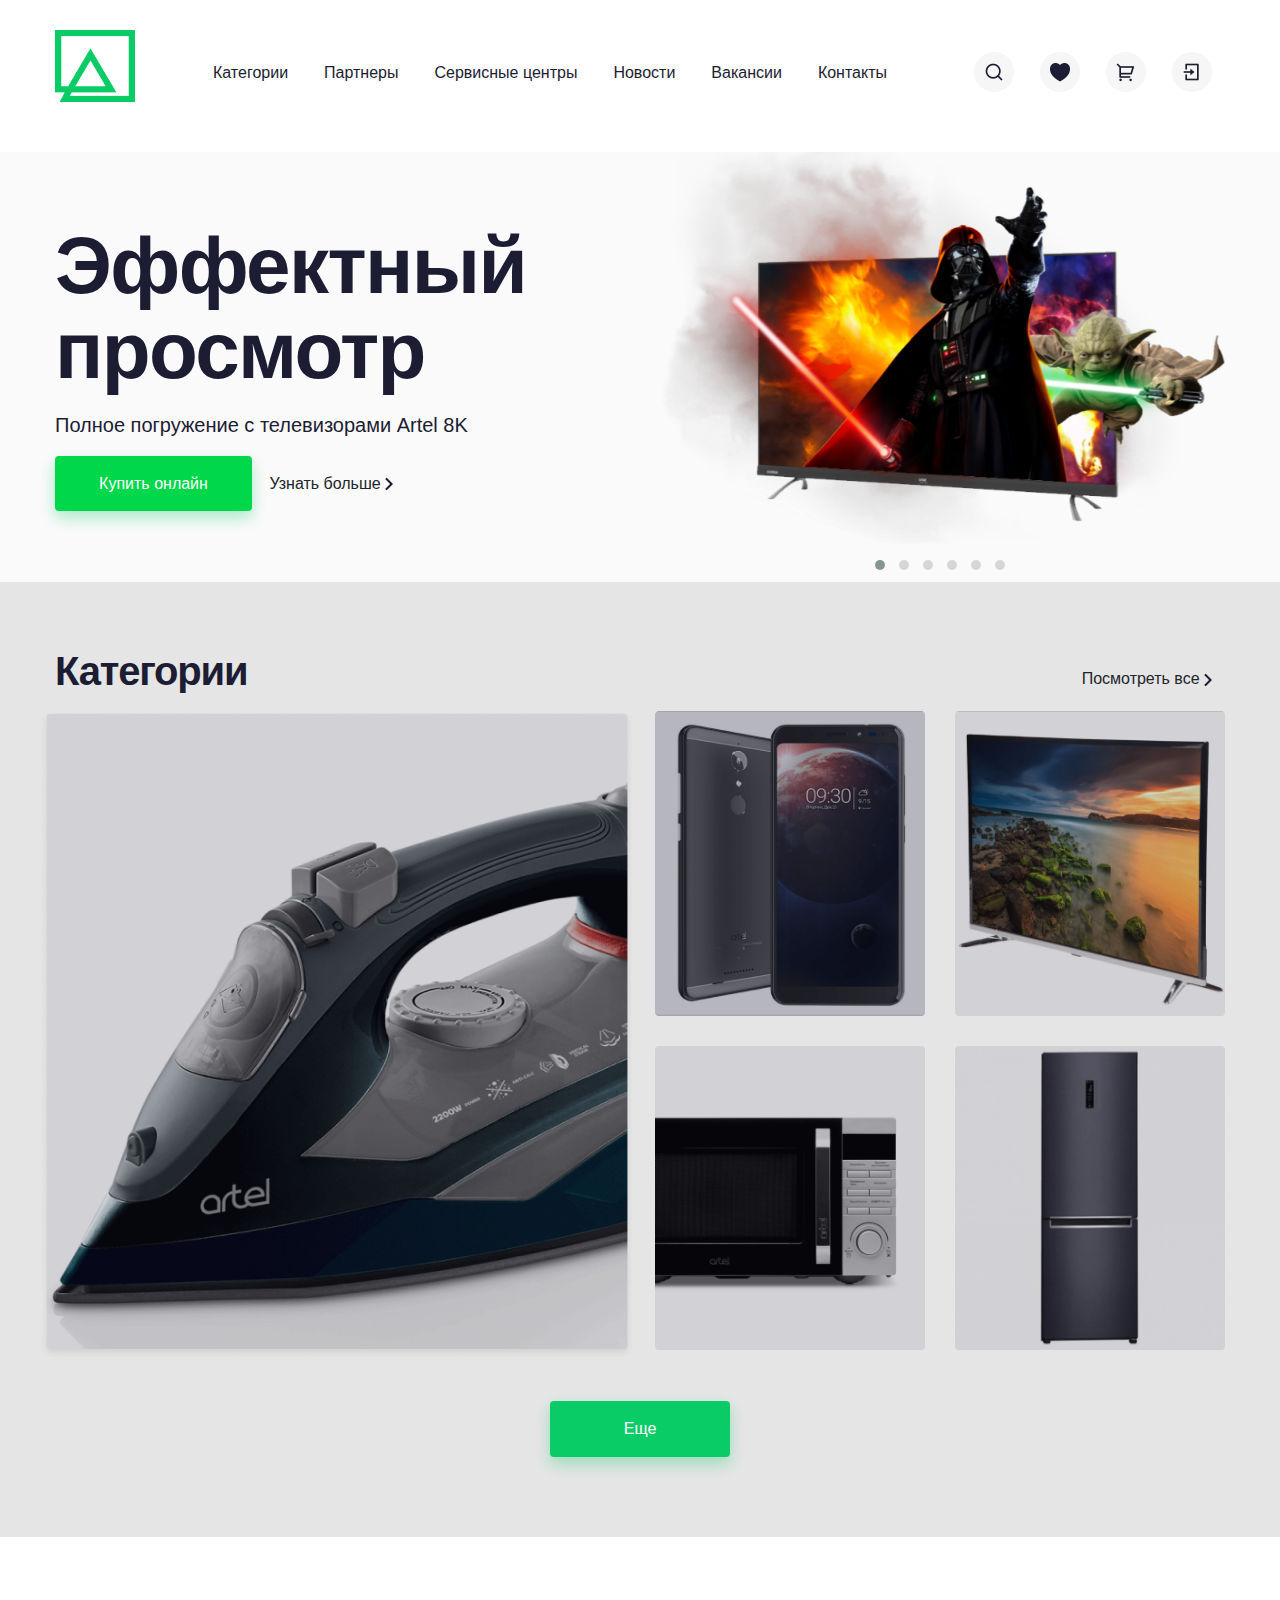
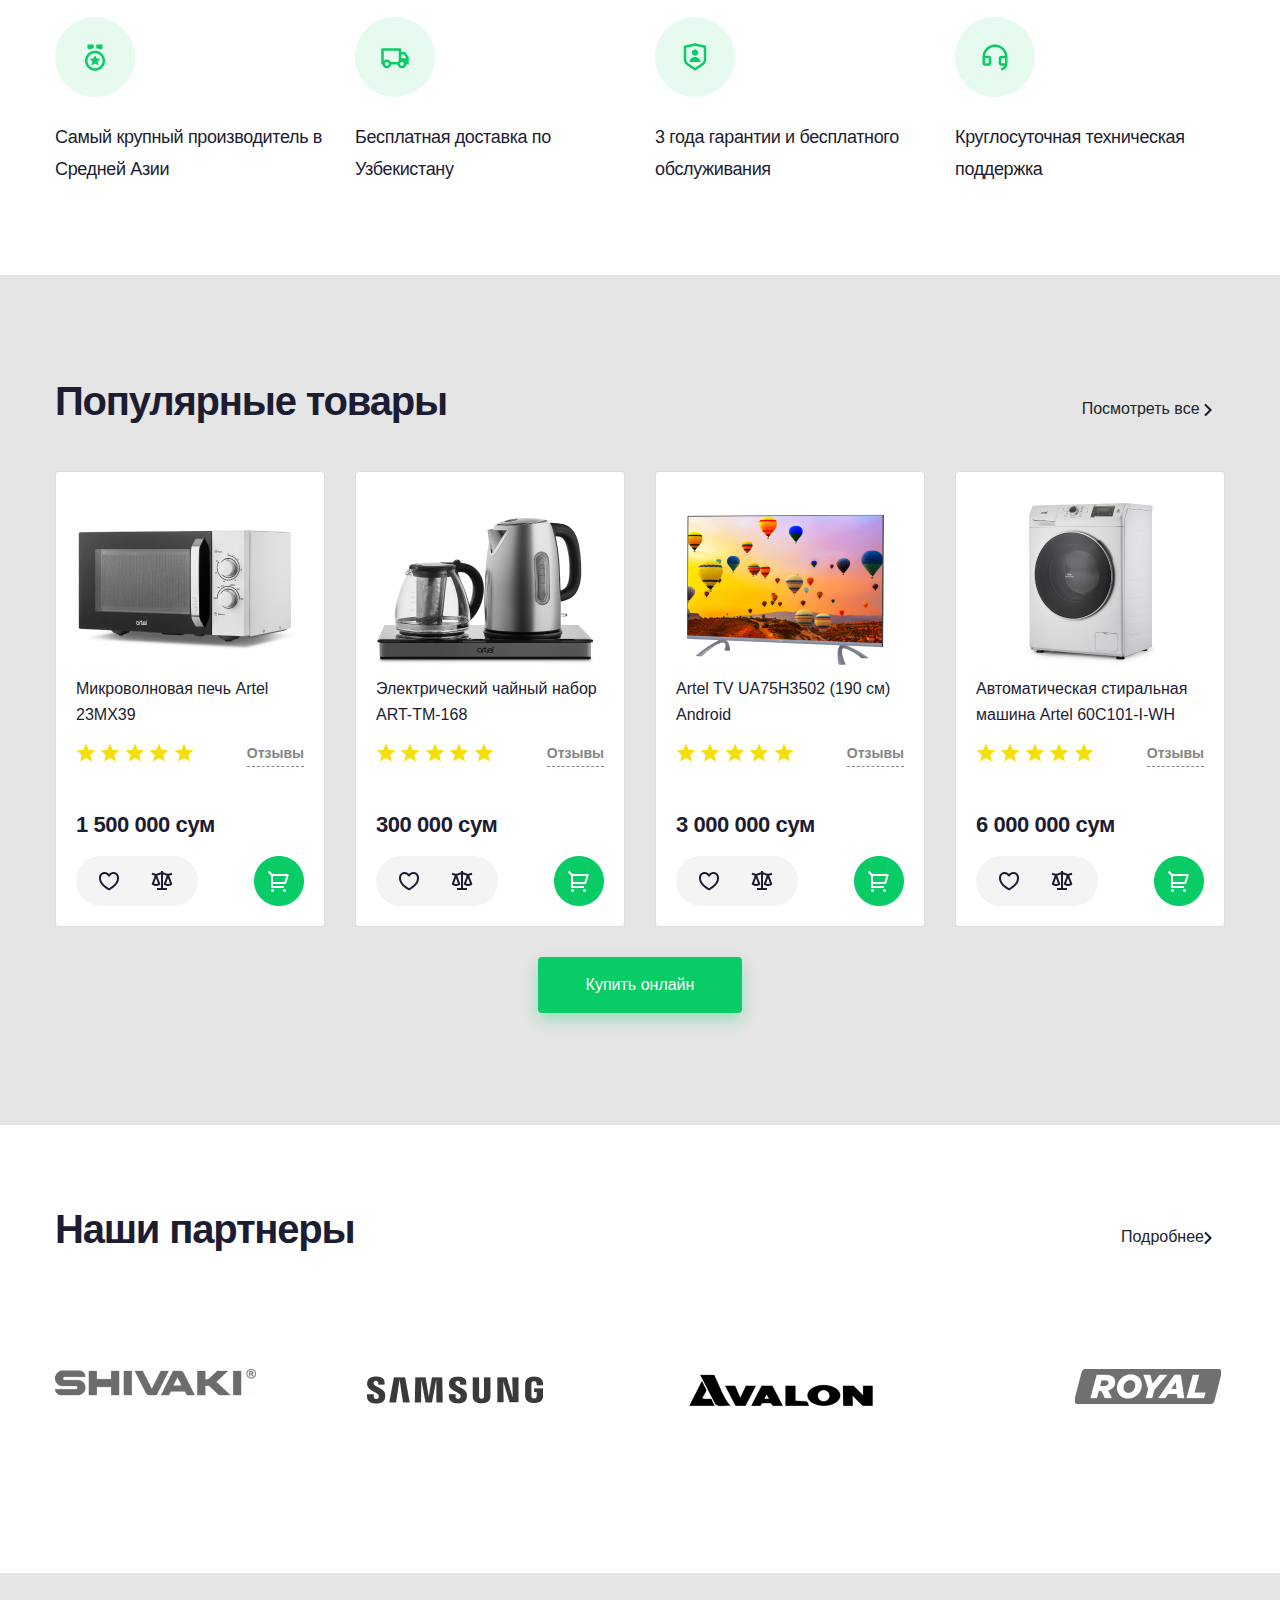
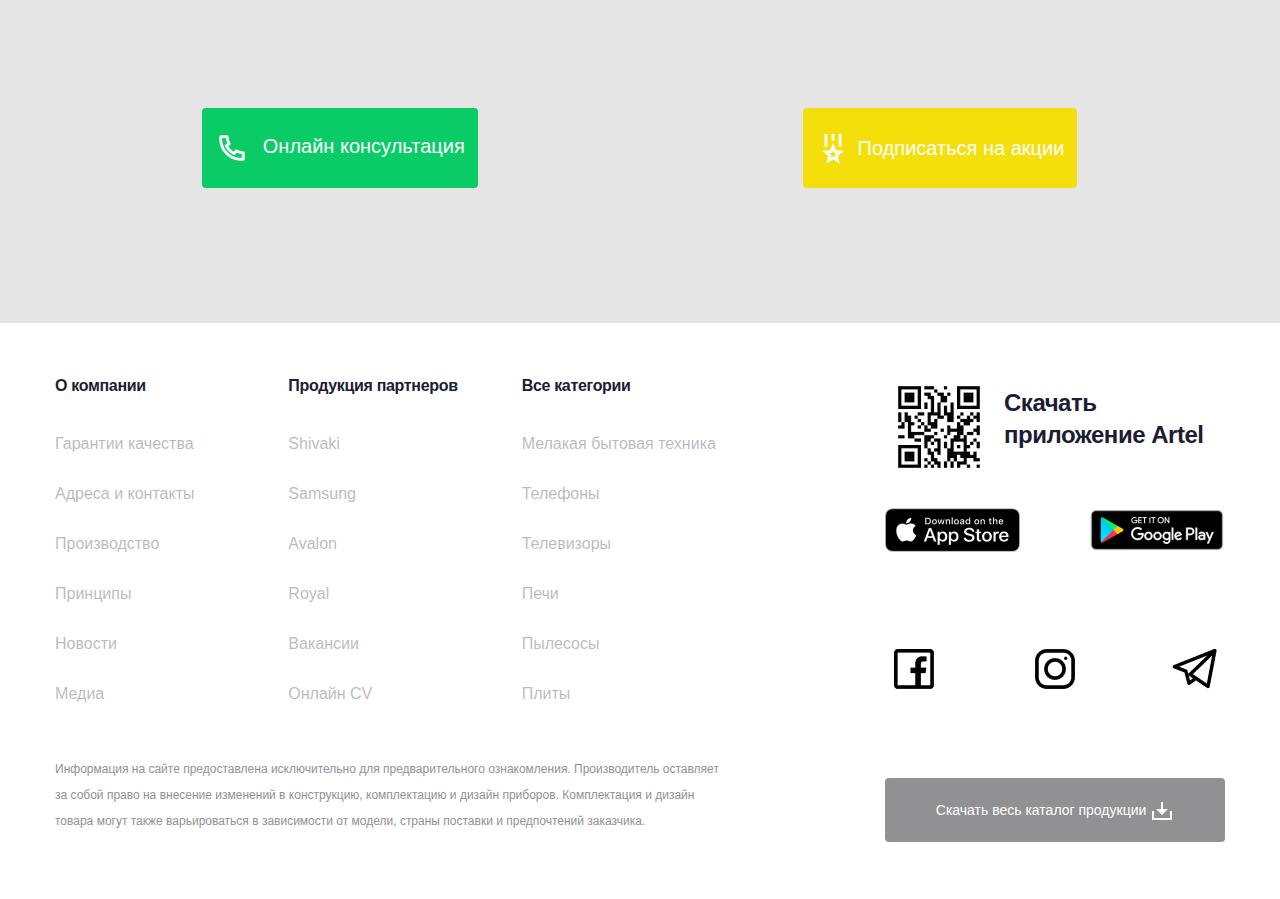
<file: index.html>
<!DOCTYPE html>
<html lang="en">
<head>
    <meta charset="UTF-8">
    <title>amaliyot</title>
    <meta name="viewport" content="width=device-width, initial-scale=1">
    <link rel="stylesheet" href="css/bootstrap.css">
    <link rel="stylesheet" href="plugins/OwlCarousel2-2.3.4/OwlCarousel2-2.3.4/dist/assets/owl.carousel.css">
    <link rel="stylesheet" href="plugins/OwlCarousel2-2.3.4/OwlCarousel2-2.3.4/dist/assets/owl.theme.default.css">
    <link rel="stylesheet" href="css/main.css">
</head>
<body>

<div class="container">
    <nav class="navbar navbar-expand-sm  justify-content-between p-0">

       <div class="left-side d-flex align-items-center justify-content-between">
           <a href="#" class="navbar-brand">
               <img src="images/logo.png" alt="">
           </a>

           <div class="collapse navbar-collapse" id="collapsibleNavbar">
           <ul class="navbar-nav">
               <li class="nav-item">
                   <a href="#" class="nav-link">Категории</a>
               </li>
               <li class="nav-item">
                   <a href="#" class="nav-link">Партнеры</a>
               </li>
               <li class="nav-item">
                   <a href="#" class="nav-link">Сервисные центры</a>
               </li>
               <li class="nav-item">
                   <a href="#" class="nav-link">Новости</a>
               </li>
               <li class="nav-item">
                   <a href="#" class="nav-link">Вакансии</a>
               </li>
               <li class="nav-item">
                   <a href="#" class="nav-link">Контакты</a>
               </li>
           </ul>
           </div>
       </div>

        <div class="right-side d-flex align-items-center justify-content-between">
            <button class="btn search-icon" data-toggle="modal" data-target="#searchModal">
                <img src="images/search.png" alt="">
            </button>

            <button class="btn rate-icon" data-toggle="modal" data-target="#rateModal">
                <img src="images/rating.png" alt="">
            </button>

            <button class="btn buy-icon" data-toggle="modal" data-target="#buyModal">
                <img src="images/buy.png" alt="">
            </button>

                <button class="navbar-toggler" type="button" data-toggle="collapse" data-target="#collapsibleNavbar">
                    <span class="more-icon"><img src="images/more.png" alt=""></span>
                </button>

            <button class="btn address-icon" data-toggle="modal" data-target="">
                <img src="images/addressing.png" alt="">
            </button>


            <div class="modal" id="searchModal">
                <div class="modal-dialog">
                    <div class="modal-content">
                        <div class="modal-header">
                            <h4 class="modal-title">What are you looking for?</h4>
                            <button type="button" class="close" data-dismiss="modal">&times;</button>
                        </div>

                        <div class="modal-body">
                            <label for="search"></label>
                            <textarea class="form-control" rows="5" id="search" placeholder="I am looking for*"></textarea>
                        </div>

                        <div class="modal-footer">
                            <button type="button" class="btn " data-dismiss="modal">search</button>
                        </div>
                    </div>
                </div>
            </div>
            <div class="modal" id="rateModal">
                <div class="modal-dialog">
                    <div class="modal-content">
                        <div class="modal-header">
                            <h4 class="modal-title">Why do you prefer us?</h4>
                            <button type="button" class="close" data-dismiss="modal">&times;</button>
                        </div>

                        <div class="modal-body">
                            <label for="name"></label>
                            <input type="text" id="name" placeholder="Your Name" class="d-block">
                            <label for="surname"></label>
                            <input type="text" id="surname" placeholder="Your surname" class="d-block">
                            <label for="reason"></label>
                            <input type="text" id="reason" placeholder="Why do you like us?" class="d-block">
                        </div>

                        <div class="modal-footer">
                            <button type="button" class="btn " data-dismiss="modal">rate</button>
                        </div>
                    </div>
                </div>
            </div>

            <div class="modal" id="buyModal">
                <div class="modal-dialog">
                    <div class="modal-content">
                        <div class="modal-header">
                            <h4 class="modal-title">You can order products online, here:</h4>
                            <button type="button" class="close" data-dismiss="modal">&times;</button>
                        </div>
                        <div class="modal-body">
                            <label for="name1"></label>
                            <input type="text" id="name1" placeholder="Your First Name" class="name-input mb-3">
                            <label for="surname1"></label>
                            <input type="text" id="surname1" placeholder="Your Last Name" class="name-input mb-3">
                            <label for="number"></label>
                            <input type="text" id="number" placeholder="Your Phone Number" class="mb-3">
                            <label for="mail"></label>
                            <input type="email" id="mail" placeholder="Your Email Address" class="mb-3">
                            <label for="payment"></label>
                            <input type="text" id="payment" placeholder="Enter name of product" class="mb-3">
                        </div>
                        <div class="modal-footer">
                            <button type="button" class="btn btn-block text-white" data-dismiss="modal"
                                    data-toggle="modal" data-target="#thanksModal">Order</button>
                        </div>
                    </div>
                </div>
            </div>
            <div class="modal" id="thanksModal">
                <div class="modal-dialog">
                    <div class="modal-content">
                        <div class="modal-header">
                            <h3>Great</h3>
                            <button type="button" class="close" data-dismiss="modal">&times;</button>
                        </div>
                        <div class="modal-body text-center">
                            <img src="images/success.png" alt="">
                            <h3 class="my-4">Thanks!</h3>
                            <h4 class="text-success">We are truly delighted that you choose us.</h4>
                            <h5 class="mt-3">We will contact you within three days.</h5>
                        </div>
                        <div class="modal-footer">
                            <button type="button" class="btn btn-block  " data-dismiss="modal"
                                    data-toggle="modal"> Back
                            </button>
                        </div>
                    </div>
                </div>
            </div>
        </div>
    </nav>

    <hr class="hr-position">
    <div class="for-search d-flex align-items-center">
        <label for="need">
            <span><img src="images/vector.png" alt=""></span>
        </label>
        <input type="text" id="need" placeholder=" Какую технику Вы ищите?">
    </div>
    <hr class="hr-position mt-3">
</div>

<section class="section-one">
    <div class="container">
            <div class="row">
                <div class="col-md-6 d-flex align-items-center">
                    <div class="all ">
                        <h1 class="title">Эффектный просмотр </h1>
                        <p class="comment">Полное погружение с телевизорами Artel 8K</p>
                        <div class="sales">
                            <button class="btn buy-icon text-white" data-toggle="modal" data-target="#buyModal">
                                Купить онлайн
                            </button>
                            <button type="button" class="btn for-more">
                                <span>Узнать больше <img src="images/Vector%20(1).png" alt="" ></span>
                            </button>
                        </div>
                    </div>
                </div>

                <div class="col-md-6">
                    <div class="owl-carousel owl-theme" id="carouselOne">
                        <div class="carousel-item">
                            <img src="images/carousel-img.png" alt="">
                        </div>
                        <div class="carousel-item">
                            <img src="images/carousel-img.png" alt="">
                        </div>
                        <div class="carousel-item">
                            <img src="images/carousel-img.png" alt="">
                        </div>
                        <div class="carousel-item">
                            <img src="images/carousel-img.png" alt="">
                        </div>
                        <div class="carousel-item">
                            <img src="images/carousel-img.png" alt="">
                        </div>
                        <div class="carousel-item">
                            <img src="images/carousel-img.png" alt="">
                        </div>


                    </div>

                </div>
            </div>
    </div>
</section>

<section class="section-two">
   <div class="container">
       <div class="section-heading d-flex justify-content-between">
           <p class="section-title">Категории</p>
           <button type="button" class="btn for-more">
               <span> Посмотреть все <img src="images/Vector%20(1).png" alt="" ></span>
           </button>
       </div>
       
       <div class="row">
         <div class="col-md-6 p-0">
             <div class="iron-img">
                 <img src="images/iron.png" alt="" class="">
                 <div class="overlay">
                     <div class="sale">Hot Sale</div>
                     <button type="button" class="btn" data-toggle="modal" data-target="#buyModal">
                         Click to order
                     </button>
                     <p class="mebel-type-text">Мелкая бытовая <br> техника</p>
                 </div>
             </div>
         </div>
           <div class="col-md-3">
               <div class="card">
                   <div class="phone-img">
                       <img src="images/phone.png" alt="">
                       <div class="overlay">
                           <div class="sale">Hot Sale</div>
                           <button type="button" class="btn" data-toggle="modal" data-target="#buyModal">
                               Click to order
                           </button>
                           <p class="mebel-type-text">Телефоны</p>
                       </div>
                   </div>
               </div>
               <div class="card">
                   <div class="phone-img mb-0">
                       <img src="images/pech.png" alt="">
                       <div class="overlay">
                           <div class="sale">Hot Sale</div>
                           <button type="button" class="btn" data-toggle="modal" data-target="#buyModal">
                               Click to order
                           </button>
                           <p class="mebel-type-text">Печи</p>
                       </div>
                   </div>
               </div>
           </div>
           <div class="col-md-3">
               <div class="card">
                   <div class="phone-img">
                       <img src="images/television.png" alt="">
                       <div class="overlay">
                           <div class="sale">Hot Sale</div>
                           <button type="button" class="btn" data-toggle="modal" data-target="#buyModal">
                               Click to order
                           </button>
                           <p class="mebel-type-text">Телевизоры</p>
                       </div>
                   </div>
               </div>
               <div class="card">
                   <div class="phone-img mb-0">
                       <img src="images/fridge.png" alt="">
                       <div class="overlay">
                           <div class="sale">Hot Sale</div>
                           <button type="button" class="btn" data-toggle="modal" data-target="#buyModal">
                               Click to order
                           </button>
                           <p class="mebel-type-text">Холодильники</p>
                       </div>
                   </div>
               </div>
           </div>

           <div class="to-see-more">
               <button class="btn  text-white">
                   Еще
               </button>
           </div>
       </div>
   </div>
</section>

<section class="section-three">
        <div class="container">
            <div class="row">
                <div class="col-sm-3">
                    <div class="element1">
                            <img src="images/el-one.png" alt="" class="el-photo">
                            <p class="definition">Самый крупный производитель  в Средней Азии</p>
                        <hr class="hr-position">
                    </div>
                </div>

                <div class="col-sm-3">
                    <div class="element1">
                        <img src="images/el-two.png" alt="">
                        <p class="definition">Бесплатная доставка  по Узбекистану</p>
                        <hr class="hr-position">
                    </div>
                </div>

                <div class="col-sm-3">
                    <div class="element1">
                        <img src="images/el-three.png" alt="">
                        <p class="definition">3 года гарантии и бесплатного  обслуживания </p>
                        <hr class="hr-position">
                    </div>
                </div>

                <div class="col-sm-3">
                    <div class="element1">
                        <img src="images/el-four.png" alt="">
                        <p class="definition">Круглосуточная техническая поддержка</p>
                        <hr class="hr-position">
                    </div>
                </div>
            </div>
        </div>
</section>

<section class="section-four">
    <div class="container">
        <div class="section-heading d-flex justify-content-between">
            <p class="section-title">Популярные товары</p>
            <button type="button" class="btn for-more">
                <span> Посмотреть все <img src="images/Vector%20(1).png" alt="" ></span>
            </button>
        </div>

       <div class="row">
           <div class="col-md-3">
               <div class="card">
                   <div class="card-body">
                       <div class="card-photo">
                           <img src="images/small-pech.png" alt="">
                       </div>
                       <div class="card-text">Микроволновая печь Artel 23MX39</div>
                       <div class="value d-flex  justify-content-between">
                           <div class="stars">
                               <img src="images/star.png" alt="">
                               <img src="images/star.png" alt="">
                               <img src="images/star.png" alt="">
                               <img src="images/star.png" alt="">
                               <img src="images/star.png" alt="">
                           </div>
                           <a href="#" class="">Отзывы</a>
                       </div>
                       <p class="price">1 500 000 сум</p>

                       <div class="last-info d-flex justify-content-between">
                          <div class="likes d-flex align-items-center justify-content-around">
                              <button class="btn rate-icon" data-toggle="modal" data-target="#rateModal">
                                  <img src="images/heart.png" alt="" >
                              </button>
                              <img src="images/scale.png" alt="" class="mr-3 scale">
                          </div>

                           <div class="green d-flex align-items-center justify-content-center">
                               <button class="btn buy-icon" data-toggle="modal" data-target="#buyModal">
                                   <img src="images/arava.png" alt="">
                               </button>
                           </div>
                       </div>
                   </div>
               </div>
           </div>
           <div class="col-md-3">
               <div class="card">
                   <div class="card-body">
                       <div class="card-photo">
                           <img src="images/Rectangle%20451.png" alt="">
                       </div>
                       <div class="card-text">Электрический чайный набор ART-TM-168</div>
                       <div class="value d-flex  justify-content-between">
                           <div class="stars">
                               <img src="images/star.png" alt="">
                               <img src="images/star.png" alt="">
                               <img src="images/star.png" alt="">
                               <img src="images/star.png" alt="">
                               <img src="images/star.png" alt="">
                           </div>
                           <a href="#" class="">Отзывы</a>
                       </div>
                       <p class="price">300 000 сум</p>
                       <div class="last-info d-flex justify-content-between">
                           <div class="likes d-flex align-items-center justify-content-around">
                               <button class="btn rate-icon" data-toggle="modal" data-target="#rateModal">
                                   <img src="images/heart.png" alt="" >
                               </button>
                               <img src="images/scale.png" alt="" class="mr-3 scale">
                           </div>
                           <div class="green d-flex align-items-center justify-content-center">
                               <button class="btn buy-icon" data-toggle="modal" data-target="#buyModal">
                                   <img src="images/arava.png" alt="">
                               </button>
                           </div>
                       </div>
                   </div>
               </div>
           </div>
           <div class="col-md-3">
               <div class="card">
                   <div class="card-body">
                       <div class="card-photo">
                           <img src="images/Rectangle%20458.png" alt="">
                       </div>
                       <div class="card-text">Artel TV UA75H3502 (190 см) Android</div>
                       <div class="value d-flex  justify-content-between">
                           <div class="stars">
                               <img src="images/star.png" alt="">
                               <img src="images/star.png" alt="">
                               <img src="images/star.png" alt="">
                               <img src="images/star.png" alt="">
                               <img src="images/star.png" alt="">
                           </div>
                           <a href="#" class="">Отзывы</a>
                       </div>
                       <p class="price">3 000 000 сум</p>
                       <div class="last-info d-flex justify-content-between">
                           <div class="likes d-flex align-items-center justify-content-around">
                               <button class="btn rate-icon" data-toggle="modal" data-target="#rateModal">
                                   <img src="images/heart.png" alt="" >
                               </button>
                               <img src="images/scale.png" alt="" class="mr-3 scale">
                           </div>
                           <div class="green d-flex align-items-center justify-content-center">
                               <button class="btn buy-icon" data-toggle="modal" data-target="#buyModal">
                                   <img src="images/arava.png" alt="">
                               </button>
                           </div>
                       </div>
                   </div>
               </div>
           </div>
           <div class="col-md-3">
               <div class="card">
                   <div class="card-body">
                       <div class="card-photo">
                           <img src="images/Rectangle%20465.png" alt="">
                       </div>
                       <div class="card-text">Автоматическая стиральная машина Artel 60C101-I-WH</div>
                       <div class="value d-flex  justify-content-between">
                           <div class="stars">
                               <img src="images/star.png" alt="">
                               <img src="images/star.png" alt="">
                               <img src="images/star.png" alt="">
                               <img src="images/star.png" alt="">
                               <img src="images/star.png" alt="">
                           </div>
                           <a href="#" class="">Отзывы</a>
                       </div>
                       <p class="price">6 000 000 сум</p>
                       <div class="last-info d-flex justify-content-between">
                           <div class="likes d-flex align-items-center justify-content-around">
                               <button class="btn rate-icon" data-toggle="modal" data-target="#rateModal">
                                   <img src="images/heart.png" alt="" >
                               </button>
                               <img src="images/scale.png" alt="" class="mr-3 scale">
                           </div>
                           <div class="green d-flex align-items-center justify-content-center">
                               <button class="btn buy-icon" data-toggle="modal" data-target="#buyModal">
                                   <img src="images/arava.png" alt="">
                               </button>
                           </div>
                       </div>
                   </div>
               </div>
           </div>
       </div>

        <div class="to-see-more d-flex justify-content-center" data-toggle="modal" data-target="#buyModal">
            <button type="button" class="btn text-white" >Купить онлайн</button>
        </div>
    </div>
</section>

<section class="section-five">
    <div class="container">
        <div class="section-heading d-flex justify-content-between">
            <p class="section-title">Наши партнеры</p>
            <button type="button" class="btn for-more">
                <span>Подробнее<img src="images/Vector%20(1).png" alt="" ></span>
            </button>
        </div>

            <div class="row brands">
                <div class="col-md-3"> <a href="https://shivaki.uz" target="_blank"><img src="images/image%20173.png" alt=""></a></div>
                <div class="col-md-3"> <a href="https://samsung.com" target="_blank"><img src="images/image%20174.png" alt=""></a></div>
                <div class="col-md-3"> <a href="https://avalon.uz" target="_blank"><img src="images/image%20175.png" alt=""></a></div>
                <div class="col-md-3"> <a href="https://royal.uz" target="_blank"><img src="images/image%20176.png" alt="" class="royal-img"></a></div>
            </div>
    </div>
</section>

<section class="section-six">
   <div class="container">
       <div class="row">
           <div class="col-md-6 d-flex justify-content-center">
               <button type="button" class="btn left-btn  d-flex align-items-center justify-content-center">
                   <a href="tel: +998 94 341 07 21"><img src="images/call.png" alt="" class="mr-2"> Онлайн консультация</a>
               </button>
           </div>

           <div class="col-md-6 d-flex justify-content-center">
               <button type="button" class="btn right-btn d-flex align-items-center justify-content-center" data-toggle="modal" data-target="#sale-member">
                   <img src="images/aksiya.png" alt="" class="mr-2"> Подписаться на акции
               </button>
           </div>
       </div>
   </div>


    <div class="modal" id="sale-member">
        <div class="modal-dialog">
            <div class="modal-content">
                <div class="modal-header">
                    <h4 class="modal-title">Fill this form to become a member of our Sale</h4>
                    <button type="button" class="close" data-dismiss="modal">&times;</button>
                </div>
                <div class="modal-body">
                    <label for="name2"></label>
                    <input type="text" id="name2" placeholder="Your First Name" class="name-input mb-3">
                    <label for="surname2"></label>
                    <input type="text" id="surname2" placeholder="Your Last Name" class="name-input mb-3">
                    <label for="number2"></label>
                    <input type="text" id="number2" placeholder="Your Phone Number" class="mb-3">
                    <label for="mail2"></label>
                    <input type="email" id="mail2" placeholder="Your Email Address" class="mb-3">
                </div>
                <div class="modal-footer">
                    <button type="button" class="btn btn-block text-white" data-dismiss="modal"
                            data-toggle="modal" data-target="#thanksModal">Order</button>
                </div>
            </div>
        </div>
    </div>

</section>

<footer>
    <div class="container">
        <div class="row">
            <div class="col-md-7 options">
                <div class="row">
                    <div class="col-md-4">
                        <div class="footer-header">О компании</div>
                        <a href="#">Гарантии качества</a>
                        <a href="#">Адреса и контакты</a>
                        <a href="#">Производство</a>
                        <a href="#">Принципы</a>
                        <a href="#">Новости</a>
                        <a href="#">Медиа</a>
                    </div>
                    <div class="col-md-4">
                        <div class="footer-header">Продукция партнеров</div>
                        <a href="#">Shivaki</a>
                        <a href="#">Samsung</a>
                        <a href="#">Avalon</a>
                        <a href="#">Royal</a>
                        <a href="#">Вакансии</a>
                        <a href="#">Онлайн CV</a>
                    </div>
                    <div class="col-md-4">
                        <div class="footer-header">Все категории</div>
                        <a href="#">Мелакая бытовая техника</a>
                        <a href="#">Телефоны</a>
                        <a href="#">Телевизоры</a>
                        <a href="#">Печи</a>
                        <a href="#">Пылесосы</a>
                        <a href="#">Плиты</a>
                    </div>
                </div>
                <div class="row">
                    <div class="col-md-12">
                        <div class="footer-text">
                            Информация на сайте предоставлена исключительно для предварительного ознакомления.
                            Производитель оставляет за собой право на внесение изменений в конструкцию, комплектацию и дизайн приборов.
                            Комплектация и дизайн товара могут также варьироваться в зависимости от модели, страны поставки и предпочтений заказчика.
                        </div>
                    </div>
                </div>
            </div>

            <div class="col-md-5">
                <div class="for-apps">

                        <div class="scanner">
                            <a href="#"><img src="images/scan.png" alt="" class="scan-img"></a>
                            <p class="download-text">Скачать <br> приложение Artel</p>
                        </div>

                        <div class="scanner1">
                            <a href="#"><img src="images/apple.png" alt="" class="apple-market"></a>
                            <a href="#"><img src="images/android.png" alt=""></a>
                        </div>

                        <div class="scanner2">
                          <div class="facebook-img">  <a href="#"> <img src="images/facebook.png" alt=""></a></div>
                            <div class="insta-img"><a href="#"> <img src="images/insta.png" alt=""></a></div>
                            <div class="tg-img"><a href="#"><img src="images/tg.png" alt=""></a></div>
                        </div>

                        <button type="button" class="btn btn-block">
                            Скачать весь каталог продукции <img src="images/download.png" alt="">
                        </button>
                </div>
            </div>
        </div>

    </div>
</footer>



<script src="js/jquery.js"></script>
<script src="js/src/popover.js"></script>
<script src="js/bootstrap.js"></script>
<script src="plugins/OwlCarousel2-2.3.4/OwlCarousel2-2.3.4/dist/owl.carousel.js"></script>
<script src="plugins/Highcharts-6.0.1/code/highcharts.js"></script>
<script src="plugins/Highcharts-6.0.1/code/modules/variable-pie.js"></script>
<script src="plugins/Highcharts-6.0.1/code/modules/variable-pie.src.js"></script>
<script src="js/index.js"></script>

</body>
</html>
</file>
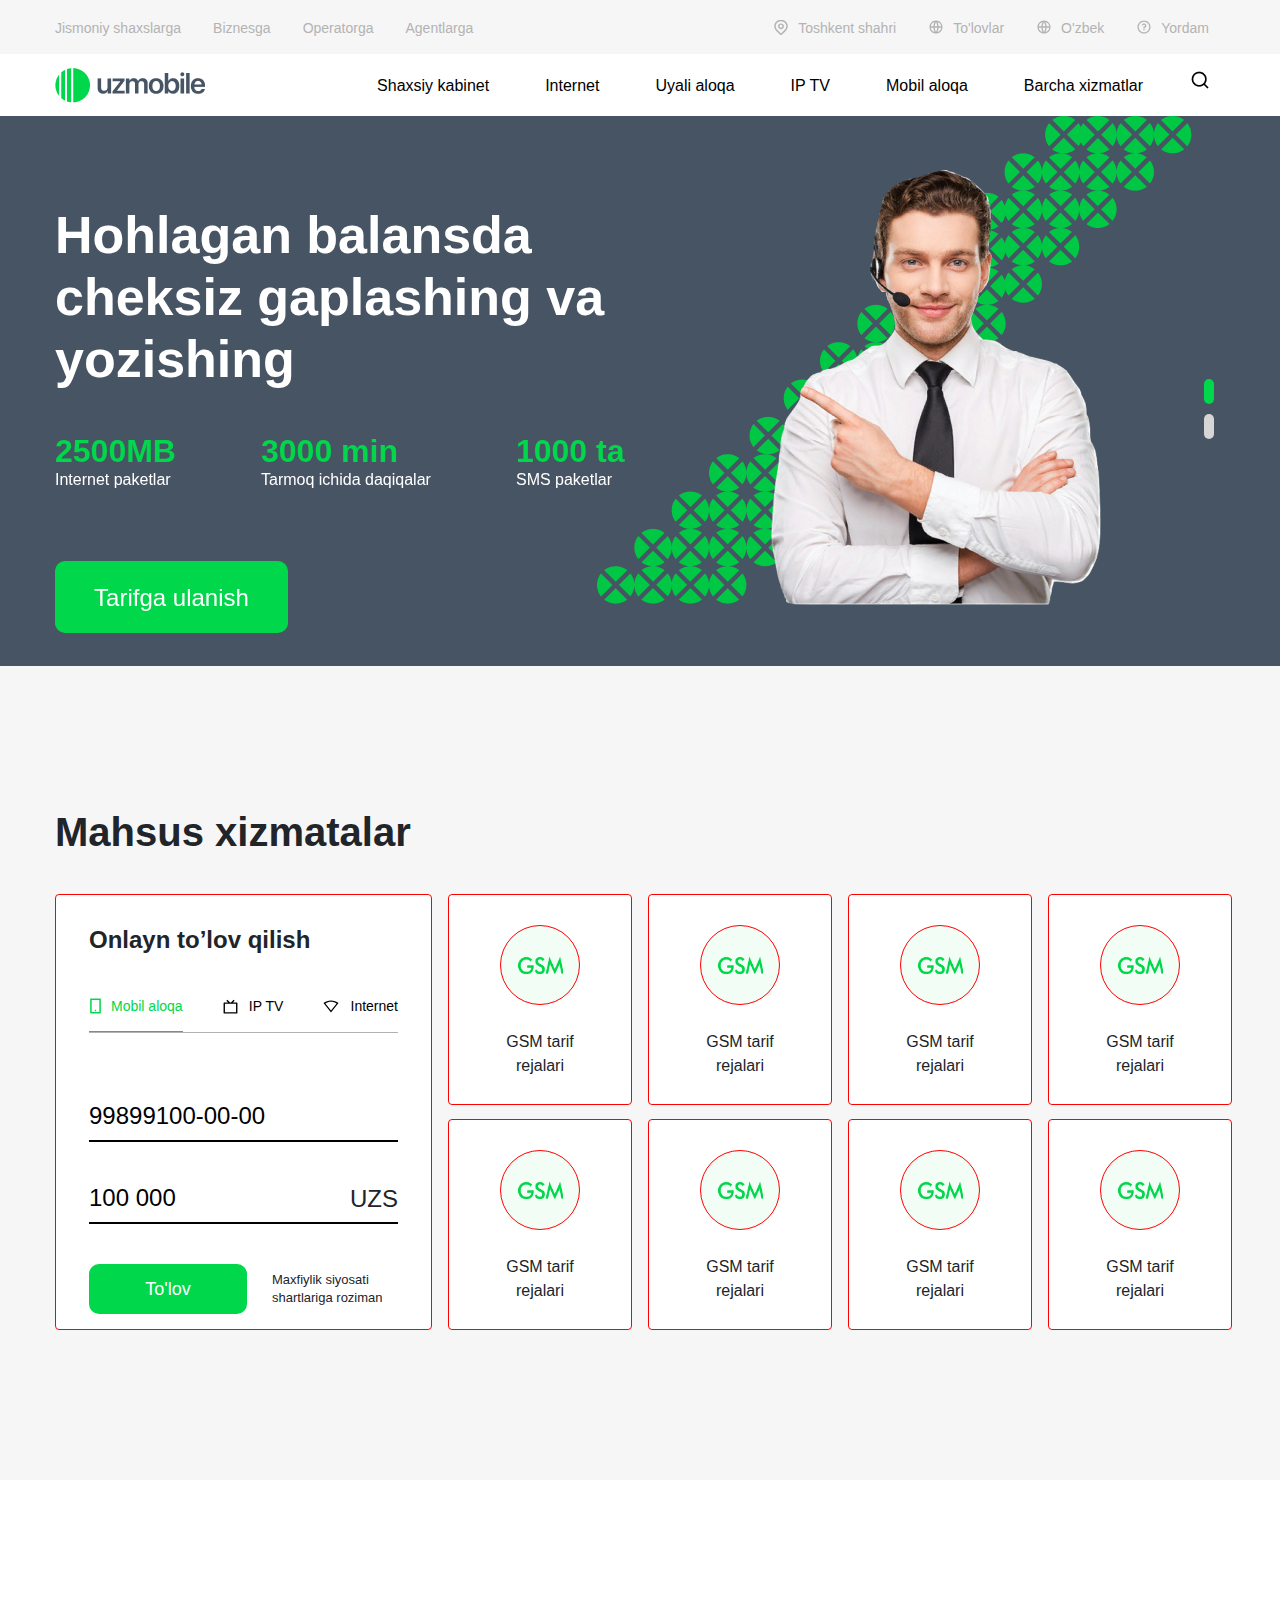
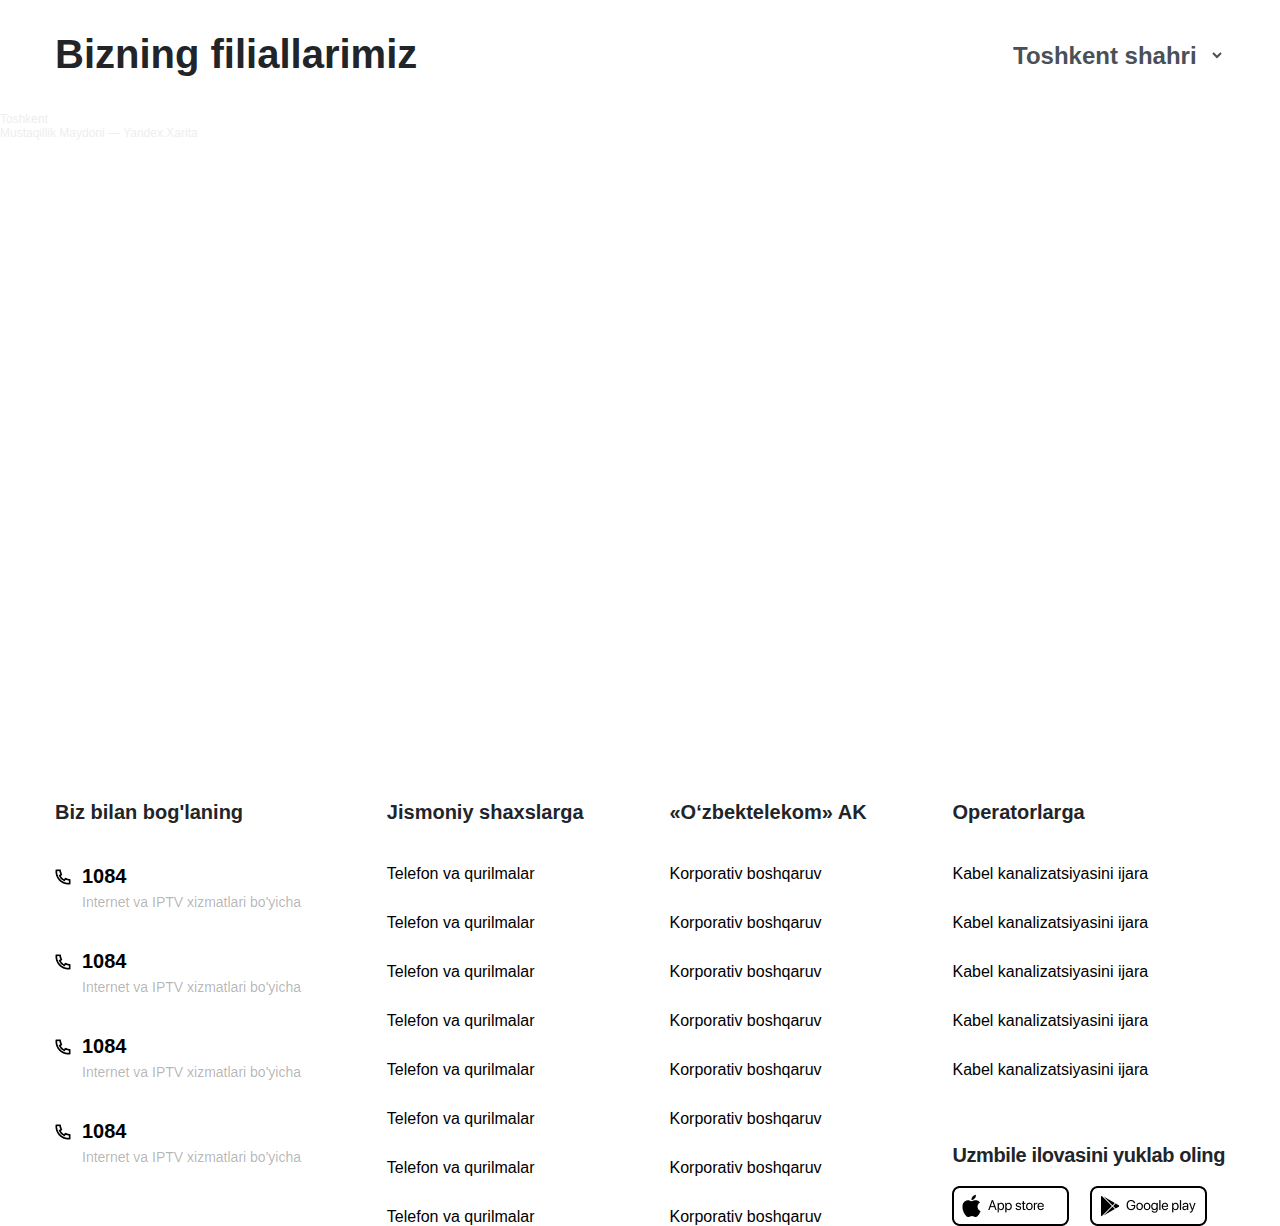
<file: amaliyot by Doston aka/amaliyot/index.html>
<!DOCTYPE html>
<html lang="en">
<head>
    <meta charset="UTF-8">
    <title>Amaliyot </title>
    <link rel="icon" href="images/favIcon.png">
    <meta name="viewport" content="width=device-width, initial-scale=1">
    <link rel="stylesheet" href="css/bootstrap.css">
    <link rel="stylesheet" href="plugins/OwlCarousel2-2.3.4/OwlCarousel2-2.3.4/dist/assets/owl.carousel.css">
    <link rel="stylesheet" href="plugins/OwlCarousel2-2.3.4/OwlCarousel2-2.3.4/dist/assets/owl.theme.default.css">
    <link rel="stylesheet" href="css/main.css">
</head>
<body>

<div class="top-menu">
    <div class="container">

        <div class="d-flex w-100 justify-content-between">
            <div class="left-side">
                <ul class="nav">
                    <li class="nav-item">
                        <a href="#" class="nav-link ml-0">Jismoniy shaxslarga</a>
                    </li>
                    <li class="nav-item">
                        <a href="#" class="nav-link">Biznesga</a>
                    </li>
                    <li class="nav-item">
                        <a href="#" class="nav-link">Operatorga</a>
                    </li>
                    <li class="nav-item">
                        <a href="#" class="nav-link">Agentlarga</a>
                    </li>
                </ul>
            </div>
            <div class="right-side">
                <ul class="nav">
                    <li class="nav-item">
                        <span class="icon icon-map"></span>
                        <a href="#" class="nav-link">Toshkent shahri</a>
                    </li>
                    <li class="nav-item">
                        <span class="icon icon-payment"></span>
                        <a href="#" class="nav-link">To'lovlar</a>
                    </li>
                    <li class="nav-item">
                        <span class="icon icon-language"></span>
                        <a href="#" class="nav-link">O'zbek</a>
                    </li>
                    <li class="nav-item">
                        <span class="icon icon-faq"></span>
                        <a href="#" class="nav-link">Yordam</a>
                    </li>
                </ul>
            </div>
        </div>
    </div>

</div>

<div class="container">
    <nav class="navbar navbar-expand-sm pl-0">
        <a href="#" class="navbar-brand">
            <img src="images/logo.png" alt="">
        </a>

        <div class="mobile-search">
            <img src="images/search.png" alt="">
        </div>

        <button type="button" class="navbar-toggler"
                data-toggle="collapse" data-target="#myCollapse">
            <img src="images/burger.png" alt="">
        </button>

        <div class="collapse navbar-collapse" id="myCollapse">
            <ul class="nav navbar-nav w-100 justify-content-end">
                <li class="nav-item">
                    <a href="#" class="nav-link">Shaxsiy kabinet</a>
                </li>
                <li class="nav-item">
                    <a href="#" class="nav-link">Internet</a>
                </li>
                <li class="nav-item">
                    <a href="#" class="nav-link">Uyali aloqa</a>
                </li>
                <li class="nav-item">
                    <a href="#" class="nav-link">IP TV</a>
                </li>
                <li class="nav-item">
                    <a href="#" class="nav-link">Mobil aloqa </a>
                </li>
                <li class="nav-item">
                    <a href="#" class="nav-link">Barcha xizmatlar</a>
                </li>
                <li class="nav-item">
                    <div class="desktop-search">
                        <img src="images/search.png" alt="">
                    </div>
                </li>
            </ul>
        </div>
    </nav>
</div>

<header>
    <div class="container position-relative">
        <div class="row">
            <div class="col-md-7">


                <div class="owl-carousel owl-theme" id="myCarousel">
                    <div>
                        <div class="title">
                            Hohlagan balansda cheksiz
                            gaplashing va yozishing
                        </div>
                        <div class="d-flex justify-content-between w-85">
                            <div class="bonus">
                                <div class="trafic">
                                    2500MB
                                </div>
                                <div class="text">
                                    Internet paketlar
                                </div>
                            </div>
                            <div class="bonus">
                                <div class="trafic">
                                    3000 min
                                </div>
                                <div class="text">
                                    Tarmoq ichida daqiqalar
                                </div>
                            </div>
                            <div class="bonus">
                                <div class="trafic">
                                    1000 ta
                                </div>
                                <div class="text">
                                    SMS paketlar
                                </div>
                            </div>
                        </div>
                        <button type="button" class="connect-btn">
                            Tarifga ulanish
                        </button>
                    </div>

                    <div>
                        <div class="title">
                            Hohlagan balansda cheksiz
                            gaplashing va yozishing
                        </div>
                        <div class="d-flex justify-content-between w-85">
                            <div class="bonus">
                                <div class="trafic">
                                    2500MB
                                </div>
                                <div class="text">
                                    Internet paketlar
                                </div>
                            </div>
                            <div class="bonus">
                                <div class="trafic">
                                    3000 min
                                </div>
                                <div class="text">
                                    Tarmoq ichida daqiqalar
                                </div>
                            </div>
                            <div class="bonus">
                                <div class="trafic">
                                    1000 ta
                                </div>
                                <div class="text">
                                    SMS paketlar
                                </div>
                            </div>
                        </div>
                        <button type="button" class="connect-btn">
                            Tarifga ulanish
                        </button>
                    </div>
                </div>


            </div>
            <div class="col-md-5">
                <img src="images/operatoe.png" class="operator" alt="">
            </div>
        </div>
        <img src="images/bg-img.png" class="header-img" alt="">
    </div>
</header>

<section class="section-one">
    <div class="container">
        <div class="title">
            Mahsus xizmatalar
        </div>
        <div class="row">
            <div class="col-md-4 pr-2">
                <div class="card">
                    <div class="title">
                        Onlayn to’lov qilish
                    </div>

                    <ul class="nav justify-content-between">
                        <li class="nav-item">
                            <a href="#mobile" class="nav-link active" data-toggle="tab">
                                <span class="icon icon-mobile"></span>
                                Mobil aloqa
                            </a>
                        </li>
                        <li class="nav-item">
                            <a href="#tv" class="nav-link" data-toggle="tab">
                                <span class="icon icon-tv"></span>
                                IP TV
                            </a>
                        </li>
                        <li class="nav-item">
                            <a href="#internet" class="nav-link" data-toggle="tab">
                                <span class="icon icon-internet"></span>
                                Internet
                            </a>
                        </li>
                    </ul>

                    <div class="tab-content">
                        <div class="tab-pane active" id="mobile">
                            <input type="text" class="form-control" placeholder="99899100-00-00">
                            <div class="position-relative">
                                <input type="text" class="form-control" placeholder="100 000">
                                <div class="uzs">
                                    uzs
                                </div>
                            </div>
                            <div class="pane-footer">
                                <div>
                                    <button type="button" class="payment-btn">
                                        To'lov
                                    </button>
                                </div>
                                <div class="faq-text">
                                    Maxfiylik siyosati
                                    shartlariga roziman
                                </div>
                            </div>

                        </div>
                        <div class="tab-pane" id="tv">
                            <input type="text" class="form-control" placeholder="99899100-00-00">
                            <div class="position-relative">
                                <input type="text" class="form-control" placeholder="200 000">
                                <div class="uzs">
                                    uzs
                                </div>
                            </div>
                            <div class="pane-footer">
                                <div>
                                    <button type="button" class="payment-btn">
                                        To'lov
                                    </button>
                                </div>
                                <div class="faq-text">
                                    Maxfiylik siyosati
                                    shartlariga roziman
                                </div>
                            </div>
                        </div>
                        <div class="tab-pane" id="internet">
                            <input type="text" class="form-control" placeholder="99899100-00-00">
                            <div class="position-relative">
                                <input type="text" class="form-control" placeholder="300 000">
                                <div class="uzs">
                                    uzs
                                </div>
                            </div>
                            <div class="pane-footer">
                                <div>
                                    <button type="button" class="payment-btn">
                                        To'lov
                                    </button>
                                </div>
                                <div class="faq-text">
                                    Maxfiylik siyosati
                                    shartlariga roziman
                                </div>
                            </div>
                        </div>
                    </div>
                </div>
            </div>
            <div class="col-md-2 flex-col">
                <div class="card">
                    <div class="circle">
                        <img src="images/gsm.png" alt="">
                    </div>
                    <div class="text">
                        GSM tarif
                        rejalari
                    </div>
                </div>
                <div class="card">
                    <div class="circle">
                        <img src="images/gsm.png" alt="">
                    </div>
                    <div class="text">
                        GSM tarif
                        rejalari
                    </div>
                </div>
            </div>
            <div class="col-md-2 flex-col">
                <div class="card">
                    <div class="circle">
                        <img src="images/gsm.png" alt="">
                    </div>
                    <div class="text">
                        GSM tarif
                        rejalari
                    </div>
                </div>
                <div class="card">
                    <div class="circle">
                        <img src="images/gsm.png" alt="">
                    </div>
                    <div class="text">
                        GSM tarif
                        rejalari
                    </div>
                </div>
            </div>
            <div class="col-md-2 flex-col">
                <div class="card">
                    <div class="circle">
                        <img src="images/gsm.png" alt="">
                    </div>
                    <div class="text">
                        GSM tarif
                        rejalari
                    </div>
                </div>
                <div class="card">
                    <div class="circle">
                        <img src="images/gsm.png" alt="">
                    </div>
                    <div class="text">
                        GSM tarif
                        rejalari
                    </div>
                </div>
            </div>
            <div class="col-md-2 flex-col">
                <div class="card">
                    <div class="circle">
                        <img src="images/gsm.png" alt="">
                    </div>
                    <div class="text">
                        GSM tarif
                        rejalari
                    </div>
                </div>
                <div class="card">
                    <div class="circle">
                        <img src="images/gsm.png" alt="">
                    </div>
                    <div class="text">
                        GSM tarif
                        rejalari
                    </div>
                </div>
            </div>

        </div>
    </div>
</section>

<section class="section-two">

    <div class="container">
        <div class="d-flex justify-content-between mobile-select">
            <div class="title">
                Bizning filiallarimiz
            </div>
            <div>
                <select name="region" class="form-control">
                    <option value="toshkent">Toshkent shahri</option>
                    <option value="toshkent">Toshkent shahri</option>
                    <option value="toshkent">Toshkent shahri</option>
                </select>
            </div>
        </div>


    </div>

    <div class="map">
        <div style="position:relative;overflow:hidden;"><a
                href="https://yandex.uz/maps/10335/tashkent/?utm_medium=mapframe&utm_source=maps"
                style="color:#eee;font-size:12px;position:absolute;top:0px;">Toshkent</a><a
                href="https://yandex.uz/maps/10335/tashkent/stops/1588814065/?ll=69.271839%2C41.314417&tab=overview&utm_medium=mapframe&utm_source=maps&z=18.03"
                style="color:#eee;font-size:12px;position:absolute;top:14px;">Mustaqillik Maydoni —
            Yandex.Xarita</a>
            <iframe src="https://yandex.uz/map-widget/v1/-/CCUaJIgSdB" frameborder="1"
                    allowfullscreen="true" style="position:relative;"></iframe>
        </div>
    </div>
</section>

<footer>
    <div class="container">
        <div class="row">
            <div class="col-md-12 desktop-footer">
                <div class="main-footer">
                    <div class="connect-footer">
                        <div class="footer-title">
                            Biz bilan bog'laning
                        </div>
                        <div class="d-flex">
                            <div class="for-img">
                                <img src="images/phone.png" alt="">
                            </div>
                            <div class="for-text">
                                <div class="number">
                                    <a href="tel:1084">1084</a>
                                </div>
                                <div class="text">
                                    Internet va IPTV xizmatlari bo'yicha
                                </div>
                            </div>
                        </div>
                        <div class="d-flex">
                            <div class="for-img">
                                <img src="images/phone.png" alt="">
                            </div>
                            <div class="for-text">
                                <div class="number">
                                    <a href="tel:1084">1084</a>
                                </div>
                                <div class="text">
                                    Internet va IPTV xizmatlari bo'yicha
                                </div>
                            </div>
                        </div>
                        <div class="d-flex">
                            <div class="for-img">
                                <img src="images/phone.png" alt="">
                            </div>
                            <div class="for-text">
                                <div class="number">
                                    <a href="tel:1084">1084</a>
                                </div>
                                <div class="text">
                                    Internet va IPTV xizmatlari bo'yicha
                                </div>
                            </div>
                        </div>
                        <div class="d-flex">
                            <div class="for-img">
                                <img src="images/phone.png" alt="">
                            </div>
                            <div class="for-text">
                                <div class="number">
                                    <a href="tel:1084">1084</a>
                                </div>
                                <div class="text mb-0">
                                    Internet va IPTV xizmatlari bo'yicha
                                </div>
                            </div>
                        </div>
                    </div>

                    <div class="footer-menu">
                        <div class="footer-title">
                            Jismoniy shaxslarga
                        </div>
                        <ul class="nav flex-column">
                            <li class="nav-item">
                                <a href="#" class="nav-link">
                                    Telefon va qurilmalar
                                </a>
                            </li>
                            <li class="nav-item">
                                <a href="#" class="nav-link">
                                    Telefon va qurilmalar
                                </a>
                            </li>
                            <li class="nav-item">
                                <a href="#" class="nav-link">
                                    Telefon va qurilmalar
                                </a>
                            </li>
                            <li class="nav-item">
                                <a href="#" class="nav-link">
                                    Telefon va qurilmalar
                                </a>
                            </li>
                            <li class="nav-item">
                                <a href="#" class="nav-link">
                                    Telefon va qurilmalar
                                </a>
                            </li>
                            <li class="nav-item">
                                <a href="#" class="nav-link">
                                    Telefon va qurilmalar
                                </a>
                            </li>
                            <li class="nav-item">
                                <a href="#" class="nav-link">
                                    Telefon va qurilmalar
                                </a>
                            </li>
                            <li class="nav-item">
                                <a href="#" class="nav-link">
                                    Telefon va qurilmalar
                                </a>
                            </li>
                        </ul>
                    </div>
                    <div class="footer-menu">
                        <div class="footer-title">
                            «O‘zbektelekom» AK
                        </div>
                        <ul class="nav flex-column">
                            <li class="nav-item">
                                <a href="#" class="nav-link">
                                    Korporativ boshqaruv
                                </a>
                            </li>
                            <li class="nav-item">
                                <a href="#" class="nav-link">
                                    Korporativ boshqaruv
                                </a>
                            </li>
                            <li class="nav-item">
                                <a href="#" class="nav-link">
                                    Korporativ boshqaruv
                                </a>
                            </li>
                            <li class="nav-item">
                                <a href="#" class="nav-link">
                                    Korporativ boshqaruv
                                </a>
                            </li>
                            <li class="nav-item">
                                <a href="#" class="nav-link">
                                    Korporativ boshqaruv
                                </a>
                            </li>
                            <li class="nav-item">
                                <a href="#" class="nav-link">
                                    Korporativ boshqaruv
                                </a>
                            </li>
                            <li class="nav-item">
                                <a href="#" class="nav-link">
                                    Korporativ boshqaruv
                                </a>
                            </li>
                            <li class="nav-item">
                                <a href="#" class="nav-link">
                                    Korporativ boshqaruv
                                </a>
                            </li>

                        </ul>
                    </div>
                    <div class="footer-menu">
                        <div class="footer-title">
                            Operatorlarga
                        </div>
                        <ul class="nav flex-column">
                            <li class="nav-item">
                                <a href="#" class="nav-link">
                                    Kabel kanalizatsiyasini ijara
                                </a>
                            </li>
                            <li class="nav-item">
                                <a href="#" class="nav-link">
                                    Kabel kanalizatsiyasini ijara
                                </a>
                            </li>
                            <li class="nav-item">
                                <a href="#" class="nav-link">
                                    Kabel kanalizatsiyasini ijara
                                </a>
                            </li>
                            <li class="nav-item">
                                <a href="#" class="nav-link">
                                    Kabel kanalizatsiyasini ijara
                                </a>
                            </li>
                            <li class="nav-item">
                                <a href="#" class="nav-link">
                                    Kabel kanalizatsiyasini ijara
                                </a>
                            </li>
                        </ul>

                        <div class="app">
                            <div class="app-title">
                                Uzmbile ilovasini yuklab oling
                            </div>
                            <a href="#">
                                <img src="images/google-play.png" alt="">
                            </a>
                            <a href="#">
                                <img class="ml-3" src="images/app-store.png" alt="">
                            </a>


                        </div>
                    </div>
                </div>
            </div>

            <div class="col-md-12 mobile-footer">
                <div class="app">
                    <div class="app-title">
                        Uzmbile ilovasini yuklab oling
                    </div>
                    <a href="#">
                        <img src="images/google-play.png" alt="">
                    </a>
                    <a href="#">
                        <img class="ml-3" src="images/app-store.png" alt="">
                    </a>


                </div>
            </div>

            <div class="col-md-12 mobile-footer">
                <div class="d-flex justify-content-between w-85 mt-5">
                    <div class="d-flex">
                        <div class="for-img">
                            <img src="images/phone.png" alt="">
                        </div>
                        <div class="for-text">
                            <div class="number">
                                <a href="tel:1084">1084</a>
                            </div>
                        </div>
                    </div>
                    <div class="d-flex">
                        <div class="for-img">
                            <img src="images/phone.png" alt="">
                        </div>
                        <div class="for-text">
                            <div class="number">
                                <a href="tel:1084">1084</a>
                            </div>
                        </div>
                    </div>
                    <div class="d-flex">
                        <div class="for-img">
                            <img src="images/phone.png" alt="">
                        </div>
                        <div class="for-text">
                            <div class="number">
                                <a href="tel:1084">1084</a>
                            </div>
                        </div>
                    </div>
                    <div class="d-flex">
                        <div class="for-img">
                            <img src="images/phone.png" alt="">
                        </div>
                        <div class="for-text">
                            <div class="number">
                                <a href="tel:1084">1084</a>
                            </div>
                        </div>
                    </div>
                </div>
            </div>

            <div class="col-md-12 mobile-footer">
                <div data-toggle="collapse" data-target="#myCollapse1" class="my-collapse d-flex justify-content-between">
                    <div> Jismoniy shaxslarga</div>
                    <div><img src="images/down.png" alt=""></div>
                </div>
                <div class="collapse" id="myCollapse1">
                    <ul class="nav flex-column">
                        <li class="nav-item">
                            <a href="#" class="nav-link">
                                Telefon va qurilmalar
                            </a>
                        </li>
                        <li class="nav-item">
                            <a href="#" class="nav-link">
                                Telefon va qurilmalar
                            </a>
                        </li>
                        <li class="nav-item">
                            <a href="#" class="nav-link">
                                Telefon va qurilmalar
                            </a>
                        </li>
                        <li class="nav-item">
                            <a href="#" class="nav-link">
                                Telefon va qurilmalar
                            </a>
                        </li>
                        <li class="nav-item">
                            <a href="#" class="nav-link">
                                Telefon va qurilmalar
                            </a>
                        </li>
                        <li class="nav-item">
                            <a href="#" class="nav-link">
                                Telefon va qurilmalar
                            </a>
                        </li>
                        <li class="nav-item">
                            <a href="#" class="nav-link">
                                Telefon va qurilmalar
                            </a>
                        </li>
                        <li class="nav-item">
                            <a href="#" class="nav-link">
                                Telefon va qurilmalar
                            </a>
                        </li>
                    </ul>
                </div>
            </div>
            <div class="col-md-12 mobile-footer">
                <div data-toggle="collapse" data-target="#myCollapse2" class="my-collapse d-flex justify-content-between">
                    <div> Jismoniy shaxslarga</div>
                    <div><img src="images/down.png" alt=""></div>
                </div>
                <div class="collapse" id="myCollapse2">
                    <ul class="nav flex-column">
                        <li class="nav-item">
                            <a href="#" class="nav-link">
                                Telefon va qurilmalar
                            </a>
                        </li>
                        <li class="nav-item">
                            <a href="#" class="nav-link">
                                Telefon va qurilmalar
                            </a>
                        </li>
                        <li class="nav-item">
                            <a href="#" class="nav-link">
                                Telefon va qurilmalar
                            </a>
                        </li>
                        <li class="nav-item">
                            <a href="#" class="nav-link">
                                Telefon va qurilmalar
                            </a>
                        </li>
                        <li class="nav-item">
                            <a href="#" class="nav-link">
                                Telefon va qurilmalar
                            </a>
                        </li>
                        <li class="nav-item">
                            <a href="#" class="nav-link">
                                Telefon va qurilmalar
                            </a>
                        </li>
                        <li class="nav-item">
                            <a href="#" class="nav-link">
                                Telefon va qurilmalar
                            </a>
                        </li>
                        <li class="nav-item">
                            <a href="#" class="nav-link">
                                Telefon va qurilmalar
                            </a>
                        </li>
                    </ul>
                </div>
            </div>
            <div class="col-md-12 mobile-footer">
                <div data-toggle="collapse" data-target="#myCollapse3" class="my-collapse d-flex justify-content-between">
                    <div> Jismoniy shaxslarga</div>
                    <div><img src="images/down.png" alt=""></div>
                </div>
                <div class="collapse" id="myCollapse3">
                    <ul class="nav flex-column">
                        <li class="nav-item">
                            <a href="#" class="nav-link">
                                Telefon va qurilmalar
                            </a>
                        </li>
                        <li class="nav-item">
                            <a href="#" class="nav-link">
                                Telefon va qurilmalar
                            </a>
                        </li>
                        <li class="nav-item">
                            <a href="#" class="nav-link">
                                Telefon va qurilmalar
                            </a>
                        </li>
                        <li class="nav-item">
                            <a href="#" class="nav-link">
                                Telefon va qurilmalar
                            </a>
                        </li>
                        <li class="nav-item">
                            <a href="#" class="nav-link">
                                Telefon va qurilmalar
                            </a>
                        </li>
                        <li class="nav-item">
                            <a href="#" class="nav-link">
                                Telefon va qurilmalar
                            </a>
                        </li>
                        <li class="nav-item">
                            <a href="#" class="nav-link">
                                Telefon va qurilmalar
                            </a>
                        </li>
                        <li class="nav-item">
                            <a href="#" class="nav-link">
                                Telefon va qurilmalar
                            </a>
                        </li>
                    </ul>
                </div>
            </div>
        </div>
    </div>
</footer>

<script src="js/jquery.js"></script>
<script src="js/src/popover.js"></script>
<script src="js/bootstrap.js"></script>
<script src="plugins/OwlCarousel2-2.3.4/OwlCarousel2-2.3.4/dist/owl.carousel.js"></script>
<script src="js/index.js"></script>
</body>
</html>
</file>
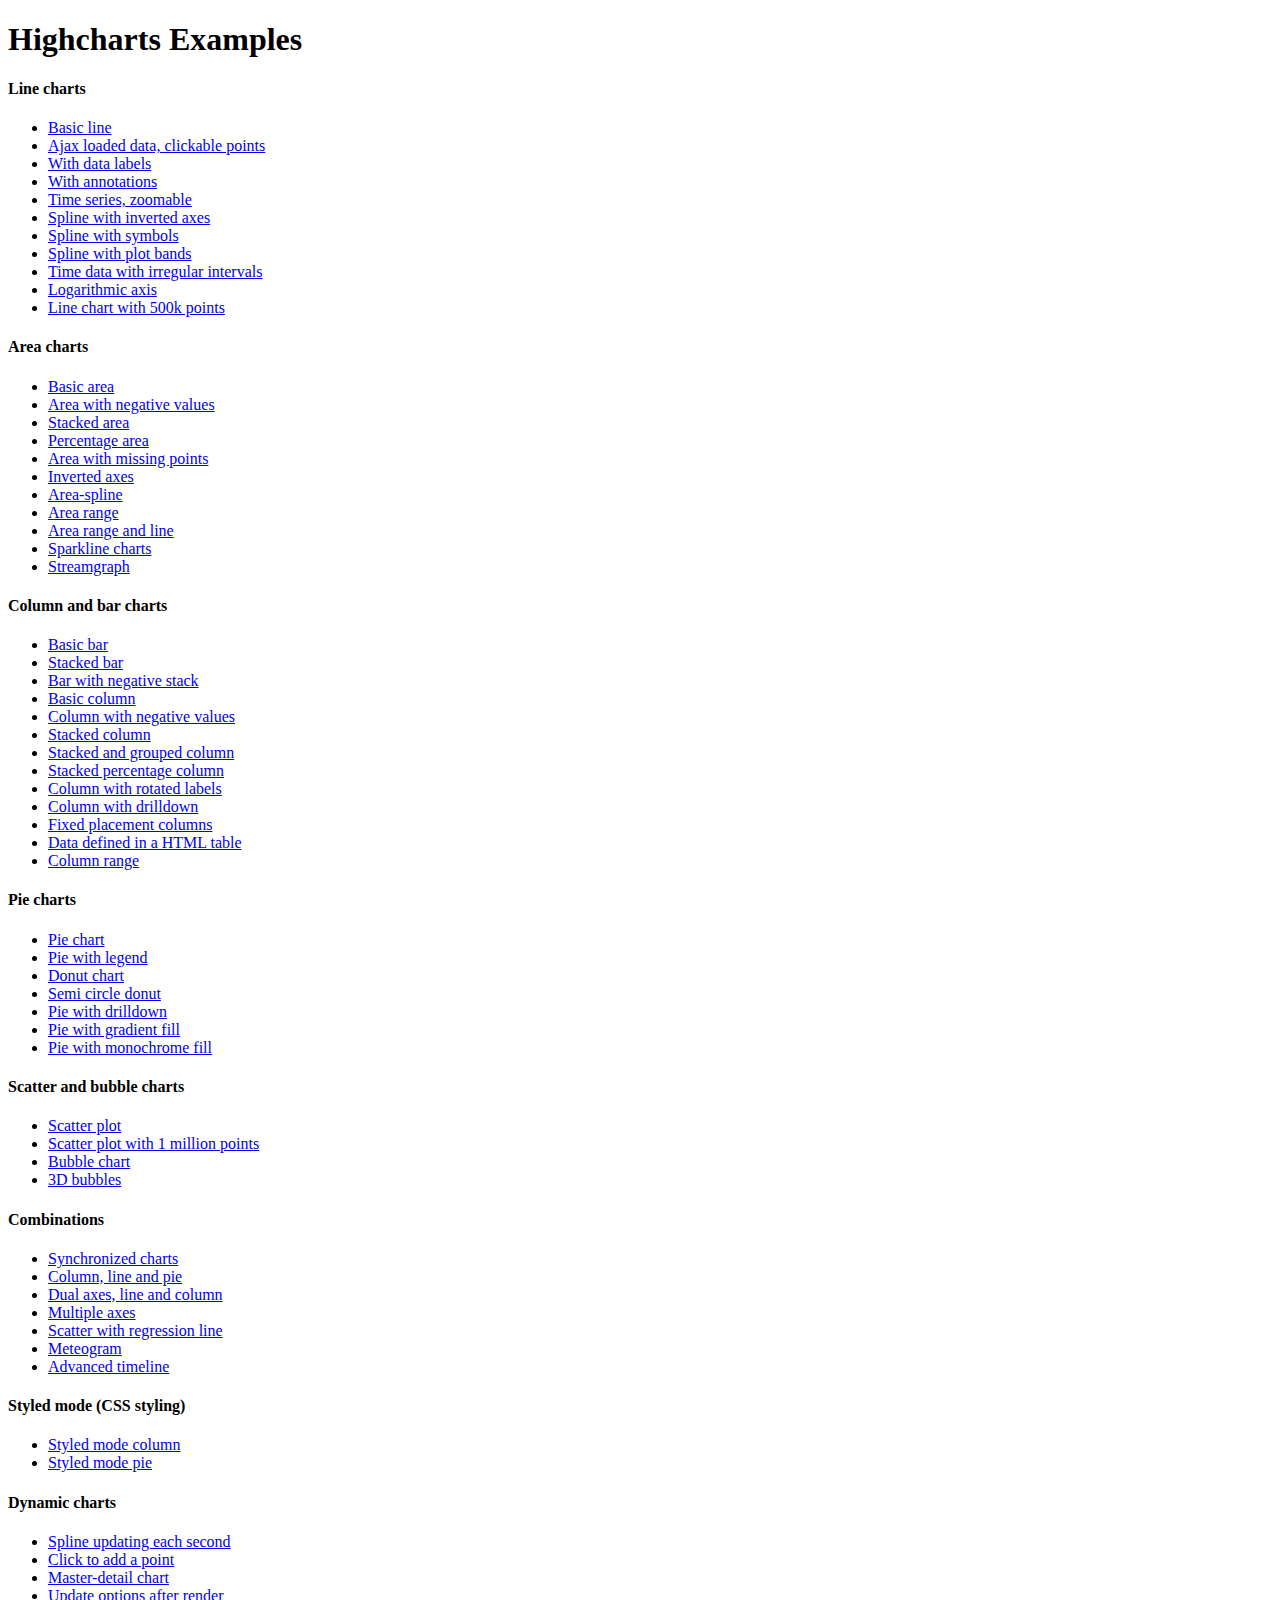
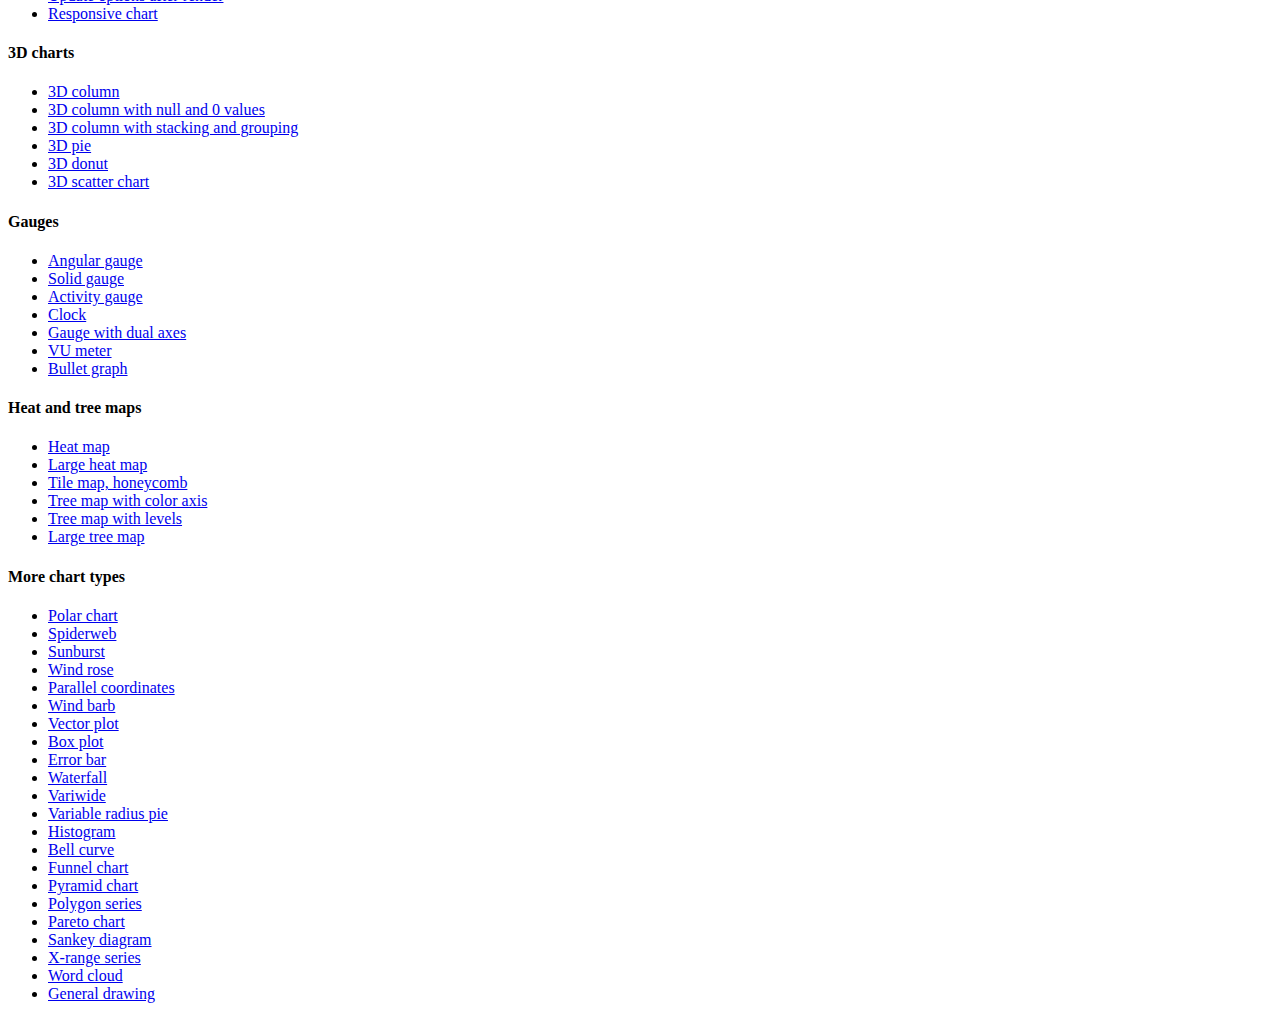
<file: plugins/Highcharts-6.0.1/index.htm>
<!DOCTYPE HTML PUBLIC "-//W3C//DTD HTML 4.01//EN" "http://www.w3.org/TR/html4/strict.dtd">
<html>
	<head>
		<meta http-equiv="Content-Type" content="text/html; charset=utf-8" />
		<title>Highcharts Examples</title>
	</head>
	<body>
		<h1>Highcharts Examples</h1>
		<h4>Line charts</h4>
		<ul>
			<li><a href="examples/line-basic/index.htm">Basic line</a></li>
			<li><a href="examples/line-ajax/index.htm">Ajax loaded data, clickable points</a></li>
			<li><a href="examples/line-labels/index.htm">With data labels</a></li>
			<li><a href="examples/annotations/index.htm">With annotations</a></li>
			<li><a href="examples/line-time-series/index.htm">Time series, zoomable</a></li>
			<li><a href="examples/spline-inverted/index.htm">Spline with inverted axes</a></li>
			<li><a href="examples/spline-symbols/index.htm">Spline with symbols</a></li>
			<li><a href="examples/spline-plot-bands/index.htm">Spline with plot bands</a></li>
			<li><a href="examples/spline-irregular-time/index.htm">Time data with irregular intervals</a></li>
			<li><a href="examples/line-log-axis/index.htm">Logarithmic axis</a></li>
			<li><a href="examples/line-boost/index.htm">Line chart with 500k points</a></li>
		</ul>
		<h4>Area charts</h4>
		<ul>
			<li><a href="examples/area-basic/index.htm">Basic area</a></li>
			<li><a href="examples/area-negative/index.htm">Area with negative values</a></li>
			<li><a href="examples/area-stacked/index.htm">Stacked area</a></li>
			<li><a href="examples/area-stacked-percent/index.htm">Percentage area</a></li>
			<li><a href="examples/area-missing/index.htm">Area with missing points</a></li>
			<li><a href="examples/area-inverted/index.htm">Inverted axes</a></li>
			<li><a href="examples/areaspline/index.htm">Area-spline</a></li>
			<li><a href="examples/arearange/index.htm">Area range</a></li>
			<li><a href="examples/arearange-line/index.htm">Area range and line</a></li>
			<li><a href="examples/sparkline/index.htm">Sparkline charts</a></li>
			<li><a href="examples/streamgraph/index.htm">Streamgraph</a></li>
		</ul>
		<h4>Column and bar charts</h4>
		<ul>
			<li><a href="examples/bar-basic/index.htm">Basic bar</a></li>
			<li><a href="examples/bar-stacked/index.htm">Stacked bar</a></li>
			<li><a href="examples/bar-negative-stack/index.htm">Bar with negative stack</a></li>
			<li><a href="examples/column-basic/index.htm">Basic column</a></li>
			<li><a href="examples/column-negative/index.htm">Column with negative values</a></li>
			<li><a href="examples/column-stacked/index.htm">Stacked column</a></li>
			<li><a href="examples/column-stacked-and-grouped/index.htm">Stacked and grouped column</a></li>
			<li><a href="examples/column-stacked-percent/index.htm">Stacked percentage column</a></li>
			<li><a href="examples/column-rotated-labels/index.htm">Column with rotated labels</a></li>
			<li><a href="examples/column-drilldown/index.htm">Column with drilldown</a></li>
			<li><a href="examples/column-placement/index.htm">Fixed placement columns</a></li>
			<li><a href="examples/column-parsed/index.htm">Data defined in a HTML table</a></li>
			<li><a href="examples/columnrange/index.htm">Column range</a></li>
		</ul>
		<h4>Pie charts</h4>
		<ul>
			<li><a href="examples/pie-basic/index.htm">Pie chart</a></li>
			<li><a href="examples/pie-legend/index.htm">Pie with legend</a></li>
			<li><a href="examples/pie-donut/index.htm">Donut chart</a></li>
			<li><a href="examples/pie-semi-circle/index.htm">Semi circle donut</a></li>
			<li><a href="examples/pie-drilldown/index.htm">Pie with drilldown</a></li>
			<li><a href="examples/pie-gradient/index.htm">Pie with gradient fill</a></li>
			<li><a href="examples/pie-monochrome/index.htm">Pie with monochrome fill</a></li>
		</ul>
		<h4>Scatter and bubble charts</h4>
		<ul>
			<li><a href="examples/scatter/index.htm">Scatter plot</a></li>
			<li><a href="examples/scatter-boost/index.htm">Scatter plot with 1 million points</a></li>
			<li><a href="examples/bubble/index.htm">Bubble chart</a></li>
			<li><a href="examples/bubble-3d/index.htm">3D bubbles</a></li>
		</ul>
		<h4>Combinations</h4>
		<ul>
			<li><a href="examples/synchronized-charts/index.htm">Synchronized charts</a></li>
			<li><a href="examples/combo/index.htm">Column, line and pie</a></li>
			<li><a href="examples/combo-dual-axes/index.htm">Dual axes, line and column</a></li>
			<li><a href="examples/combo-multi-axes/index.htm">Multiple axes</a></li>
			<li><a href="examples/combo-regression/index.htm">Scatter with regression line</a></li>
			<li><a href="examples/combo-meteogram/index.htm">Meteogram</a></li>
			<li><a href="examples/combo-timeline/index.htm">Advanced timeline</a></li>
		</ul>
		<h4>Styled mode (CSS styling)</h4>
		<ul>
			<li><a href="examples/styled-mode-column/index.htm">Styled mode column</a></li>
			<li><a href="examples/styled-mode-pie/index.htm">Styled mode pie</a></li>
		</ul>
		<h4>Dynamic charts</h4>
		<ul>
			<li><a href="examples/dynamic-update/index.htm">Spline updating each second</a></li>
			<li><a href="examples/dynamic-click-to-add/index.htm">Click to add a point</a></li>
			<li><a href="examples/dynamic-master-detail/index.htm">Master-detail chart</a></li>
			<li><a href="examples/chart-update/index.htm">Update options after render</a></li>
			<li><a href="examples/responsive/index.htm">Responsive chart</a></li>
		</ul>
		<h4>3D charts</h4>
		<ul>
			<li><a href="examples/3d-column-interactive/index.htm">3D column</a></li>
			<li><a href="examples/3d-column-null-values/index.htm">3D column with null and 0 values</a></li>
			<li><a href="examples/3d-column-stacking-grouping/index.htm">3D column with stacking and grouping</a></li>
			<li><a href="examples/3d-pie/index.htm">3D pie</a></li>
			<li><a href="examples/3d-pie-donut/index.htm">3D donut</a></li>
			<li><a href="examples/3d-scatter-draggable/index.htm">3D scatter chart</a></li>
		</ul>
		<h4>Gauges</h4>
		<ul>
			<li><a href="examples/gauge-speedometer/index.htm">Angular gauge</a></li>
			<li><a href="examples/gauge-solid/index.htm">Solid gauge</a></li>
			<li><a href="examples/gauge-activity/index.htm">Activity gauge</a></li>
			<li><a href="examples/gauge-clock/index.htm">Clock</a></li>
			<li><a href="examples/gauge-dual/index.htm">Gauge with dual axes</a></li>
			<li><a href="examples/gauge-vu-meter/index.htm">VU meter</a></li>
			<li><a href="examples/bullet-graph/index.htm">Bullet graph</a></li>
		</ul>
		<h4>Heat and tree maps</h4>
		<ul>
			<li><a href="examples/heatmap/index.htm">Heat map</a></li>
			<li><a href="examples/heatmap-canvas/index.htm">Large heat map</a></li>
			<li><a href="examples/honeycomb-usa/index.htm">Tile map, honeycomb</a></li>
			<li><a href="examples/treemap-coloraxis/index.htm">Tree map with color axis</a></li>
			<li><a href="examples/treemap-with-levels/index.htm">Tree map with levels</a></li>
			<li><a href="examples/treemap-large-dataset/index.htm">Large tree map</a></li>
		</ul>
		<h4>More chart types</h4>
		<ul>
			<li><a href="examples/polar/index.htm">Polar chart</a></li>
			<li><a href="examples/polar-spider/index.htm">Spiderweb</a></li>
			<li><a href="examples/sunburst/index.htm">Sunburst</a></li>
			<li><a href="examples/polar-wind-rose/index.htm">Wind rose</a></li>
			<li><a href="examples/parallel-coordinates/index.htm">Parallel coordinates</a></li>
			<li><a href="examples/windbarb-series/index.htm">Wind barb</a></li>
			<li><a href="examples/vector-plot/index.htm">Vector plot</a></li>
			<li><a href="examples/box-plot/index.htm">Box plot</a></li>
			<li><a href="examples/error-bar/index.htm">Error bar</a></li>
			<li><a href="examples/waterfall/index.htm">Waterfall</a></li>
			<li><a href="examples/variwide/index.htm">Variwide</a></li>
			<li><a href="examples/variable-radius-pie/index.htm">Variable radius pie</a></li>
			<li><a href="examples/histogram/index.htm">Histogram</a></li>
			<li><a href="examples/bellcurve/index.htm">Bell curve</a></li>
			<li><a href="examples/funnel/index.htm">Funnel chart</a></li>
			<li><a href="examples/pyramid/index.htm">Pyramid chart</a></li>
			<li><a href="examples/polygon/index.htm">Polygon series</a></li>
			<li><a href="examples/pareto/index.htm">Pareto chart</a></li>
			<li><a href="examples/sankey-diagram/index.htm">Sankey diagram</a></li>
			<li><a href="examples/x-range/index.htm">X-range series</a></li>
			<li><a href="examples/wordcloud/index.htm">Word cloud</a></li>
			<li><a href="examples/renderer/index.htm">General drawing</a></li>
		</ul>
	</body>
</html>
</file>
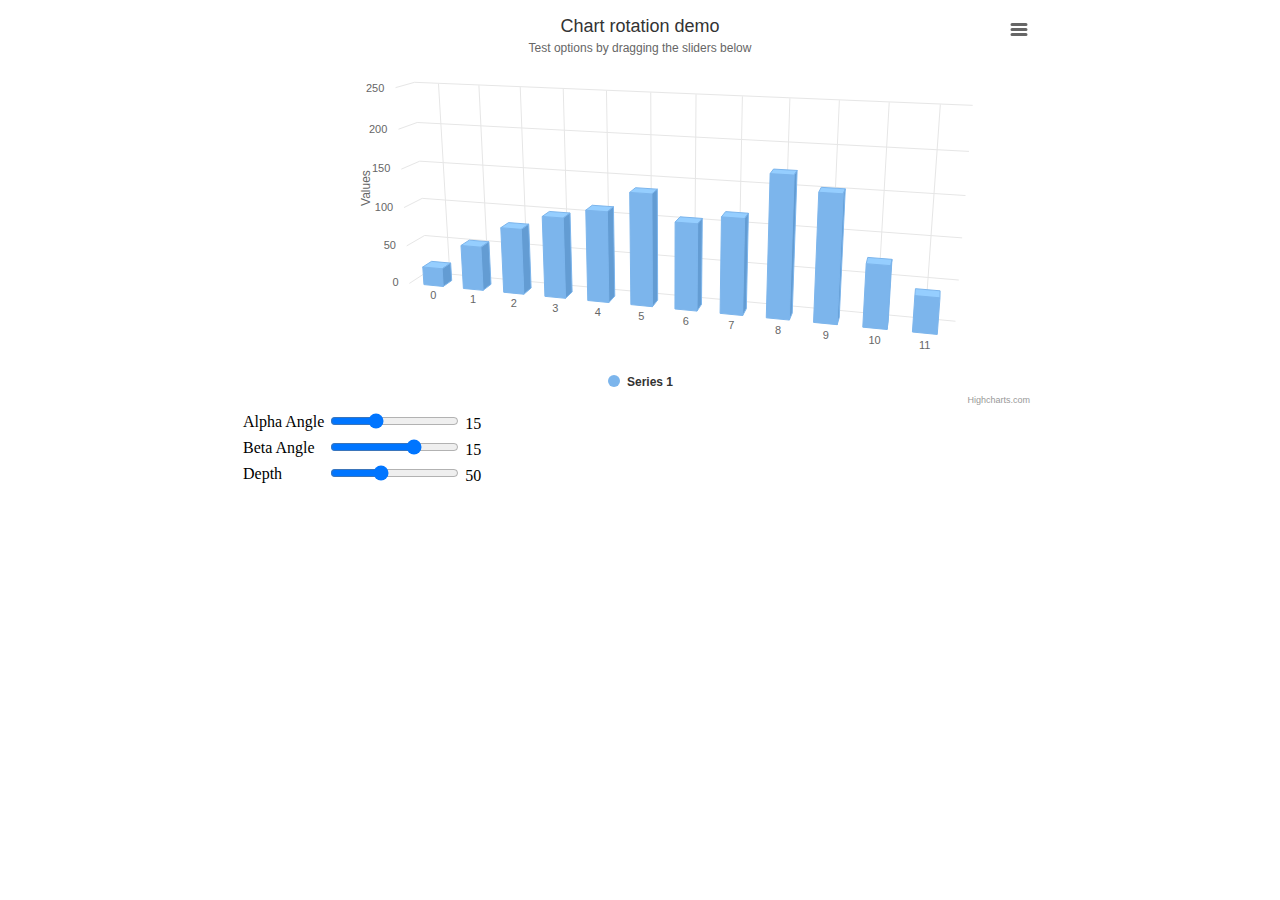
<file: plugins/Highcharts-6.0.1/examples/3d-column-interactive/index.htm>
<!DOCTYPE HTML>
<html>
	<head>
		<meta http-equiv="Content-Type" content="text/html; charset=utf-8">
		<title>Highcharts Example</title>

		<style type="text/css">
#container, #sliders {
    min-width: 310px; 
    max-width: 800px;
    margin: 0 auto;
}
#container {
    height: 400px; 
}
		</style>
	</head>
	<body>
<script src="https://code.jquery.com/jquery-3.1.1.min.js"></script>
<script src="../../code/highcharts.js"></script>
<script src="../../code/highcharts-3d.js"></script>
<script src="../../code/modules/exporting.js"></script>

<div id="container"></div>
<div id="sliders">
    <table>
        <tr>
        	<td>Alpha Angle</td>
        	<td><input id="alpha" type="range" min="0" max="45" value="15"/> <span id="alpha-value" class="value"></span></td>
        </tr>
        <tr>
        	<td>Beta Angle</td>
        	<td><input id="beta" type="range" min="-45" max="45" value="15"/> <span id="beta-value" class="value"></span></td>
        </tr>
        <tr>
        	<td>Depth</td>
        	<td><input id="depth" type="range" min="20" max="100" value="50"/> <span id="depth-value" class="value"></span></td>
        </tr>
    </table>
</div>


		<script type="text/javascript">

// Set up the chart
var chart = new Highcharts.Chart({
    chart: {
        renderTo: 'container',
        type: 'column',
        options3d: {
            enabled: true,
            alpha: 15,
            beta: 15,
            depth: 50,
            viewDistance: 25
        }
    },
    title: {
        text: 'Chart rotation demo'
    },
    subtitle: {
        text: 'Test options by dragging the sliders below'
    },
    plotOptions: {
        column: {
            depth: 25
        }
    },
    series: [{
        data: [29.9, 71.5, 106.4, 129.2, 144.0, 176.0, 135.6, 148.5, 216.4, 194.1, 95.6, 54.4]
    }]
});

function showValues() {
    $('#alpha-value').html(chart.options.chart.options3d.alpha);
    $('#beta-value').html(chart.options.chart.options3d.beta);
    $('#depth-value').html(chart.options.chart.options3d.depth);
}

// Activate the sliders
$('#sliders input').on('input change', function () {
    chart.options.chart.options3d[this.id] = parseFloat(this.value);
    showValues();
    chart.redraw(false);
});

showValues();
		</script>
	</body>
</html>
</file>
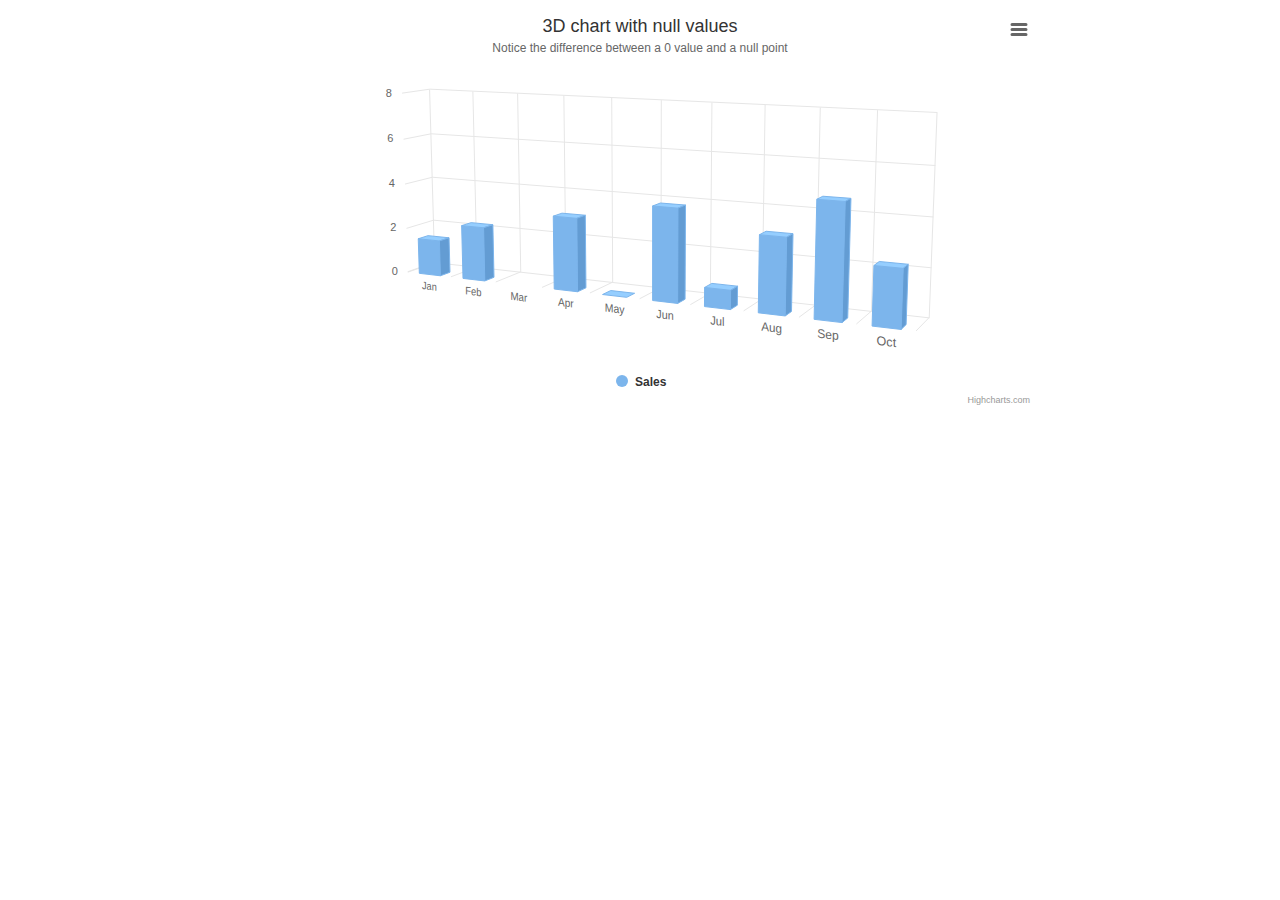
<file: plugins/Highcharts-6.0.1/examples/3d-column-null-values/index.htm>
<!DOCTYPE HTML>
<html>
	<head>
		<meta http-equiv="Content-Type" content="text/html; charset=utf-8">
		<title>Highcharts Example</title>

		<style type="text/css">
#container {
    height: 400px; 
    min-width: 310px; 
    max-width: 800px;
    margin: 0 auto;
}
		</style>
	</head>
	<body>

<script src="../../code/highcharts.js"></script>
<script src="../../code/highcharts-3d.js"></script>
<script src="../../code/modules/exporting.js"></script>

<div id="container" style="height: 400px"></div>


		<script type="text/javascript">

Highcharts.chart('container', {
    chart: {
        type: 'column',
        options3d: {
            enabled: true,
            alpha: 10,
            beta: 25,
            depth: 70
        }
    },
    title: {
        text: '3D chart with null values'
    },
    subtitle: {
        text: 'Notice the difference between a 0 value and a null point'
    },
    plotOptions: {
        column: {
            depth: 25
        }
    },
    xAxis: {
        categories: Highcharts.getOptions().lang.shortMonths,
        labels: {
            skew3d: true,
            style: {
                fontSize: '16px'
            }
        }
    },
    yAxis: {
        title: {
            text: null
        }
    },
    series: [{
        name: 'Sales',
        data: [2, 3, null, 4, 0, 5, 1, 4, 6, 3]
    }]
});
		</script>
	</body>
</html>
</file>
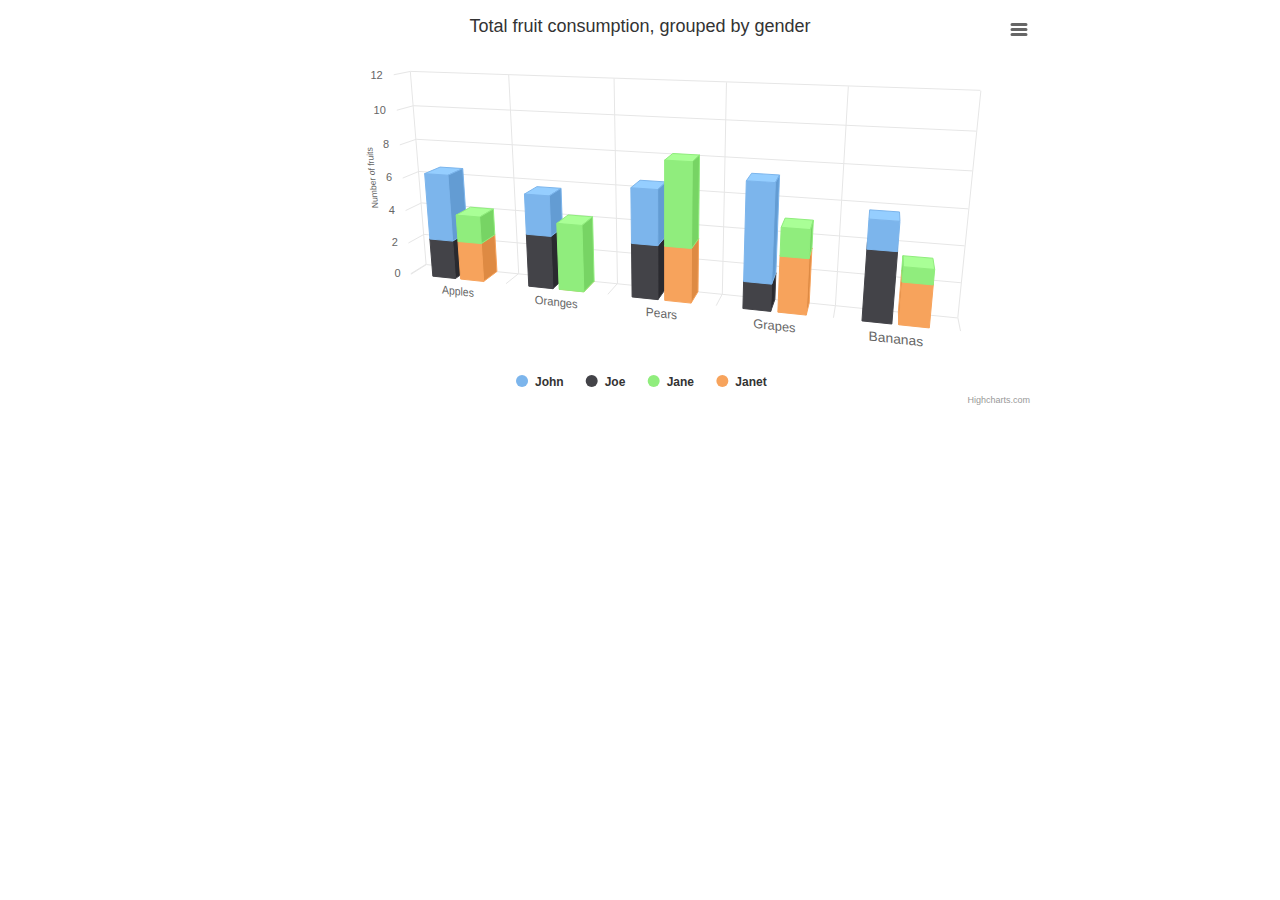
<file: plugins/Highcharts-6.0.1/examples/3d-column-stacking-grouping/index.htm>
<!DOCTYPE HTML>
<html>
	<head>
		<meta http-equiv="Content-Type" content="text/html; charset=utf-8">
		<title>Highcharts Example</title>

		<style type="text/css">
#container {
    height: 400px; 
    min-width: 310px; 
    max-width: 800px;
    margin: 0 auto;
}
		</style>
	</head>
	<body>

<script src="../../code/highcharts.js"></script>
<script src="../../code/highcharts-3d.js"></script>
<script src="../../code/modules/exporting.js"></script>

<div id="container" style="height: 400px"></div>


		<script type="text/javascript">

Highcharts.chart('container', {
    chart: {
        type: 'column',
        options3d: {
            enabled: true,
            alpha: 15,
            beta: 15,
            viewDistance: 25,
            depth: 40
        }
    },

    title: {
        text: 'Total fruit consumption, grouped by gender'
    },

    xAxis: {
        categories: ['Apples', 'Oranges', 'Pears', 'Grapes', 'Bananas'],
        labels: {
            skew3d: true,
            style: {
                fontSize: '16px'
            }
        }
    },

    yAxis: {
        allowDecimals: false,
        min: 0,
        title: {
            text: 'Number of fruits',
            skew3d: true
        }
    },

    tooltip: {
        headerFormat: '<b>{point.key}</b><br>',
        pointFormat: '<span style="color:{series.color}">\u25CF</span> {series.name}: {point.y} / {point.stackTotal}'
    },

    plotOptions: {
        column: {
            stacking: 'normal',
            depth: 40
        }
    },

    series: [{
        name: 'John',
        data: [5, 3, 4, 7, 2],
        stack: 'male'
    }, {
        name: 'Joe',
        data: [3, 4, 4, 2, 5],
        stack: 'male'
    }, {
        name: 'Jane',
        data: [2, 5, 6, 2, 1],
        stack: 'female'
    }, {
        name: 'Janet',
        data: [3, 0, 4, 4, 3],
        stack: 'female'
    }]
});


		</script>
	</body>
</html>
</file>
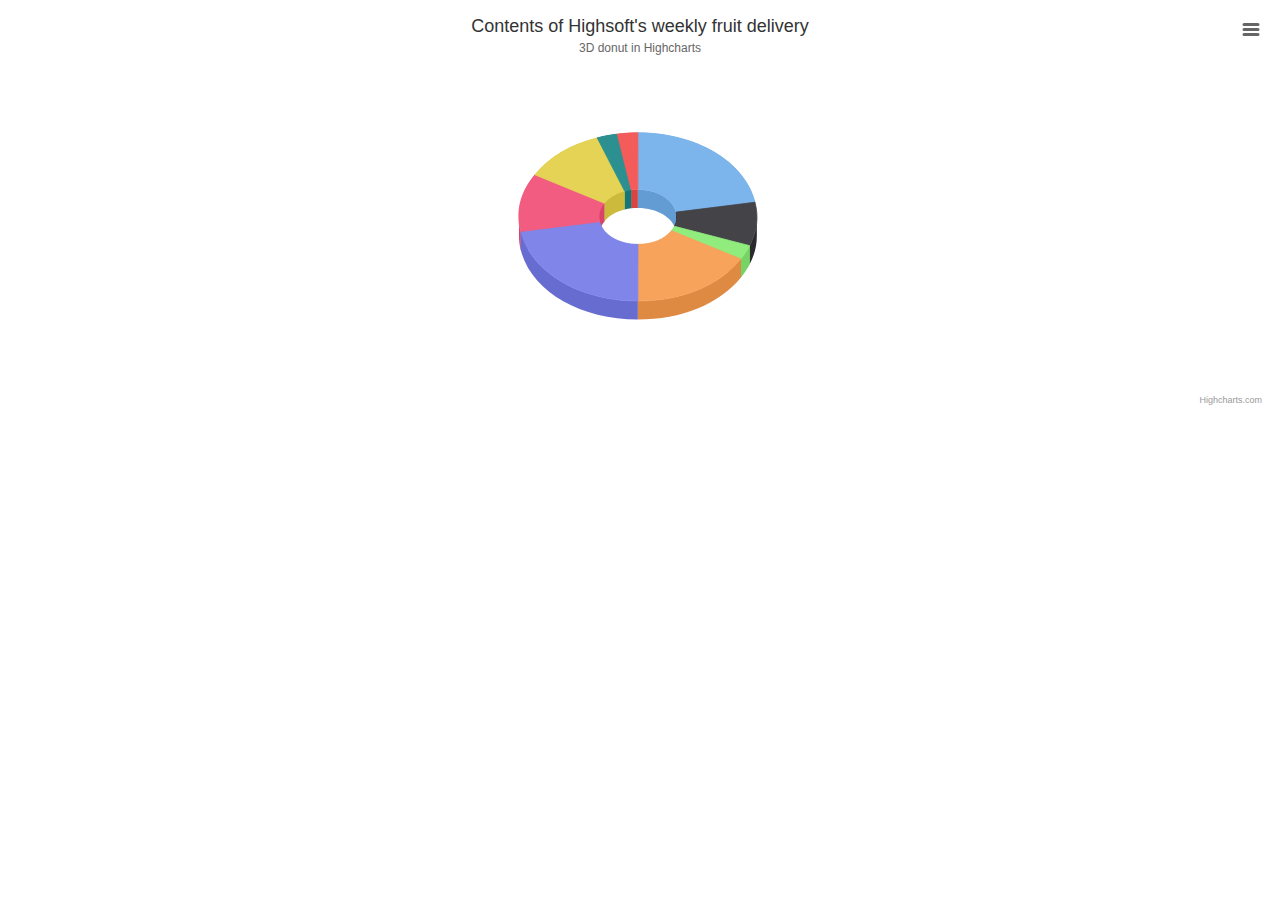
<file: plugins/Highcharts-6.0.1/examples/3d-pie-donut/index.htm>
<!DOCTYPE HTML>
<html>
	<head>
		<meta http-equiv="Content-Type" content="text/html; charset=utf-8">
		<title>Highcharts Example</title>

		<style type="text/css">

		</style>
	</head>
	<body>

<script src="../../code/highcharts.js"></script>
<script src="../../code/highcharts-3d.js"></script>
<script src="../../code/modules/exporting.js"></script>

<div id="container" style="height: 400px"></div>


		<script type="text/javascript">

Highcharts.chart('container', {
    chart: {
        type: 'pie',
        options3d: {
            enabled: true,
            alpha: 45
        }
    },
    title: {
        text: 'Contents of Highsoft\'s weekly fruit delivery'
    },
    subtitle: {
        text: '3D donut in Highcharts'
    },
    plotOptions: {
        pie: {
            innerSize: 100,
            depth: 45
        }
    },
    series: [{
        name: 'Delivered amount',
        data: [
            ['Bananas', 8],
            ['Kiwi', 3],
            ['Mixed nuts', 1],
            ['Oranges', 6],
            ['Apples', 8],
            ['Pears', 4],
            ['Clementines', 4],
            ['Reddish (bag)', 1],
            ['Grapes (bunch)', 1]
        ]
    }]
});
		</script>
	</body>
</html>
</file>
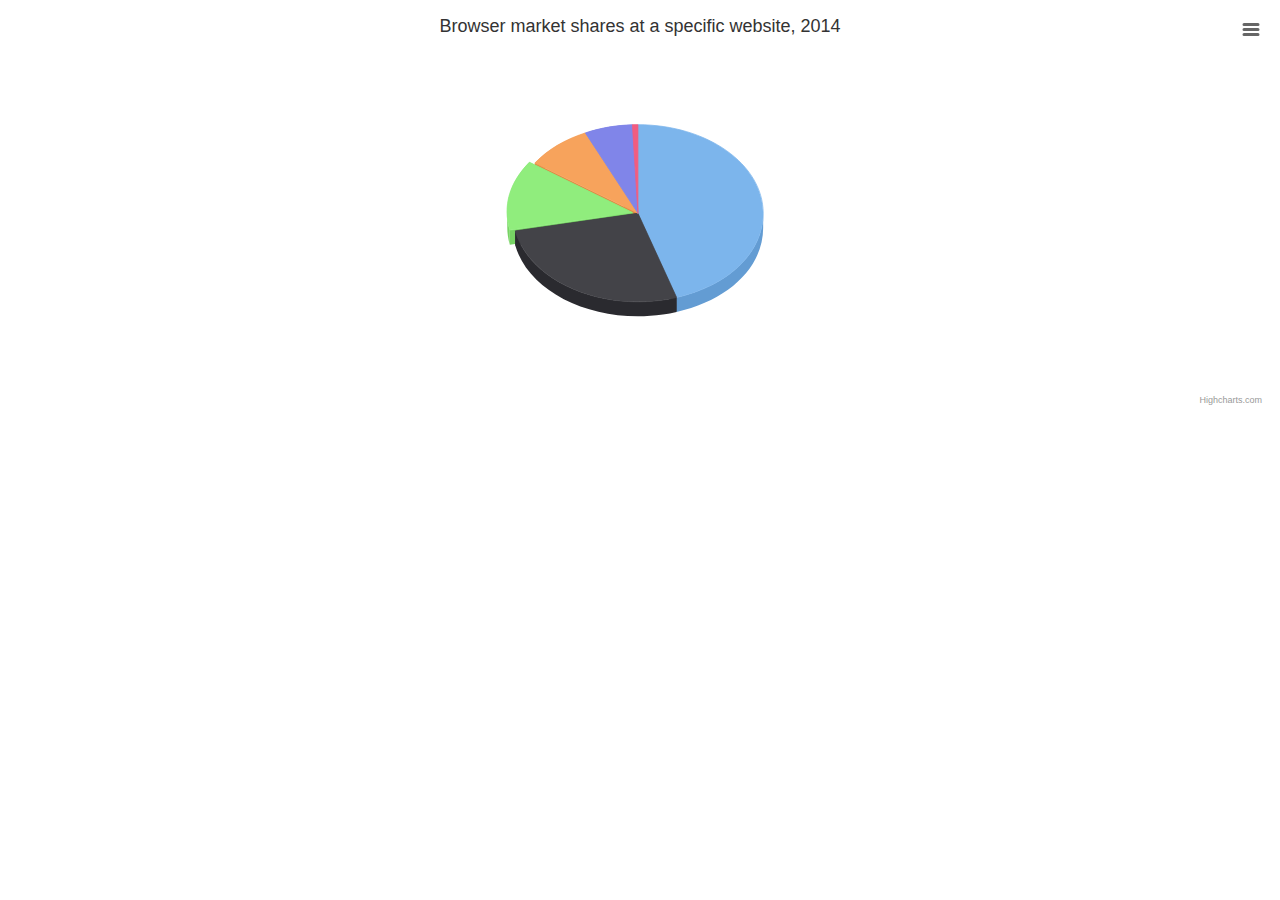
<file: plugins/Highcharts-6.0.1/examples/3d-pie/index.htm>
<!DOCTYPE HTML>
<html>
	<head>
		<meta http-equiv="Content-Type" content="text/html; charset=utf-8">
		<title>Highcharts Example</title>

		<style type="text/css">

		</style>
	</head>
	<body>

<script src="../../code/highcharts.js"></script>
<script src="../../code/highcharts-3d.js"></script>
<script src="../../code/modules/exporting.js"></script>

<div id="container" style="height: 400px"></div>


		<script type="text/javascript">

Highcharts.chart('container', {
    chart: {
        type: 'pie',
        options3d: {
            enabled: true,
            alpha: 45,
            beta: 0
        }
    },
    title: {
        text: 'Browser market shares at a specific website, 2014'
    },
    tooltip: {
        pointFormat: '{series.name}: <b>{point.percentage:.1f}%</b>'
    },
    plotOptions: {
        pie: {
            allowPointSelect: true,
            cursor: 'pointer',
            depth: 35,
            dataLabels: {
                enabled: true,
                format: '{point.name}'
            }
        }
    },
    series: [{
        type: 'pie',
        name: 'Browser share',
        data: [
            ['Firefox', 45.0],
            ['IE', 26.8],
            {
                name: 'Chrome',
                y: 12.8,
                sliced: true,
                selected: true
            },
            ['Safari', 8.5],
            ['Opera', 6.2],
            ['Others', 0.7]
        ]
    }]
});
		</script>
	</body>
</html>
</file>
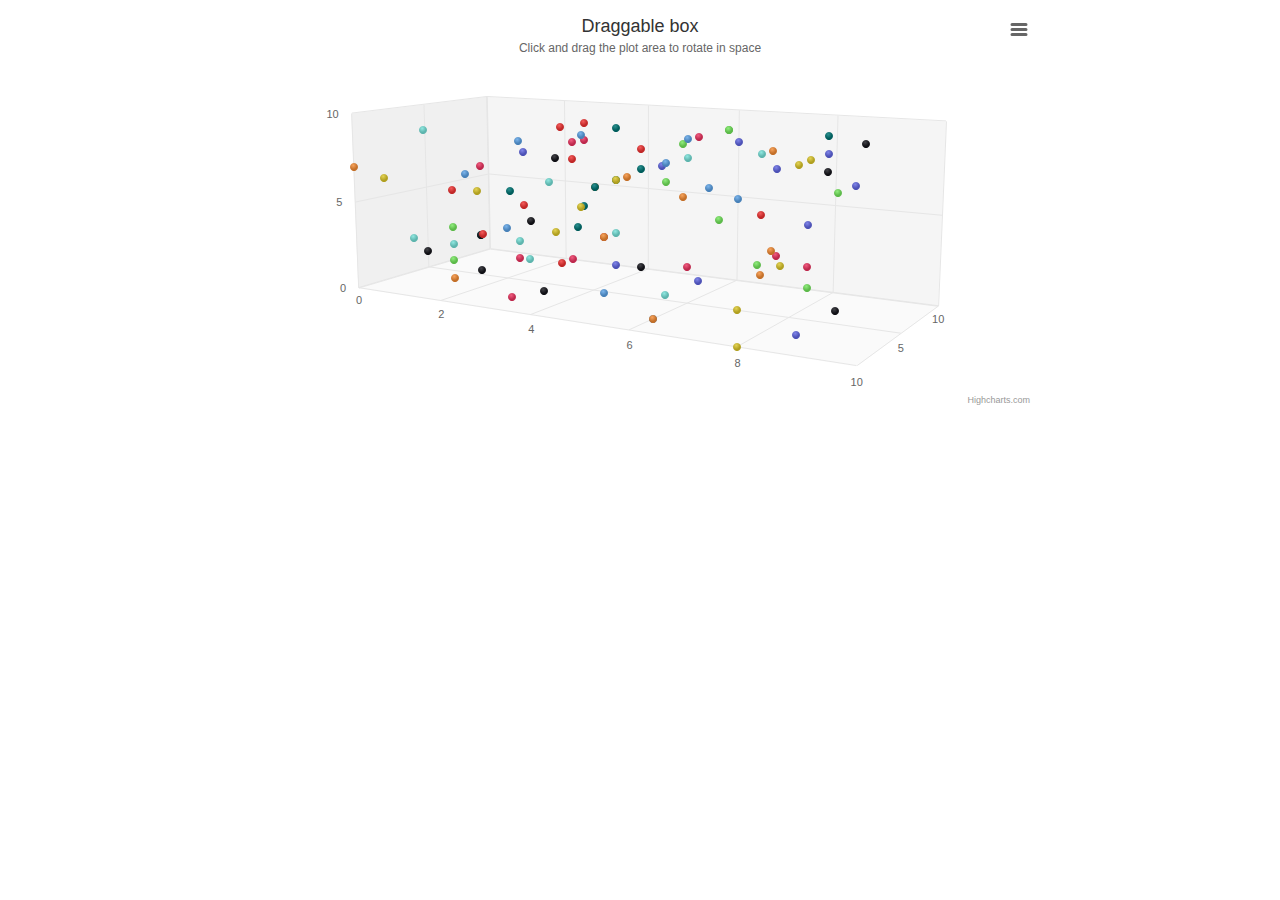
<file: plugins/Highcharts-6.0.1/examples/3d-scatter-draggable/index.htm>
<!DOCTYPE HTML>
<html>
	<head>
		<meta http-equiv="Content-Type" content="text/html; charset=utf-8">
		<title>Highcharts Example</title>

		<style type="text/css">
#container {
    height: 400px; 
    min-width: 310px; 
    max-width: 800px;
    margin: 0 auto;
}
		</style>
	</head>
	<body>
<script src="https://code.jquery.com/jquery-3.1.1.min.js"></script>

<script src="../../code/highcharts.js"></script>
<script src="../../code/highcharts-3d.js"></script>
<script src="../../code/modules/exporting.js"></script>

<div id="container" style="height: 400px"></div>


		<script type="text/javascript">
// Give the points a 3D feel by adding a radial gradient
Highcharts.getOptions().colors = $.map(Highcharts.getOptions().colors, function (color) {
    return {
        radialGradient: {
            cx: 0.4,
            cy: 0.3,
            r: 0.5
        },
        stops: [
            [0, color],
            [1, Highcharts.Color(color).brighten(-0.2).get('rgb')]
        ]
    };
});

// Set up the chart
var chart = new Highcharts.Chart({
    chart: {
        renderTo: 'container',
        margin: 100,
        type: 'scatter3d',
        options3d: {
            enabled: true,
            alpha: 10,
            beta: 30,
            depth: 250,
            viewDistance: 5,
            fitToPlot: false,
            frame: {
                bottom: { size: 1, color: 'rgba(0,0,0,0.02)' },
                back: { size: 1, color: 'rgba(0,0,0,0.04)' },
                side: { size: 1, color: 'rgba(0,0,0,0.06)' }
            }
        }
    },
    title: {
        text: 'Draggable box'
    },
    subtitle: {
        text: 'Click and drag the plot area to rotate in space'
    },
    plotOptions: {
        scatter: {
            width: 10,
            height: 10,
            depth: 10
        }
    },
    yAxis: {
        min: 0,
        max: 10,
        title: null
    },
    xAxis: {
        min: 0,
        max: 10,
        gridLineWidth: 1
    },
    zAxis: {
        min: 0,
        max: 10,
        showFirstLabel: false
    },
    legend: {
        enabled: false
    },
    series: [{
        name: 'Reading',
        colorByPoint: true,
        data: [[1, 6, 5], [8, 7, 9], [1, 3, 4], [4, 6, 8], [5, 7, 7], [6, 9, 6], [7, 0, 5], [2, 3, 3], [3, 9, 8], [3, 6, 5], [4, 9, 4], [2, 3, 3], [6, 9, 9], [0, 7, 0], [7, 7, 9], [7, 2, 9], [0, 6, 2], [4, 6, 7], [3, 7, 7], [0, 1, 7], [2, 8, 6], [2, 3, 7], [6, 4, 8], [3, 5, 9], [7, 9, 5], [3, 1, 7], [4, 4, 2], [3, 6, 2], [3, 1, 6], [6, 8, 5], [6, 6, 7], [4, 1, 1], [7, 2, 7], [7, 7, 0], [8, 8, 9], [9, 4, 1], [8, 3, 4], [9, 8, 9], [3, 5, 3], [0, 2, 4], [6, 0, 2], [2, 1, 3], [5, 8, 9], [2, 1, 1], [9, 7, 6], [3, 0, 2], [9, 9, 0], [3, 4, 8], [2, 6, 1], [8, 9, 2], [7, 6, 5], [6, 3, 1], [9, 3, 1], [8, 9, 3], [9, 1, 0], [3, 8, 7], [8, 0, 0], [4, 9, 7], [8, 6, 2], [4, 3, 0], [2, 3, 5], [9, 1, 4], [1, 1, 4], [6, 0, 2], [6, 1, 6], [3, 8, 8], [8, 8, 7], [5, 5, 0], [3, 9, 6], [5, 4, 3], [6, 8, 3], [0, 1, 5], [6, 7, 3], [8, 3, 2], [3, 8, 3], [2, 1, 6], [4, 6, 7], [8, 9, 9], [5, 4, 2], [6, 1, 3], [6, 9, 5], [4, 8, 2], [9, 7, 4], [5, 4, 2], [9, 6, 1], [2, 7, 3], [4, 5, 4], [6, 8, 1], [3, 4, 0], [2, 2, 6], [5, 1, 2], [9, 9, 7], [6, 9, 9], [8, 4, 3], [4, 1, 7], [6, 2, 5], [0, 4, 9], [3, 5, 9], [6, 9, 1], [1, 9, 2]]
    }]
});


// Add mouse events for rotation
$(chart.container).on('mousedown.hc touchstart.hc', function (eStart) {
    eStart = chart.pointer.normalize(eStart);

    var posX = eStart.chartX,
        posY = eStart.chartY,
        alpha = chart.options.chart.options3d.alpha,
        beta = chart.options.chart.options3d.beta,
        newAlpha,
        newBeta,
        sensitivity = 5; // lower is more sensitive

    $(document).on({
        'mousemove.hc touchmove.hc': function (e) {
            // Run beta
            e = chart.pointer.normalize(e);
            newBeta = beta + (posX - e.chartX) / sensitivity;
            chart.options.chart.options3d.beta = newBeta;

            // Run alpha
            newAlpha = alpha + (e.chartY - posY) / sensitivity;
            chart.options.chart.options3d.alpha = newAlpha;

            chart.redraw(false);
        },
        'mouseup touchend': function () {
            $(document).off('.hc');
        }
    });
});

		</script>
	</body>
</html>
</file>
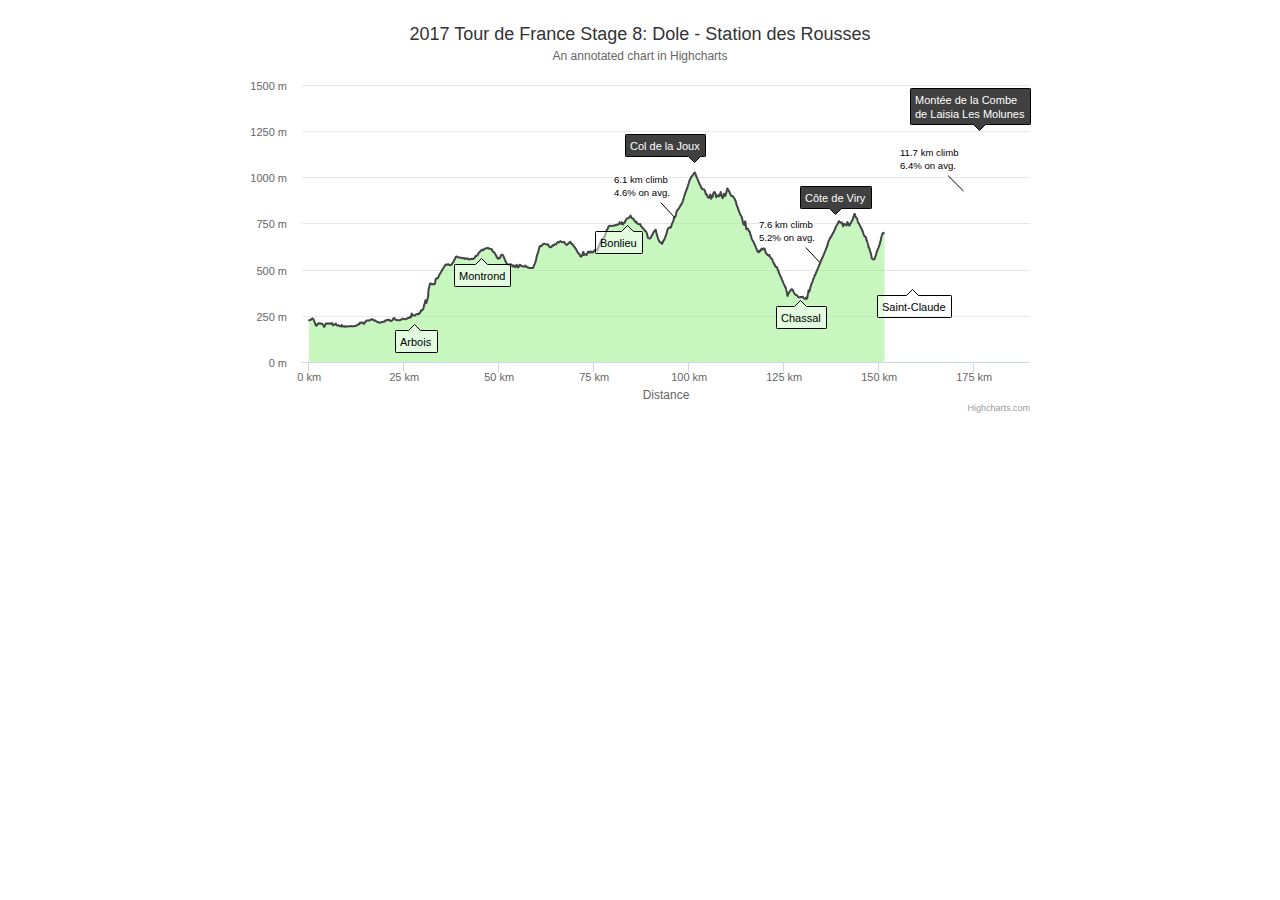
<file: plugins/Highcharts-6.0.1/examples/annotations/index.htm>
<!DOCTYPE HTML>
<html>
	<head>
		<meta http-equiv="Content-Type" content="text/html; charset=utf-8">
		<title>Highcharts Example</title>

		<style type="text/css">
#container {
    max-width: 800px;
    height: 400px;
    margin: 1em auto;
}
		</style>
	</head>
	<body>
<script src="https://code.jquery.com/jquery-3.1.1.min.js"></script>
<script src="../../code/highcharts.js"></script>
<script src="../../code/modules/annotations.js"></script>

<div id="container" style="height: 400px; min-width: 380px"></div>




		<script type="text/javascript">
// Data generated from http://www.bikeforums.net/professional-cycling-fans/1113087-2017-tour-de-france-gpx-tcx-files.html
var elevationData = [
    [0.0, 225],
    [0.1, 226],
    [0.2, 228],
    [0.3, 228],
    [0.4, 229],
    [0.5, 229],
    [0.6, 230],
    [0.7, 234],
    [0.8, 235],
    [0.9, 236],
    [1.0, 235],
    [1.1, 232],
    [1.2, 228],
    [1.3, 223],
    [1.4, 218],
    [1.5, 214],
    [1.6, 207],
    [1.7, 202],
    [1.8, 198],
    [1.9, 196],
    [2.0, 197],
    [2.1, 200],
    [2.2, 205],
    [2.3, 206],
    [2.4, 210],
    [2.5, 210],
    [2.6, 210],
    [2.7, 209],
    [2.8, 208],
    [2.9, 207],
    [3.0, 209],
    [3.1, 208],
    [3.2, 207],
    [3.3, 207],
    [3.4, 206],
    [3.5, 206],
    [3.6, 205],
    [3.7, 201],
    [3.8, 195],
    [3.9, 191],
    [4.0, 191],
    [4.1, 195],
    [4.2, 199],
    [4.3, 203],
    [4.4, 208],
    [4.5, 208],
    [4.6, 208],
    [4.7, 208],
    [4.8, 209],
    [4.9, 207],
    [5.0, 207],
    [5.1, 208],
    [5.2, 209],
    [5.3, 208],
    [5.4, 210],
    [5.5, 209],
    [5.6, 209],
    [5.7, 206],
    [5.8, 207],
    [5.9, 209],
    [6.0, 211],
    [6.1, 206],
    [6.2, 201],
    [6.3, 199],
    [6.4, 200],
    [6.5, 202],
    [6.6, 203],
    [6.7, 202],
    [6.8, 204],
    [6.9, 206],
    [7.0, 208],
    [7.1, 205],
    [7.2, 202],
    [7.3, 198],
    [7.4, 198],
    [7.5, 198],
    [7.6, 198],
    [7.7, 198],
    [7.8, 199],
    [7.9, 197],
    [8.0, 194],
    [8.1, 194],
    [8.2, 195],
    [8.3, 195],
    [8.4, 196],
    [8.5, 192],
    [8.6, 200],
    [8.7, 197],
    [8.8, 194],
    [8.9, 194],
    [9.0, 193],
    [9.1, 192],
    [9.2, 192],
    [9.3, 193],
    [9.4, 191],
    [9.5, 191],
    [9.6, 193],
    [9.7, 193],
    [9.8, 194],
    [9.9, 192],
    [10.0, 192],
    [10.1, 192],
    [10.2, 192],
    [10.3, 192],
    [10.4, 193],
    [10.5, 193],
    [10.6, 193],
    [10.7, 193],
    [10.8, 194],
    [10.9, 194],
    [11.0, 194],
    [11.1, 195],
    [11.2, 194],
    [11.3, 194],
    [11.4, 194],
    [11.5, 194],
    [11.6, 193],
    [11.7, 194],
    [11.8, 194],
    [11.9, 194],
    [12.0, 195],
    [12.1, 195],
    [12.2, 195],
    [12.3, 197],
    [12.4, 197],
    [12.5, 197],
    [12.6, 198],
    [12.7, 201],
    [12.8, 202],
    [12.9, 203],
    [13.0, 205],
    [13.1, 205],
    [13.2, 204],
    [13.3, 210],
    [13.4, 213],
    [13.5, 212],
    [13.6, 213],
    [13.7, 213],
    [13.8, 213],
    [13.9, 214],
    [14.0, 214],
    [14.1, 212],
    [14.2, 209],
    [14.3, 207],
    [14.4, 207],
    [14.5, 208],
    [14.6, 211],
    [14.7, 215],
    [14.8, 219],
    [14.9, 219],
    [15.0, 221],
    [15.1, 224],
    [15.2, 224],
    [15.3, 225],
    [15.4, 225],
    [15.5, 225],
    [15.6, 225],
    [15.7, 225],
    [15.8, 225],
    [15.9, 226],
    [16.0, 226],
    [16.1, 227],
    [16.2, 227],
    [16.3, 230],
    [16.4, 231],
    [16.5, 231],
    [16.6, 232],
    [16.7, 230],
    [16.8, 229],
    [16.9, 228],
    [17.0, 226],
    [17.1, 226],
    [17.2, 224],
    [17.3, 223],
    [17.4, 224],
    [17.5, 223],
    [17.6, 221],
    [17.7, 220],
    [17.8, 218],
    [17.9, 217],
    [18.0, 216],
    [18.1, 216],
    [18.2, 215],
    [18.3, 214],
    [18.4, 213],
    [18.5, 212],
    [18.6, 212],
    [18.7, 213],
    [18.8, 214],
    [18.9, 215],
    [19.0, 215],
    [19.1, 216],
    [19.2, 217],
    [19.3, 216],
    [19.4, 216],
    [19.5, 217],
    [19.6, 219],
    [19.7, 218],
    [19.8, 218],
    [19.9, 220],
    [20.0, 224],
    [20.1, 224],
    [20.2, 225],
    [20.3, 224],
    [20.4, 225],
    [20.5, 228],
    [20.6, 228],
    [20.7, 227],
    [20.8, 228],
    [20.9, 228],
    [21.0, 228],
    [21.1, 229],
    [21.2, 225],
    [21.3, 223],
    [21.4, 222],
    [21.5, 222],
    [21.6, 223],
    [21.7, 224],
    [21.8, 224],
    [21.9, 226],
    [22.0, 228],
    [22.1, 233],
    [22.2, 237],
    [22.3, 237],
    [22.4, 238],
    [22.5, 236],
    [22.6, 232],
    [22.7, 232],
    [22.8, 228],
    [22.9, 227],
    [23.0, 227],
    [23.1, 227],
    [23.2, 227],
    [23.3, 226],
    [23.4, 226],
    [23.5, 226],
    [23.6, 226],
    [23.7, 226],
    [23.8, 226],
    [23.9, 226],
    [24.0, 228],
    [24.1, 228],
    [24.2, 229],
    [24.3, 230],
    [24.4, 230],
    [24.5, 233],
    [24.6, 235],
    [24.7, 234],
    [24.8, 234],
    [24.9, 233],
    [25.0, 233],
    [25.1, 232],
    [25.2, 232],
    [25.3, 232],
    [25.4, 232],
    [25.5, 234],
    [25.6, 234],
    [25.7, 234],
    [25.8, 234],
    [25.9, 237],
    [26.0, 238],
    [26.1, 238],
    [26.2, 238],
    [26.3, 240],
    [26.4, 240],
    [26.5, 244],
    [26.6, 241],
    [26.7, 241],
    [26.8, 245],
    [26.9, 254],
    [27.0, 262],
    [27.1, 255],
    [27.2, 255],
    [27.3, 251],
    [27.4, 252],
    [27.5, 253],
    [27.6, 253],
    [27.7, 251],
    [27.8, 251],
    [27.9, 254],
    [28.0, 255],
    [28.1, 257],
    [28.2, 259],
    [28.3, 259],
    [28.4, 259],
    [28.5, 260],
    [28.6, 258],
    [28.7, 258],
    [28.8, 262],
    [28.9, 260],
    [29.0, 262],
    [29.1, 266],
    [29.2, 268],
    [29.3, 270],
    [29.4, 278],
    [29.5, 276],
    [29.6, 278],
    [29.7, 282],
    [29.8, 281],
    [29.9, 284],
    [30.0, 287],
    [30.1, 292],
    [30.2, 303],
    [30.3, 309],
    [30.4, 317],
    [30.5, 324],
    [30.6, 334],
    [30.7, 334],
    [30.8, 319],
    [30.9, 321],
    [31.0, 333],
    [31.1, 337],
    [31.2, 345],
    [31.3, 352],
    [31.4, 386],
    [31.5, 398],
    [31.6, 406],
    [31.7, 416],
    [31.8, 423],
    [31.9, 425],
    [32.0, 425],
    [32.1, 424],
    [32.2, 423],
    [32.3, 421],
    [32.4, 421],
    [32.5, 422],
    [32.6, 421],
    [32.7, 421],
    [32.8, 421],
    [32.9, 421],
    [33.0, 421],
    [33.1, 423],
    [33.2, 435],
    [33.3, 450],
    [33.4, 451],
    [33.5, 452],
    [33.6, 452],
    [33.7, 452],
    [33.8, 452],
    [33.9, 455],
    [34.0, 459],
    [34.1, 465],
    [34.2, 469],
    [34.3, 473],
    [34.4, 476],
    [34.5, 480],
    [34.6, 483],
    [34.7, 487],
    [34.8, 490],
    [34.9, 494],
    [35.0, 497],
    [35.1, 502],
    [35.2, 504],
    [35.3, 507],
    [35.4, 511],
    [35.5, 514],
    [35.6, 518],
    [35.7, 521],
    [35.8, 524],
    [35.9, 527],
    [36.0, 528],
    [36.1, 525],
    [36.2, 526],
    [36.3, 528],
    [36.4, 528],
    [36.5, 528],
    [36.6, 529],
    [36.7, 528],
    [36.8, 526],
    [36.9, 525],
    [37.0, 524],
    [37.1, 524],
    [37.2, 524],
    [37.3, 525],
    [37.4, 528],
    [37.5, 528],
    [37.6, 532],
    [37.7, 534],
    [37.8, 538],
    [37.9, 540],
    [38.0, 544],
    [38.1, 546],
    [38.2, 554],
    [38.3, 555],
    [38.4, 559],
    [38.5, 566],
    [38.6, 568],
    [38.7, 571],
    [38.8, 571],
    [38.9, 570],
    [39.0, 569],
    [39.1, 567],
    [39.2, 567],
    [39.3, 566],
    [39.4, 566],
    [39.5, 566],
    [39.6, 566],
    [39.7, 566],
    [39.8, 566],
    [39.9, 565],
    [40.0, 563],
    [40.1, 562],
    [40.2, 563],
    [40.3, 563],
    [40.4, 562],
    [40.5, 562],
    [40.6, 562],
    [40.7, 561],
    [40.8, 563],
    [40.9, 561],
    [41.0, 559],
    [41.1, 559],
    [41.2, 559],
    [41.3, 558],
    [41.4, 559],
    [41.5, 560],
    [41.6, 560],
    [41.7, 560],
    [41.8, 559],
    [41.9, 557],
    [42.0, 556],
    [42.1, 555],
    [42.2, 555],
    [42.3, 556],
    [42.4, 557],
    [42.5, 557],
    [42.6, 557],
    [42.7, 557],
    [42.8, 557],
    [42.9, 557],
    [43.0, 557],
    [43.1, 557],
    [43.2, 558],
    [43.3, 559],
    [43.4, 560],
    [43.5, 563],
    [43.6, 566],
    [43.7, 570],
    [43.8, 572],
    [43.9, 575],
    [44.0, 573],
    [44.1, 576],
    [44.2, 577],
    [44.3, 579],
    [44.4, 581],
    [44.5, 584],
    [44.6, 591],
    [44.7, 593],
    [44.8, 594],
    [44.9, 596],
    [45.0, 599],
    [45.1, 601],
    [45.2, 601],
    [45.3, 604],
    [45.4, 607],
    [45.5, 607],
    [45.6, 607],
    [45.7, 607],
    [45.8, 605],
    [45.9, 607],
    [46.0, 609],
    [46.1, 612],
    [46.2, 613],
    [46.3, 614],
    [46.4, 614],
    [46.5, 614],
    [46.6, 616],
    [46.7, 616],
    [46.8, 615],
    [46.9, 615],
    [47.0, 618],
    [47.1, 617],
    [47.2, 615],
    [47.3, 614],
    [47.4, 613],
    [47.5, 613],
    [47.6, 613],
    [47.7, 613],
    [47.8, 612],
    [47.9, 612],
    [48.0, 609],
    [48.1, 610],
    [48.2, 603],
    [48.3, 598],
    [48.4, 598],
    [48.5, 596],
    [48.6, 595],
    [48.7, 593],
    [48.8, 590],
    [48.9, 587],
    [49.0, 583],
    [49.1, 580],
    [49.2, 576],
    [49.3, 569],
    [49.4, 568],
    [49.5, 566],
    [49.6, 560],
    [49.7, 559],
    [49.8, 558],
    [49.9, 562],
    [50.0, 564],
    [50.1, 563],
    [50.2, 563],
    [50.3, 567],
    [50.4, 574],
    [50.5, 577],
    [50.6, 580],
    [50.7, 581],
    [50.8, 579],
    [50.9, 579],
    [51.0, 578],
    [51.1, 574],
    [51.2, 569],
    [51.3, 564],
    [51.4, 558],
    [51.5, 554],
    [51.6, 550],
    [51.7, 543],
    [51.8, 539],
    [51.9, 536],
    [52.0, 532],
    [52.1, 530],
    [52.2, 529],
    [52.3, 528],
    [52.4, 528],
    [52.5, 528],
    [52.6, 528],
    [52.7, 527],
    [52.8, 527],
    [52.9, 528],
    [53.0, 529],
    [53.1, 528],
    [53.2, 526],
    [53.3, 526],
    [53.4, 524],
    [53.5, 519],
    [53.6, 517],
    [53.7, 517],
    [53.8, 522],
    [53.9, 521],
    [54.0, 520],
    [54.1, 518],
    [54.2, 513],
    [54.3, 518],
    [54.4, 520],
    [54.5, 523],
    [54.6, 526],
    [54.7, 522],
    [54.8, 513],
    [54.9, 512],
    [55.0, 513],
    [55.1, 513],
    [55.2, 518],
    [55.3, 522],
    [55.4, 526],
    [55.5, 526],
    [55.6, 525],
    [55.7, 522],
    [55.8, 520],
    [55.9, 519],
    [56.0, 518],
    [56.1, 518],
    [56.2, 518],
    [56.3, 517],
    [56.4, 516],
    [56.5, 517],
    [56.6, 517],
    [56.7, 517],
    [56.8, 521],
    [56.9, 522],
    [57.0, 518],
    [57.1, 517],
    [57.2, 514],
    [57.3, 515],
    [57.4, 513],
    [57.5, 511],
    [57.6, 511],
    [57.7, 511],
    [57.8, 510],
    [57.9, 510],
    [58.0, 509],
    [58.1, 509],
    [58.2, 509],
    [58.3, 509],
    [58.4, 509],
    [58.5, 509],
    [58.6, 509],
    [58.7, 509],
    [58.8, 509],
    [58.9, 510],
    [59.0, 510],
    [59.1, 521],
    [59.2, 524],
    [59.3, 528],
    [59.4, 533],
    [59.5, 539],
    [59.6, 545],
    [59.7, 551],
    [59.8, 562],
    [59.9, 572],
    [60.0, 579],
    [60.1, 585],
    [60.2, 593],
    [60.3, 596],
    [60.4, 605],
    [60.5, 617],
    [60.6, 620],
    [60.7, 627],
    [60.8, 628],
    [60.9, 627],
    [61.0, 627],
    [61.1, 628],
    [61.2, 629],
    [61.3, 632],
    [61.4, 634],
    [61.5, 638],
    [61.6, 637],
    [61.7, 638],
    [61.8, 639],
    [61.9, 640],
    [62.0, 640],
    [62.1, 639],
    [62.2, 639],
    [62.3, 637],
    [62.4, 637],
    [62.5, 636],
    [62.6, 637],
    [62.7, 636],
    [62.8, 637],
    [62.9, 635],
    [63.0, 629],
    [63.1, 626],
    [63.2, 626],
    [63.3, 623],
    [63.4, 621],
    [63.5, 621],
    [63.6, 621],
    [63.7, 622],
    [63.8, 625],
    [63.9, 626],
    [64.0, 629],
    [64.1, 631],
    [64.2, 633],
    [64.3, 631],
    [64.4, 632],
    [64.5, 634],
    [64.6, 637],
    [64.7, 637],
    [64.8, 637],
    [64.9, 637],
    [65.0, 638],
    [65.1, 641],
    [65.2, 644],
    [65.3, 646],
    [65.4, 649],
    [65.5, 648],
    [65.6, 647],
    [65.7, 647],
    [65.8, 649],
    [65.9, 650],
    [66.0, 651],
    [66.1, 654],
    [66.2, 652],
    [66.3, 651],
    [66.4, 650],
    [66.5, 650],
    [66.6, 649],
    [66.7, 648],
    [66.8, 648],
    [66.9, 648],
    [67.0, 649],
    [67.1, 650],
    [67.2, 647],
    [67.3, 642],
    [67.4, 641],
    [67.5, 638],
    [67.6, 636],
    [67.7, 635],
    [67.8, 633],
    [67.9, 636],
    [68.0, 638],
    [68.1, 639],
    [68.2, 641],
    [68.3, 643],
    [68.4, 644],
    [68.5, 645],
    [68.6, 649],
    [68.7, 651],
    [68.8, 648],
    [68.9, 645],
    [69.0, 640],
    [69.1, 637],
    [69.2, 637],
    [69.3, 637],
    [69.4, 635],
    [69.5, 630],
    [69.6, 628],
    [69.7, 625],
    [69.8, 622],
    [69.9, 620],
    [70.0, 618],
    [70.1, 613],
    [70.2, 612],
    [70.3, 608],
    [70.4, 603],
    [70.5, 599],
    [70.6, 597],
    [70.7, 591],
    [70.8, 590],
    [70.9, 587],
    [71.0, 584],
    [71.1, 584],
    [71.2, 582],
    [71.3, 574],
    [71.4, 572],
    [71.5, 570],
    [71.6, 572],
    [71.7, 573],
    [71.8, 575],
    [71.9, 578],
    [72.0, 590],
    [72.1, 595],
    [72.2, 595],
    [72.3, 579],
    [72.4, 581],
    [72.5, 583],
    [72.6, 583],
    [72.7, 583],
    [72.8, 583],
    [72.9, 580],
    [73.0, 579],
    [73.1, 584],
    [73.2, 587],
    [73.3, 594],
    [73.4, 597],
    [73.5, 597],
    [73.6, 596],
    [73.7, 593],
    [73.8, 591],
    [73.9, 596],
    [74.0, 596],
    [74.1, 598],
    [74.2, 598],
    [74.3, 595],
    [74.4, 592],
    [74.5, 592],
    [74.6, 592],
    [74.7, 594],
    [74.8, 597],
    [74.9, 600],
    [75.0, 601],
    [75.1, 605],
    [75.2, 604],
    [75.3, 604],
    [75.4, 607],
    [75.5, 607],
    [75.6, 607],
    [75.7, 604],
    [75.8, 605],
    [75.9, 608],
    [76.0, 616],
    [76.1, 618],
    [76.2, 629],
    [76.3, 633],
    [76.4, 634],
    [76.5, 637],
    [76.6, 644],
    [76.7, 650],
    [76.8, 653],
    [76.9, 653],
    [77.0, 657],
    [77.1, 664],
    [77.2, 668],
    [77.3, 668],
    [77.4, 668],
    [77.5, 672],
    [77.6, 674],
    [77.7, 679],
    [77.8, 681],
    [77.9, 689],
    [78.0, 692],
    [78.1, 704],
    [78.2, 708],
    [78.3, 714],
    [78.4, 716],
    [78.5, 719],
    [78.6, 722],
    [78.7, 729],
    [78.8, 733],
    [78.9, 735],
    [79.0, 736],
    [79.1, 737],
    [79.2, 737],
    [79.3, 737],
    [79.4, 737],
    [79.5, 736],
    [79.6, 736],
    [79.7, 736],
    [79.8, 737],
    [79.9, 737],
    [80.0, 737],
    [80.1, 737],
    [80.2, 738],
    [80.3, 739],
    [80.4, 739],
    [80.5, 739],
    [80.6, 741],
    [80.7, 741],
    [80.8, 741],
    [80.9, 741],
    [81.0, 743],
    [81.1, 744],
    [81.2, 744],
    [81.3, 744],
    [81.4, 744],
    [81.5, 746],
    [81.6, 748],
    [81.7, 757],
    [81.8, 753],
    [81.9, 752],
    [82.0, 751],
    [82.1, 748],
    [82.2, 746],
    [82.3, 756],
    [82.4, 755],
    [82.5, 748],
    [82.6, 745],
    [82.7, 749],
    [82.8, 752],
    [82.9, 753],
    [83.0, 753],
    [83.1, 755],
    [83.2, 764],
    [83.3, 766],
    [83.4, 771],
    [83.5, 774],
    [83.6, 775],
    [83.7, 777],
    [83.8, 778],
    [83.9, 778],
    [84.0, 780],
    [84.1, 780],
    [84.2, 782],
    [84.3, 783],
    [84.4, 786],
    [84.5, 791],
    [84.6, 792],
    [84.7, 787],
    [84.8, 782],
    [84.9, 780],
    [85.0, 777],
    [85.1, 777],
    [85.2, 777],
    [85.3, 777],
    [85.4, 770],
    [85.5, 768],
    [85.6, 764],
    [85.7, 763],
    [85.8, 758],
    [85.9, 757],
    [86.0, 760],
    [86.1, 759],
    [86.2, 756],
    [86.3, 751],
    [86.4, 748],
    [86.5, 748],
    [86.6, 747],
    [86.7, 746],
    [86.8, 745],
    [86.9, 746],
    [87.0, 746],
    [87.1, 747],
    [87.2, 742],
    [87.3, 738],
    [87.4, 733],
    [87.5, 730],
    [87.6, 730],
    [87.7, 727],
    [87.8, 725],
    [87.9, 722],
    [88.0, 719],
    [88.1, 718],
    [88.2, 716],
    [88.3, 712],
    [88.4, 710],
    [88.5, 708],
    [88.6, 707],
    [88.7, 705],
    [88.8, 699],
    [88.9, 695],
    [89.0, 686],
    [89.1, 674],
    [89.2, 671],
    [89.3, 670],
    [89.4, 670],
    [89.5, 669],
    [89.6, 668],
    [89.7, 669],
    [89.8, 670],
    [89.9, 672],
    [90.0, 679],
    [90.1, 681],
    [90.2, 684],
    [90.3, 689],
    [90.4, 693],
    [90.5, 697],
    [90.6, 701],
    [90.7, 705],
    [90.8, 708],
    [90.9, 709],
    [91.0, 712],
    [91.1, 714],
    [91.2, 716],
    [91.3, 706],
    [91.4, 697],
    [91.5, 689],
    [91.6, 681],
    [91.7, 677],
    [91.8, 668],
    [91.9, 663],
    [92.0, 661],
    [92.1, 653],
    [92.2, 652],
    [92.3, 650],
    [92.4, 647],
    [92.5, 646],
    [92.6, 645],
    [92.7, 642],
    [92.8, 640],
    [92.9, 640],
    [93.0, 651],
    [93.1, 648],
    [93.2, 657],
    [93.3, 660],
    [93.4, 660],
    [93.5, 662],
    [93.6, 672],
    [93.7, 675],
    [93.8, 681],
    [93.9, 685],
    [94.0, 694],
    [94.1, 700],
    [94.2, 707],
    [94.3, 716],
    [94.4, 720],
    [94.5, 723],
    [94.6, 727],
    [94.7, 727],
    [94.8, 728],
    [94.9, 727],
    [95.0, 727],
    [95.1, 727],
    [95.2, 730],
    [95.3, 735],
    [95.4, 744],
    [95.5, 749],
    [95.6, 753],
    [95.7, 759],
    [95.8, 762],
    [95.9, 767],
    [96.0, 782],
    [96.1, 781],
    [96.2, 783],
    [96.3, 785],
    [96.4, 789],
    [96.5, 796],
    [96.6, 807],
    [96.7, 813],
    [96.8, 819],
    [96.9, 822],
    [97.0, 824],
    [97.1, 826],
    [97.2, 830],
    [97.3, 832],
    [97.4, 836],
    [97.5, 838],
    [97.6, 842],
    [97.7, 847],
    [97.8, 848],
    [97.9, 854],
    [98.0, 855],
    [98.1, 858],
    [98.2, 863],
    [98.3, 870],
    [98.4, 875],
    [98.5, 883],
    [98.6, 889],
    [98.7, 896],
    [98.8, 904],
    [98.9, 910],
    [99.0, 916],
    [99.1, 922],
    [99.2, 927],
    [99.3, 931],
    [99.4, 938],
    [99.5, 941],
    [99.6, 949],
    [99.7, 954],
    [99.8, 962],
    [99.9, 967],
    [100.0, 976],
    [100.1, 983],
    [100.2, 986],
    [100.3, 992],
    [100.4, 994],
    [100.5, 999],
    [100.6, 1004],
    [100.7, 1006],
    [100.8, 1007],
    [100.9, 1009],
    [101.0, 1012],
    [101.1, 1016],
    [101.2, 1019],
    [101.3, 1021],
    [101.4, 1025],
    [101.5, 1025],
    [101.6, 1020],
    [101.7, 1017],
    [101.8, 1009],
    [101.9, 1003],
    [102.0, 1000],
    [102.1, 994],
    [102.2, 989],
    [102.3, 986],
    [102.4, 979],
    [102.5, 974],
    [102.6, 972],
    [102.7, 964],
    [102.8, 961],
    [102.9, 957],
    [103.0, 952],
    [103.1, 946],
    [103.2, 944],
    [103.3, 940],
    [103.4, 936],
    [103.5, 935],
    [103.6, 934],
    [103.7, 934],
    [103.8, 934],
    [103.9, 934],
    [104.0, 933],
    [104.1, 929],
    [104.2, 922],
    [104.3, 914],
    [104.4, 906],
    [104.5, 910],
    [104.6, 906],
    [104.7, 903],
    [104.8, 895],
    [104.9, 893],
    [105.0, 891],
    [105.1, 889],
    [105.2, 889],
    [105.3, 893],
    [105.4, 899],
    [105.5, 904],
    [105.6, 906],
    [105.7, 897],
    [105.8, 883],
    [105.9, 895],
    [106.0, 898],
    [106.1, 893],
    [106.2, 895],
    [106.3, 907],
    [106.4, 916],
    [106.5, 915],
    [106.6, 920],
    [106.7, 919],
    [106.8, 917],
    [106.9, 911],
    [107.0, 904],
    [107.1, 891],
    [107.2, 894],
    [107.3, 902],
    [107.4, 900],
    [107.5, 900],
    [107.6, 898],
    [107.7, 897],
    [107.8, 897],
    [107.9, 897],
    [108.0, 909],
    [108.1, 910],
    [108.2, 906],
    [108.3, 920],
    [108.4, 901],
    [108.5, 900],
    [108.6, 895],
    [108.7, 892],
    [108.8, 887],
    [108.9, 889],
    [109.0, 904],
    [109.1, 910],
    [109.2, 910],
    [109.3, 907],
    [109.4, 906],
    [109.5, 898],
    [109.6, 908],
    [109.7, 911],
    [109.8, 920],
    [109.9, 928],
    [110.0, 939],
    [110.1, 939],
    [110.2, 935],
    [110.3, 932],
    [110.4, 926],
    [110.5, 924],
    [110.6, 919],
    [110.7, 913],
    [110.8, 909],
    [110.9, 906],
    [111.0, 901],
    [111.1, 899],
    [111.2, 899],
    [111.3, 899],
    [111.4, 898],
    [111.5, 896],
    [111.6, 895],
    [111.7, 889],
    [111.8, 887],
    [111.9, 886],
    [112.0, 881],
    [112.1, 875],
    [112.2, 872],
    [112.3, 867],
    [112.4, 856],
    [112.5, 850],
    [112.6, 842],
    [112.7, 839],
    [112.8, 836],
    [112.9, 827],
    [113.0, 822],
    [113.1, 817],
    [113.2, 809],
    [113.3, 805],
    [113.4, 802],
    [113.5, 796],
    [113.6, 793],
    [113.7, 790],
    [113.8, 786],
    [113.9, 778],
    [114.0, 770],
    [114.1, 759],
    [114.2, 754],
    [114.3, 744],
    [114.4, 744],
    [114.5, 746],
    [114.6, 741],
    [114.7, 761],
    [114.8, 759],
    [114.9, 737],
    [115.0, 722],
    [115.1, 719],
    [115.2, 720],
    [115.3, 721],
    [115.4, 722],
    [115.5, 718],
    [115.6, 713],
    [115.7, 709],
    [115.8, 706],
    [115.9, 707],
    [116.0, 699],
    [116.1, 689],
    [116.2, 685],
    [116.3, 683],
    [116.4, 669],
    [116.5, 665],
    [116.6, 661],
    [116.7, 657],
    [116.8, 653],
    [116.9, 653],
    [117.0, 647],
    [117.1, 640],
    [117.2, 638],
    [117.3, 633],
    [117.4, 628],
    [117.5, 624],
    [117.6, 618],
    [117.7, 613],
    [117.8, 607],
    [117.9, 602],
    [118.0, 598],
    [118.1, 595],
    [118.2, 595],
    [118.3, 594],
    [118.4, 602],
    [118.5, 598],
    [118.6, 598],
    [118.7, 601],
    [118.8, 605],
    [118.9, 608],
    [119.0, 612],
    [119.1, 614],
    [119.2, 611],
    [119.3, 608],
    [119.4, 611],
    [119.5, 612],
    [119.6, 614],
    [119.7, 615],
    [119.8, 613],
    [119.9, 611],
    [120.0, 602],
    [120.1, 593],
    [120.2, 588],
    [120.3, 588],
    [120.4, 586],
    [120.5, 583],
    [120.6, 579],
    [120.7, 579],
    [120.8, 578],
    [120.9, 576],
    [121.0, 575],
    [121.1, 579],
    [121.2, 574],
    [121.3, 570],
    [121.4, 565],
    [121.5, 562],
    [121.6, 560],
    [121.7, 559],
    [121.8, 556],
    [121.9, 554],
    [122.0, 546],
    [122.1, 542],
    [122.2, 536],
    [122.3, 531],
    [122.4, 529],
    [122.5, 529],
    [122.6, 518],
    [122.7, 515],
    [122.8, 515],
    [122.9, 515],
    [123.0, 514],
    [123.1, 513],
    [123.2, 506],
    [123.3, 498],
    [123.4, 496],
    [123.5, 494],
    [123.6, 483],
    [123.7, 479],
    [123.8, 476],
    [123.9, 470],
    [124.0, 466],
    [124.1, 460],
    [124.2, 457],
    [124.3, 451],
    [124.4, 445],
    [124.5, 443],
    [124.6, 435],
    [124.7, 432],
    [124.8, 426],
    [124.9, 421],
    [125.0, 418],
    [125.1, 414],
    [125.2, 408],
    [125.3, 405],
    [125.4, 403],
    [125.5, 394],
    [125.6, 386],
    [125.7, 379],
    [125.8, 361],
    [125.9, 358],
    [126.0, 366],
    [126.1, 372],
    [126.2, 372],
    [126.3, 374],
    [126.4, 379],
    [126.5, 382],
    [126.6, 385],
    [126.7, 388],
    [126.8, 390],
    [126.9, 393],
    [127.0, 394],
    [127.1, 393],
    [127.2, 391],
    [127.3, 387],
    [127.4, 382],
    [127.5, 378],
    [127.6, 374],
    [127.7, 370],
    [127.8, 367],
    [127.9, 366],
    [128.0, 364],
    [128.1, 364],
    [128.2, 362],
    [128.3, 362],
    [128.4, 360],
    [128.5, 357],
    [128.6, 354],
    [128.7, 351],
    [128.8, 350],
    [128.9, 351],
    [129.0, 350],
    [129.1, 350],
    [129.2, 351],
    [129.3, 352],
    [129.4, 352],
    [129.5, 352],
    [129.6, 351],
    [129.7, 352],
    [129.8, 352],
    [129.9, 353],
    [130.0, 348],
    [130.1, 346],
    [130.2, 344],
    [130.3, 343],
    [130.4, 343],
    [130.5, 342],
    [130.6, 342],
    [130.7, 345],
    [130.8, 349],
    [130.9, 341],
    [131.0, 345],
    [131.1, 348],
    [131.2, 364],
    [131.3, 374],
    [131.4, 388],
    [131.5, 379],
    [131.6, 380],
    [131.7, 387],
    [131.8, 394],
    [131.9, 404],
    [132.0, 411],
    [132.1, 416],
    [132.2, 426],
    [132.3, 428],
    [132.4, 430],
    [132.5, 438],
    [132.6, 447],
    [132.7, 450],
    [132.8, 454],
    [132.9, 460],
    [133.0, 468],
    [133.1, 469],
    [133.2, 474],
    [133.3, 478],
    [133.4, 485],
    [133.5, 488],
    [133.6, 494],
    [133.7, 497],
    [133.8, 502],
    [133.9, 510],
    [134.0, 513],
    [134.1, 516],
    [134.2, 523],
    [134.3, 527],
    [134.4, 531],
    [134.5, 540],
    [134.6, 544],
    [134.7, 549],
    [134.8, 554],
    [134.9, 557],
    [135.0, 564],
    [135.1, 566],
    [135.2, 571],
    [135.3, 577],
    [135.4, 581],
    [135.5, 584],
    [135.6, 591],
    [135.7, 596],
    [135.8, 600],
    [135.9, 608],
    [136.0, 610],
    [136.1, 616],
    [136.2, 621],
    [136.3, 627],
    [136.4, 632],
    [136.5, 644],
    [136.6, 649],
    [136.7, 656],
    [136.8, 660],
    [136.9, 663],
    [137.0, 668],
    [137.1, 672],
    [137.2, 674],
    [137.3, 677],
    [137.4, 680],
    [137.5, 683],
    [137.6, 689],
    [137.7, 691],
    [137.8, 697],
    [137.9, 699],
    [138.0, 702],
    [138.1, 707],
    [138.2, 712],
    [138.3, 716],
    [138.4, 720],
    [138.5, 728],
    [138.6, 731],
    [138.7, 735],
    [138.8, 740],
    [138.9, 742],
    [139.0, 746],
    [139.1, 750],
    [139.2, 752],
    [139.3, 760],
    [139.4, 760],
    [139.5, 761],
    [139.6, 757],
    [139.7, 756],
    [139.8, 755],
    [139.9, 754],
    [140.0, 755],
    [140.1, 756],
    [140.2, 753],
    [140.3, 746],
    [140.4, 743],
    [140.5, 734],
    [140.6, 740],
    [140.7, 746],
    [140.8, 748],
    [140.9, 747],
    [141.0, 743],
    [141.1, 742],
    [141.2, 742],
    [141.3, 740],
    [141.4, 739],
    [141.5, 741],
    [141.6, 757],
    [141.7, 756],
    [141.8, 751],
    [141.9, 747],
    [142.0, 743],
    [142.1, 738],
    [142.2, 739],
    [142.3, 742],
    [142.4, 749],
    [142.5, 750],
    [142.6, 756],
    [142.7, 760],
    [142.8, 762],
    [142.9, 765],
    [143.0, 771],
    [143.1, 775],
    [143.2, 786],
    [143.3, 791],
    [143.4, 797],
    [143.5, 801],
    [143.6, 801],
    [143.7, 793],
    [143.8, 786],
    [143.9, 782],
    [144.0, 780],
    [144.1, 778],
    [144.2, 776],
    [144.3, 765],
    [144.4, 757],
    [144.5, 753],
    [144.6, 750],
    [144.7, 748],
    [144.8, 745],
    [144.9, 738],
    [145.0, 735],
    [145.1, 732],
    [145.2, 726],
    [145.3, 724],
    [145.4, 720],
    [145.5, 712],
    [145.6, 710],
    [145.7, 705],
    [145.8, 697],
    [145.9, 691],
    [146.0, 686],
    [146.1, 681],
    [146.2, 679],
    [146.3, 680],
    [146.4, 678],
    [146.5, 673],
    [146.6, 665],
    [146.7, 657],
    [146.8, 655],
    [146.9, 647],
    [147.0, 640],
    [147.1, 634],
    [147.2, 621],
    [147.3, 621],
    [147.4, 613],
    [147.5, 608],
    [147.6, 598],
    [147.7, 594],
    [147.8, 588],
    [147.9, 578],
    [148.0, 565],
    [148.1, 559],
    [148.2, 558],
    [148.3, 556],
    [148.4, 556],
    [148.5, 555],
    [148.6, 556],
    [148.7, 557],
    [148.8, 557],
    [148.9, 565],
    [149.0, 570],
    [149.1, 575],
    [149.2, 583],
    [149.3, 591],
    [149.4, 599],
    [149.5, 603],
    [149.6, 609],
    [149.7, 613],
    [149.8, 618],
    [149.9, 624],
    [150.0, 630],
    [150.1, 635],
    [150.2, 643],
    [150.3, 652],
    [150.4, 658],
    [150.5, 669],
    [150.6, 680],
    [150.7, 684],
    [150.8, 692],
    [150.9, 696],
    [151.0, 698],
    [151.1, 698],
    [151.2, 696],
    [151.3, 695],
    [151.4, 696],
    [151.5, 699],
    [151.6, 701],
    [151.7, 706],
    [151.8, 707],
    [151.9, 707],
    [152.0, 703],
    [152.1, 702],
    [152.2, 700],
    [152.3, 700],
    [152.4, 705],
    [152.5, 705],
    [152.6, 715],
    [152.7, 718],
    [152.8, 721],
    [152.9, 723],
    [153.0, 725],
    [153.1, 724],
    [153.2, 722],
    [153.3, 720],
    [153.4, 716],
    [153.5, 710],
    [153.6, 700],
    [153.7, 696],
    [153.8, 691],
    [153.9, 682],
    [154.0, 676],
    [154.1, 670],
    [154.2, 664],
    [154.3, 658],
    [154.4, 648],
    [154.5, 643],
    [154.6, 645],
    [154.7, 645],
    [154.8, 646],
    [154.9, 630],
    [155.0, 625],
    [155.1, 620],
    [155.2, 614],
    [155.3, 605],
    [155.4, 600],
    [155.5, 593],
    [155.6, 587],
    [155.7, 581],
    [155.8, 576],
    [155.9, 569],
    [156.0, 566],
    [156.1, 559],
    [156.2, 557],
    [156.3, 551],
    [156.4, 548],
    [156.5, 544],
    [156.6, 542],
    [156.7, 540],
    [156.8, 537],
    [156.9, 540],
    [157.0, 542],
    [157.1, 541],
    [157.2, 540],
    [157.3, 538],
    [157.4, 536],
    [157.5, 532],
    [157.6, 523],
    [157.7, 519],
    [157.8, 515],
    [157.9, 509],
    [158.0, 503],
    [158.1, 499],
    [158.2, 491],
    [158.3, 485],
    [158.4, 478],
    [158.5, 477],
    [158.6, 474],
    [158.7, 471],
    [158.8, 469],
    [158.9, 464],
    [159.0, 462],
    [159.1, 456],
    [159.2, 454],
    [159.3, 445],
    [159.4, 424],
    [159.5, 427],
    [159.6, 425],
    [159.7, 422],
    [159.8, 419],
    [159.9, 418],
    [160.0, 417],
    [160.1, 423],
    [160.2, 436],
    [160.3, 434],
    [160.4, 426],
    [160.5, 401],
    [160.6, 417],
    [160.7, 418],
    [160.8, 419],
    [160.9, 419],
    [161.0, 412],
    [161.1, 417],
    [161.2, 425],
    [161.3, 430],
    [161.4, 432],
    [161.5, 417],
    [161.6, 423],
    [161.7, 425],
    [161.8, 409],
    [161.9, 399],
    [162.0, 427],
    [162.1, 425],
    [162.2, 414],
    [162.3, 421],
    [162.4, 424],
    [162.5, 426],
    [162.6, 417],
    [162.7, 405],
    [162.8, 411],
    [162.9, 403],
    [163.0, 405],
    [163.1, 410],
    [163.2, 412],
    [163.3, 413],
    [163.4, 415],
    [163.5, 406],
    [163.6, 407],
    [163.7, 408],
    [163.8, 412],
    [163.9, 417],
    [164.0, 426],
    [164.1, 431],
    [164.2, 482],
    [164.3, 478],
    [164.4, 471],
    [164.5, 463],
    [164.6, 457],
    [164.7, 452],
    [164.8, 456],
    [164.9, 463],
    [165.0, 471],
    [165.1, 470],
    [165.2, 471],
    [165.3, 474],
    [165.4, 494],
    [165.5, 506],
    [165.6, 515],
    [165.7, 520],
    [165.8, 534],
    [165.9, 520],
    [166.0, 536],
    [166.1, 529],
    [166.2, 524],
    [166.3, 515],
    [166.4, 520],
    [166.5, 526],
    [166.6, 531],
    [166.7, 551],
    [166.8, 553],
    [166.9, 555],
    [167.0, 559],
    [167.1, 562],
    [167.2, 564],
    [167.3, 567],
    [167.4, 571],
    [167.5, 574],
    [167.6, 576],
    [167.7, 596],
    [167.8, 607],
    [167.9, 623],
    [168.0, 645],
    [168.1, 667],
    [168.2, 685],
    [168.3, 691],
    [168.4, 709],
    [168.5, 702],
    [168.6, 692],
    [168.7, 692],
    [168.8, 696],
    [168.9, 732],
    [169.0, 746],
    [169.1, 758],
    [169.2, 761],
    [169.3, 763],
    [169.4, 765],
    [169.5, 768],
    [169.6, 783],
    [169.7, 816],
    [169.8, 815],
    [169.9, 817],
    [170.0, 821],
    [170.1, 825],
    [170.2, 827],
    [170.3, 828],
    [170.4, 830],
    [170.5, 829],
    [170.6, 827],
    [170.7, 827],
    [170.8, 828],
    [170.9, 837],
    [171.0, 845],
    [171.1, 850],
    [171.2, 856],
    [171.3, 864],
    [171.4, 867],
    [171.5, 876],
    [171.6, 880],
    [171.7, 888],
    [171.8, 900],
    [171.9, 905],
    [172.0, 910],
    [172.1, 922],
    [172.2, 925],
    [172.3, 931],
    [172.4, 939],
    [172.5, 957],
    [172.6, 966],
    [172.7, 980],
    [172.8, 991],
    [172.9, 998],
    [173.0, 1008],
    [173.1, 1021],
    [173.2, 1031],
    [173.3, 1045],
    [173.4, 1059],
    [173.5, 1065],
    [173.6, 1078],
    [173.7, 1094],
    [173.8, 1092],
    [173.9, 1096],
    [174.0, 1098],
    [174.1, 1101],
    [174.2, 1104],
    [174.3, 1107],
    [174.4, 1110],
    [174.5, 1113],
    [174.6, 1114],
    [174.7, 1116],
    [174.8, 1119],
    [174.9, 1122],
    [175.0, 1125],
    [175.1, 1128],
    [175.2, 1130],
    [175.3, 1134],
    [175.4, 1137],
    [175.5, 1142],
    [175.6, 1148],
    [175.7, 1155],
    [175.8, 1162],
    [175.9, 1174],
    [176.0, 1183],
    [176.1, 1191],
    [176.2, 1196],
    [176.3, 1198],
    [176.4, 1200],
    [176.5, 1189],
    [176.6, 1183],
    [176.7, 1180],
    [176.8, 1178],
    [176.9, 1173],
    [177.0, 1171],
    [177.1, 1167],
    [177.2, 1165],
    [177.3, 1165],
    [177.4, 1165],
    [177.5, 1165],
    [177.6, 1164],
    [177.7, 1164],
    [177.8, 1164],
    [177.9, 1166],
    [178.0, 1167],
    [178.1, 1170],
    [178.2, 1177],
    [178.3, 1174],
    [178.4, 1166],
    [178.5, 1166],
    [178.6, 1164],
    [178.7, 1162],
    [178.8, 1160],
    [178.9, 1155],
    [179.0, 1152],
    [179.1, 1151],
    [179.2, 1151],
    [179.3, 1146],
    [179.4, 1144],
    [179.5, 1147],
    [179.6, 1151],
    [179.7, 1154],
    [179.8, 1153],
    [179.9, 1154],
    [180.0, 1153],
    [180.1, 1150],
    [180.2, 1147],
    [180.3, 1146],
    [180.4, 1144],
    [180.5, 1142],
    [180.6, 1140],
    [180.7, 1135],
    [180.8, 1125],
    [180.9, 1121],
    [181.0, 1113],
    [181.1, 1107],
    [181.2, 1098],
    [181.3, 1094],
    [181.4, 1087],
    [181.5, 1084],
    [181.6, 1082],
    [181.7, 1078],
    [181.8, 1073],
    [181.9, 1068],
    [182.0, 1063],
    [182.1, 1061],
    [182.2, 1060],
    [182.3, 1061],
    [182.4, 1065],
    [182.5, 1069],
    [182.6, 1072],
    [182.7, 1076],
    [182.8, 1084],
    [182.9, 1098],
    [183.0, 1110],
    [183.1, 1116],
    [183.2, 1113],
    [183.3, 1116],
    [183.4, 1122],
    [183.5, 1125],
    [183.6, 1133],
    [183.7, 1138],
    [183.8, 1146],
    [183.9, 1140],
    [184.0, 1135],
    [184.1, 1134],
    [184.2, 1131],
    [184.3, 1129],
    [184.4, 1137],
    [184.5, 1139],
    [184.6, 1144],
    [184.7, 1149],
    [184.8, 1155],
    [184.9, 1163],
    [185.0, 1164],
    [185.1, 1173],
    [185.2, 1170],
    [185.3, 1165],
    [185.4, 1157],
    [185.5, 1153],
    [185.6, 1150],
    [185.7, 1142],
    [185.8, 1141],
    [185.9, 1142],
    [186.0, 1142],
    [186.1, 1142],
    [186.2, 1142],
    [186.3, 1145],
    [186.4, 1151],
    [186.5, 1154],
    [186.6, 1155],
    [186.7, 1152],
    [186.8, 1154],
    [186.9, 1154],
    [187.0, 1155],
    [187.1, 1158],
    [187.2, 1159],
    [187.3, 1158],
    [187.4, 1158],
    [187.5, 1158],
    [187.6, 1161],
    [187.7, 1167],
    [187.8, 1170]
];

// Now create the chart
Highcharts.chart('container', {

    chart: {
        type: 'area',
        zoomType: 'x',
        panning: true,
        panKey: 'shift'
    },

    title: {
        text: '2017 Tour de France Stage 8: Dole - Station des Rousses'
    },

    subtitle: {
        text: 'An annotated chart in Highcharts'
    },

    annotations: [{
        labelOptions: {
            backgroundColor: 'rgba(255,255,255,0.5)',
            verticalAlign: 'top',
            y: 15
        },
        labels: [{
            point: {
                xAxis: 0,
                yAxis: 0,
                x: 27.98,
                y: 255
            },
            text: 'Arbois'
        }, {
            point: {
                xAxis: 0,
                yAxis: 0,
                x: 45.5,
                y: 611
            },
            text: 'Montrond'
        }, {
            point: {
                xAxis: 0,
                yAxis: 0,
                x: 63,
                y: 651
            },
            text: 'Mont-sur-Monnet'
        }, {
            point: {
                xAxis: 0,
                yAxis: 0,
                x: 84,
                y: 789
            },
            x: -10,
            text: 'Bonlieu'
        }, {
            point: {
                xAxis: 0,
                yAxis: 0,
                x: 129.5,
                y: 382
            },
            text: 'Chassal'
        }, {
            point: {
                xAxis: 0,
                yAxis: 0,
                x: 159,
                y: 443
            },
            text: 'Saint-Claude'
        }]
    }, {
        labels: [{
            point: {
                xAxis: 0,
                yAxis: 0,
                x: 101.44,
                y: 1026
            },
            x: -30,
            text: 'Col de la Joux'
        }, {
            point: {
                xAxis: 0,
                yAxis: 0,
                x: 138.5,
                y: 748
            },
            text: 'Côte de Viry'
        }, {
            point: {
                xAxis: 0,
                yAxis: 0,
                x: 176.4,
                y: 1202
            },
            text: 'Montée de la Combe<br>de Laisia Les Molunes'
        }]
    }, {
        labelOptions: {
            shape: 'connector',
            align: 'right',
            justify: false,
            crop: true,
            style: {
                fontSize: '0.8em',
                textOutline: '1px white'
            }
        },
        labels: [{
            point: {
                xAxis: 0,
                yAxis: 0,
                x: 96.2,
                y: 783
            },
            text: '6.1 km climb<br>4.6% on avg.'
        }, {
            point: {
                xAxis: 0,
                yAxis: 0,
                x: 134.5,
                y: 540
            },
            text: '7.6 km climb<br>5.2% on avg.'
        }, {
            point: {
                xAxis: 0,
                yAxis: 0,
                x: 172.2,
                y: 925
            },
            text: '11.7 km climb<br>6.4% on avg.'
        }]
    }],

    xAxis: {
        labels: {
            format: '{value} km'
        },
        minRange: 5,
        title: {
            text: 'Distance'
        }
    },

    yAxis: {
        startOnTick: true,
        endOnTick: false,
        maxPadding: 0.35,
        title: {
            text: null
        },
        labels: {
            format: '{value} m'
        }
    },

    tooltip: {
        headerFormat: 'Distance: {point.x:.1f} km<br>',
        pointFormat: '{point.y} m a. s. l.',
        shared: true
    },

    legend: {
        enabled: false
    },

    series: [{
        data: elevationData,
        lineColor: Highcharts.getOptions().colors[1],
        color: Highcharts.getOptions().colors[2],
        fillOpacity: 0.5,
        name: 'Elevation',
        marker: {
            enabled: false
        },
        threshold: null
    }]

});
		</script>
	</body>
</html>
</file>
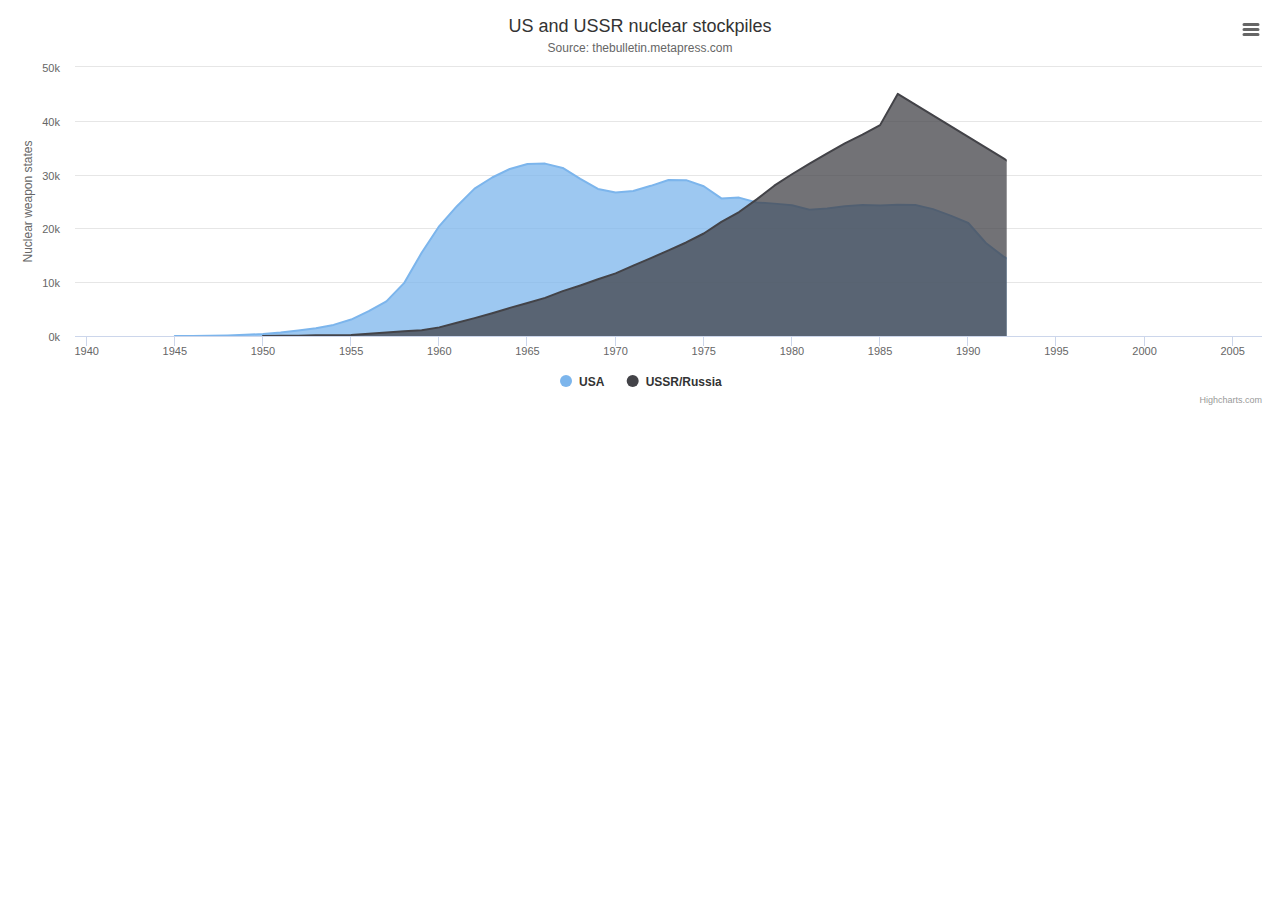
<file: plugins/Highcharts-6.0.1/examples/area-basic/index.htm>
<!DOCTYPE HTML>
<html>
	<head>
		<meta http-equiv="Content-Type" content="text/html; charset=utf-8">
		<title>Highcharts Example</title>

		<style type="text/css">

		</style>
	</head>
	<body>
<script src="../../code/highcharts.js"></script>
<script src="../../code/modules/exporting.js"></script>

<div id="container" style="min-width: 310px; height: 400px; margin: 0 auto"></div>



		<script type="text/javascript">

Highcharts.chart('container', {
    chart: {
        type: 'area'
    },
    title: {
        text: 'US and USSR nuclear stockpiles'
    },
    subtitle: {
        text: 'Source: <a href="http://thebulletin.metapress.com/content/c4120650912x74k7/fulltext.pdf">' +
            'thebulletin.metapress.com</a>'
    },
    xAxis: {
        allowDecimals: false,
        labels: {
            formatter: function () {
                return this.value; // clean, unformatted number for year
            }
        }
    },
    yAxis: {
        title: {
            text: 'Nuclear weapon states'
        },
        labels: {
            formatter: function () {
                return this.value / 1000 + 'k';
            }
        }
    },
    tooltip: {
        pointFormat: '{series.name} produced <b>{point.y:,.0f}</b><br/>warheads in {point.x}'
    },
    plotOptions: {
        area: {
            pointStart: 1940,
            marker: {
                enabled: false,
                symbol: 'circle',
                radius: 2,
                states: {
                    hover: {
                        enabled: true
                    }
                }
            }
        }
    },
    series: [{
        name: 'USA',
        data: [null, null, null, null, null, 6, 11, 32, 110, 235, 369, 640,
            1005, 1436, 2063, 3057, 4618, 6444, 9822, 15468, 20434, 24126,
            27387, 29459, 31056, 31982, 32040, 31233, 29224, 27342, 26662,
            26956, 27912, 28999, 28965, 27826, 25579, 25722, 24826, 24605,
            24304, 23464, 23708, 24099, 24357, 24237, 24401, 24344, 23586,
            22380, 21004, 17287, 14747, 13076, 12555, 12144, 11009, 10950,
            10871, 10824, 10577, 10527, 10475, 10421, 10358, 10295, 10104]
    }, {
        name: 'USSR/Russia',
        data: [null, null, null, null, null, null, null, null, null, null,
            5, 25, 50, 120, 150, 200, 426, 660, 869, 1060, 1605, 2471, 3322,
            4238, 5221, 6129, 7089, 8339, 9399, 10538, 11643, 13092, 14478,
            15915, 17385, 19055, 21205, 23044, 25393, 27935, 30062, 32049,
            33952, 35804, 37431, 39197, 45000, 43000, 41000, 39000, 37000,
            35000, 33000, 31000, 29000, 27000, 25000, 24000, 23000, 22000,
            21000, 20000, 19000, 18000, 18000, 17000, 16000]
    }]
});
		</script>
	</body>
</html>
</file>
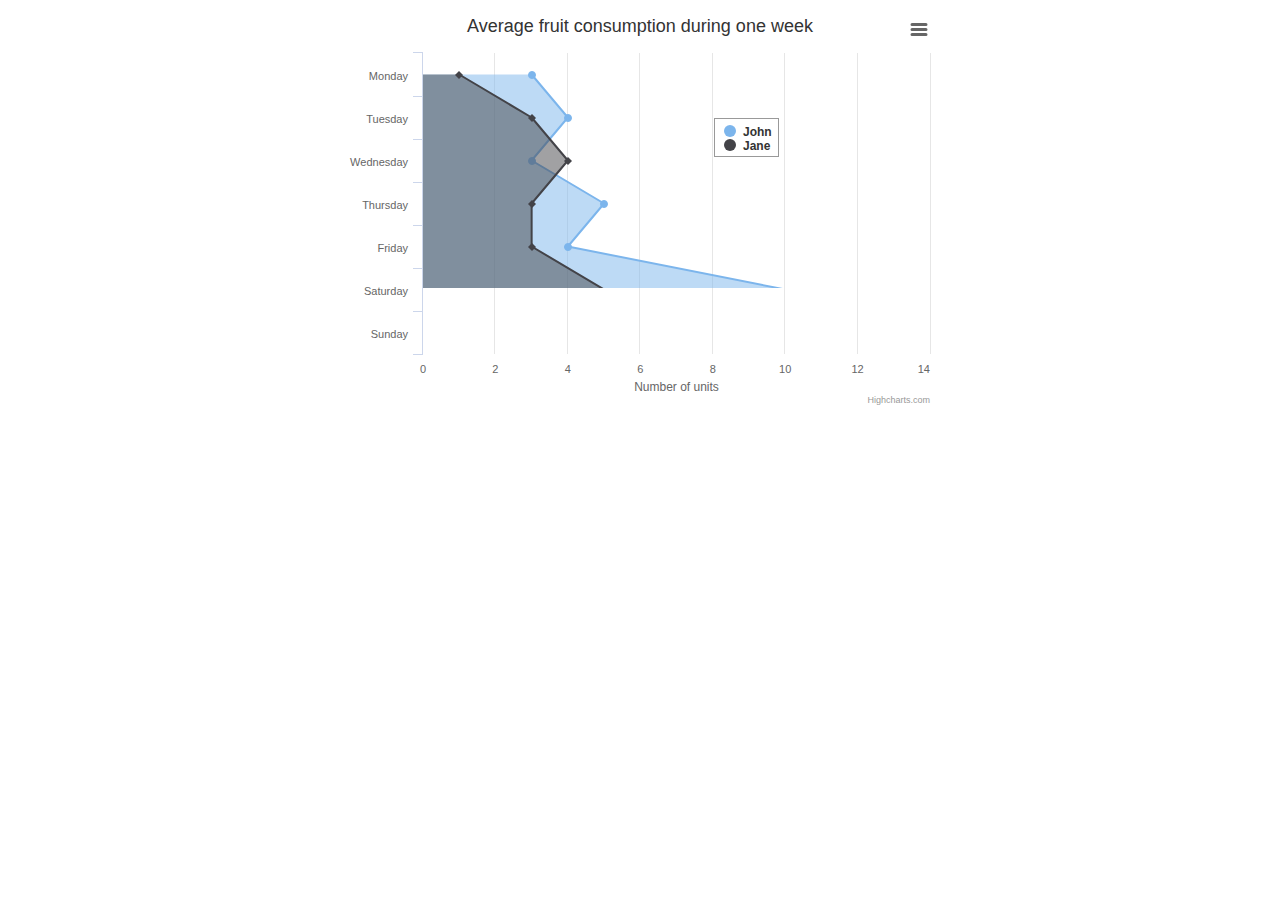
<file: plugins/Highcharts-6.0.1/examples/area-inverted/index.htm>
<!DOCTYPE HTML>
<html>
	<head>
		<meta http-equiv="Content-Type" content="text/html; charset=utf-8">
		<title>Highcharts Example</title>

		<style type="text/css">

		</style>
	</head>
	<body>
<script src="../../code/highcharts.js"></script>
<script src="../../code/modules/exporting.js"></script>

<div id="container" style="min-width: 310px; height: 400px; max-width: 600px; margin: 0 auto"></div>



		<script type="text/javascript">

Highcharts.chart('container', {
    chart: {
        type: 'area',
        inverted: true
    },
    title: {
        text: 'Average fruit consumption during one week'
    },
    subtitle: {
        style: {
            position: 'absolute',
            right: '0px',
            bottom: '10px'
        }
    },
    legend: {
        layout: 'vertical',
        align: 'right',
        verticalAlign: 'top',
        x: -150,
        y: 100,
        floating: true,
        borderWidth: 1,
        backgroundColor: (Highcharts.theme && Highcharts.theme.legendBackgroundColor) || '#FFFFFF'
    },
    xAxis: {
        categories: [
            'Monday',
            'Tuesday',
            'Wednesday',
            'Thursday',
            'Friday',
            'Saturday',
            'Sunday'
        ]
    },
    yAxis: {
        title: {
            text: 'Number of units'
        },
        labels: {
            formatter: function () {
                return this.value;
            }
        },
        min: 0
    },
    plotOptions: {
        area: {
            fillOpacity: 0.5
        }
    },
    series: [{
        name: 'John',
        data: [3, 4, 3, 5, 4, 10, 12]
    }, {
        name: 'Jane',
        data: [1, 3, 4, 3, 3, 5, 4]
    }]
});
		</script>
	</body>
</html>
</file>
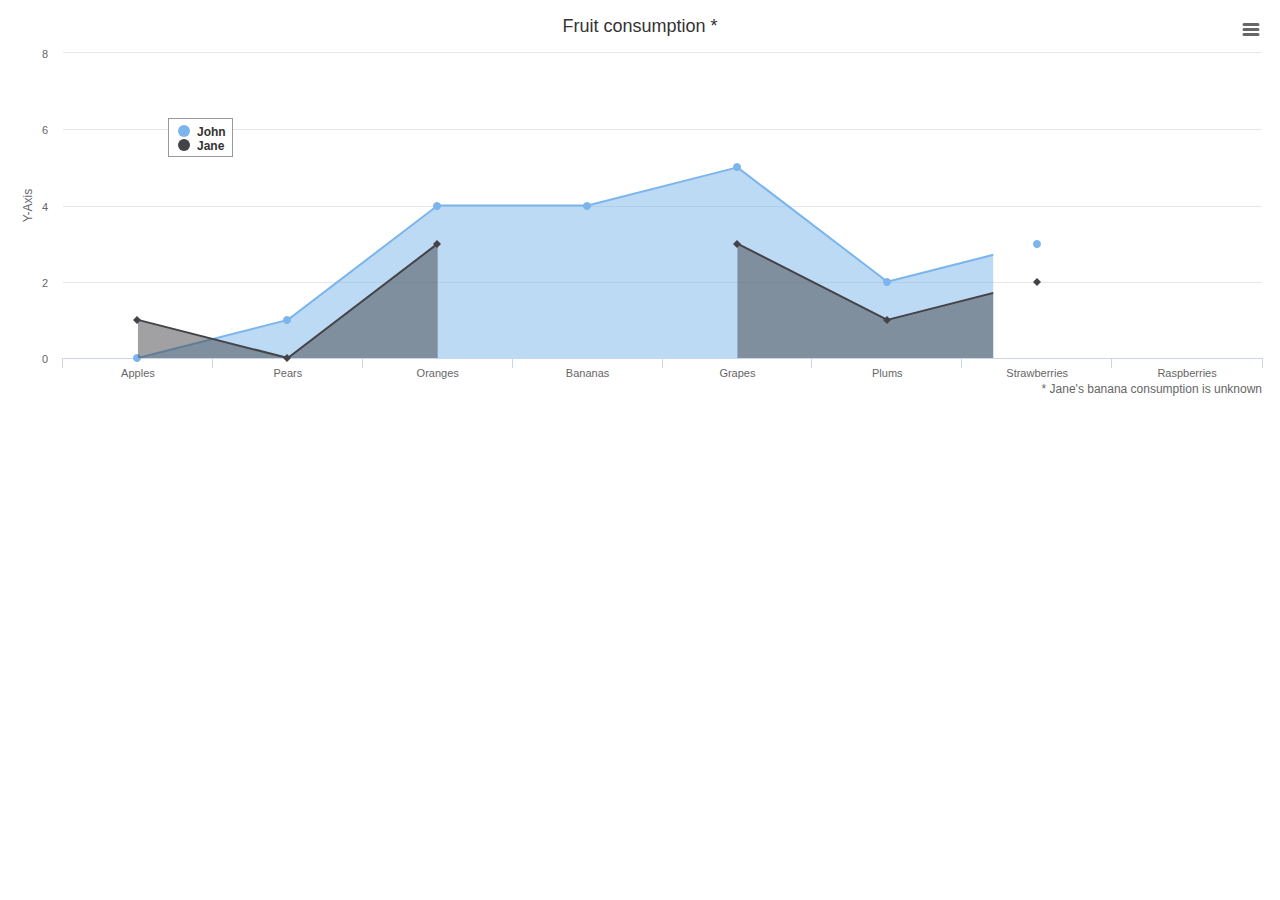
<file: plugins/Highcharts-6.0.1/examples/area-missing/index.htm>
<!DOCTYPE HTML>
<html>
	<head>
		<meta http-equiv="Content-Type" content="text/html; charset=utf-8">
		<title>Highcharts Example</title>

		<style type="text/css">

		</style>
	</head>
	<body>
<script src="../../code/highcharts.js"></script>
<script src="../../code/modules/exporting.js"></script>

<div id="container" style="min-width: 310px; height: 400px; margin: 0 auto"></div>



		<script type="text/javascript">

Highcharts.chart('container', {
    chart: {
        type: 'area',
        spacingBottom: 30
    },
    title: {
        text: 'Fruit consumption *'
    },
    subtitle: {
        text: '* Jane\'s banana consumption is unknown',
        floating: true,
        align: 'right',
        verticalAlign: 'bottom',
        y: 15
    },
    legend: {
        layout: 'vertical',
        align: 'left',
        verticalAlign: 'top',
        x: 150,
        y: 100,
        floating: true,
        borderWidth: 1,
        backgroundColor: (Highcharts.theme && Highcharts.theme.legendBackgroundColor) || '#FFFFFF'
    },
    xAxis: {
        categories: ['Apples', 'Pears', 'Oranges', 'Bananas', 'Grapes', 'Plums', 'Strawberries', 'Raspberries']
    },
    yAxis: {
        title: {
            text: 'Y-Axis'
        },
        labels: {
            formatter: function () {
                return this.value;
            }
        }
    },
    tooltip: {
        formatter: function () {
            return '<b>' + this.series.name + '</b><br/>' +
                this.x + ': ' + this.y;
        }
    },
    plotOptions: {
        area: {
            fillOpacity: 0.5
        }
    },
    credits: {
        enabled: false
    },
    series: [{
        name: 'John',
        data: [0, 1, 4, 4, 5, 2, 3, 7]
    }, {
        name: 'Jane',
        data: [1, 0, 3, null, 3, 1, 2, 1]
    }]
});
		</script>
	</body>
</html>
</file>
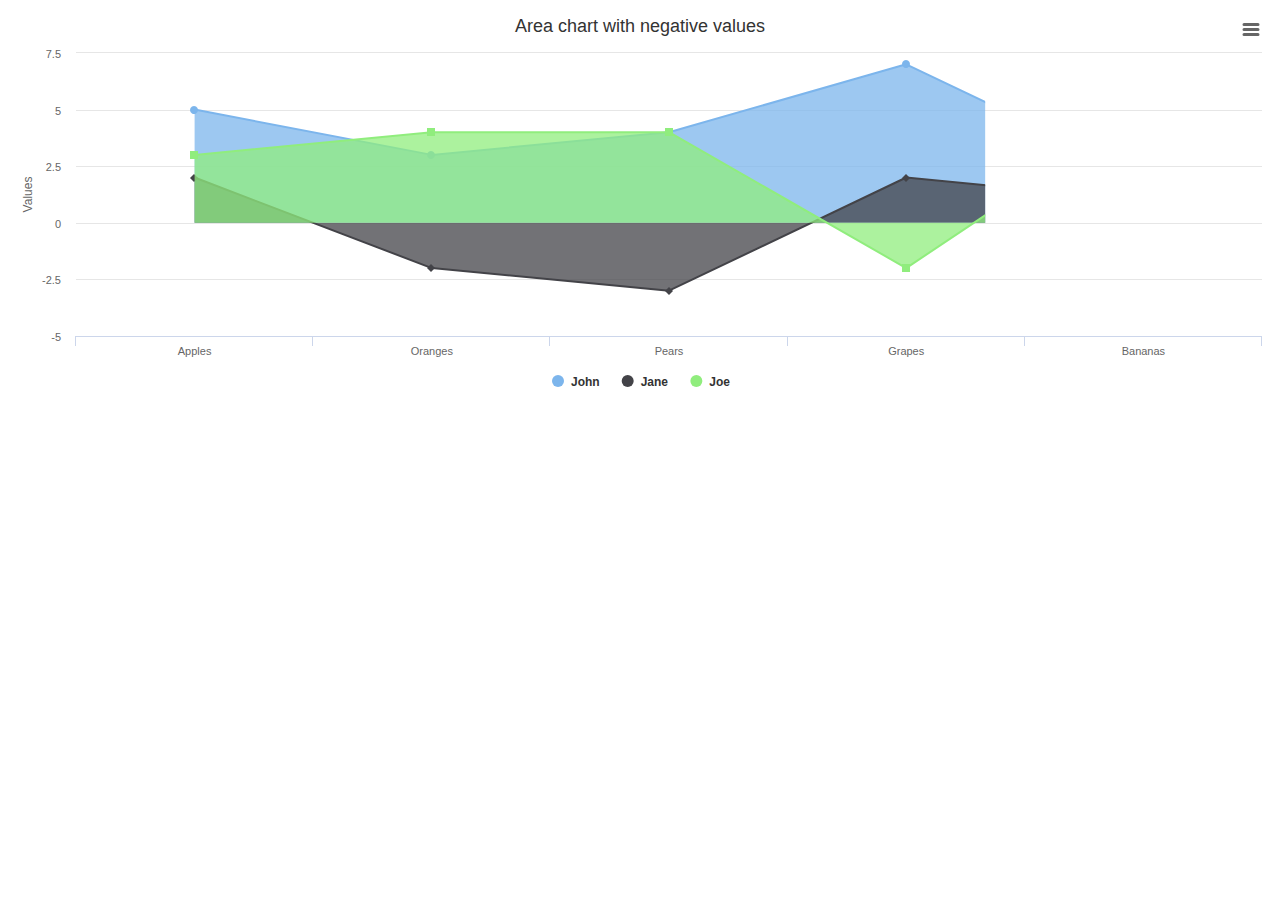
<file: plugins/Highcharts-6.0.1/examples/area-negative/index.htm>
<!DOCTYPE HTML>
<html>
	<head>
		<meta http-equiv="Content-Type" content="text/html; charset=utf-8">
		<title>Highcharts Example</title>

		<style type="text/css">

		</style>
	</head>
	<body>
<script src="../../code/highcharts.js"></script>
<script src="../../code/modules/exporting.js"></script>

<div id="container" style="min-width: 310px; height: 400px; margin: 0 auto"></div>



		<script type="text/javascript">

Highcharts.chart('container', {
    chart: {
        type: 'area'
    },
    title: {
        text: 'Area chart with negative values'
    },
    xAxis: {
        categories: ['Apples', 'Oranges', 'Pears', 'Grapes', 'Bananas']
    },
    credits: {
        enabled: false
    },
    series: [{
        name: 'John',
        data: [5, 3, 4, 7, 2]
    }, {
        name: 'Jane',
        data: [2, -2, -3, 2, 1]
    }, {
        name: 'Joe',
        data: [3, 4, 4, -2, 5]
    }]
});
		</script>
	</body>
</html>
</file>
<file: css/main.css>
.navbar-brand {
  margin: 25px 60px 25px 0; }

.right-side button img {
  width: 40px;
  height: 40px; }

.navbar .right-side .rate-icon:focus {
  outline: none;
  box-shadow: none;
  border: transparent; }
.navbar .right-side .buy-icon:focus {
  outline: none;
  box-shadow: none;
  border: transparent; }
.navbar .right-side .search-icon:focus {
  outline: none;
  box-shadow: none;
  border: transparent; }
.navbar .right-side .address-icon:focus {
  outline: none;
  box-shadow: none;
  border: transparent; }
.navbar .right-side .navbar-toggler {
  outline: none;
  box-shadow: none;
  border: none; }

.more-icon img {
  display: none;
  width: 25px !important;
  height: 25px !important; }

#contactModal .modal-body img {
  width: 100px;
  height: 100px; }

.nav-item {
  padding: 0 10px; }

.nav-link {
  font-weight: 500;
  font-size: 16px;
  line-height: 19px;
  color: #1C1C33; }

a:hover {
  color: #1C1C33;
  text-decoration: none; }

#searchModal input, #rateModal input, #buyModal input, #sale-member input {
  width: 300px;
  height: 46px;
  background-color: #F3F3F3;
  border: none;
  padding: 5px 20px;
  box-sizing: border-box; }

#searchModal input:focus, #rateModal input:focus, #buyModal input:focus {
  outline: 2px solid #BFC8C3; }

#searchModal .btn, #rateModal .btn, #buyModal .btn {
  width: 200px;
  height: 60px;
  background-color: #00D74A;
  color: white;
  font-size: 20px; }

.hr-position {
  display: none; }

.for-search input {
  border: none;
  padding: 0 20px;
  width: 100%;
  display: none; }

.for-search label img {
  display: none; }

.for-search input:focus {
  outline: none; }

.section-one {
  background-color: #FAFAFA; }
  .section-one .buy-icon:focus, .section-one .for-more:hover {
    outline: none;
    box-shadow: none;
    border: transparent; }
  .section-one .sales .buy-icon {
    width: 197px;
    height: 55px;
    box-shadow: 0 7px 15px rgba(9, 204, 102, 0.33);
    border-radius: 4px;
    background-color: #00D74A; }

.carousel-item {
  display: block; }

.owl-prev span, .owl-next span {
  display: none; }

#carouselOne .owl-next {
  height: 21px;
  width: 12px;
  position: absolute;
  right: -15%;
  top: 49%;
  background-image: url("../images/next.png"); }
  #carouselOne .owl-next:hover {
    border: none;
    box-shadow: none;
    outline: none;
    background-color: transparent; }
  #carouselOne .owl-next:focus {
    border: none;
    box-shadow: none;
    outline: none;
    background-color: transparent; }
#carouselOne .owl-dots .owl-dot:focus {
  border-color: transparent;
  outline: none;
  box-shadow: none; }

#carouselOne .owl-prev {
  height: 21px;
  width: 12px;
  position: absolute;
  left: -120%;
  top: 49%;
  background-image: url("../images/mock-prev.png"); }
  #carouselOne .owl-prev:hover {
    border: none;
    box-shadow: none;
    outline: none;
    background-color: transparent; }
  #carouselOne .owl-prev:focus {
    border: none;
    box-shadow: none;
    outline: none;
    background-color: transparent; }

.all .title {
  font-weight: 600;
  font-size: 80px;
  line-height: 85px;
  letter-spacing: -0.02em;
  color: #1C1C33; }

.all .comment {
  font-size: 20px;
  line-height: 30px;
  color: #1C1C33;
  margin-top: 17px; }

#thanksModal .btn, #searchModal .btn, #rateModal .btn, #sale-member .btn {
  height: 60px;
  background-color: #00D74A;
  color: white;
  font-weight: 500;
  font-size: 20px;
  line-height: 26px; }

.section-two, .section-four, .section-six {
  background-color: #E5E5E5; }

.section-title {
  font-weight: bold;
  font-size: 40px;
  line-height: 48px;
  letter-spacing: -0.03em;
  color: #1C1C33; }

.section-two {
  padding-top: 65px; }
  .section-two .card {
    background-color: #E5E5E5;
    border: none; }
  .section-two .for-more:focus {
    box-shadow: none; }
  .section-two .iron-img {
    height: 96.8%;
    position: relative;
    overflow: hidden; }
    .section-two .iron-img:hover .overlay {
      top: 0; }
    .section-two .iron-img img {
      width: 99%;
      height: 100%; }
    .section-two .iron-img .overlay {
      padding-top: 30%;
      width: 100%;
      height: 100%;
      background-color: rgba(0, 0, 0, 0.6);
      position: absolute;
      top: -100%;
      transition: 0.5s linear;
      text-align: center; }
      .section-two .iron-img .overlay .sale {
        font-weight: 500;
        font-size: 44px;
        line-height: 53px;
        letter-spacing: -0.02em;
        color: #00D74A; }
      .section-two .iron-img .overlay .btn {
        width: 180px;
        height: 56px;
        background: #09CC66;
        border-radius: 4px;
        font-weight: 500;
        font-size: 24px;
        line-height: 29px;
        color: #FFFFFF;
        margin-top: 20px; }
        .section-two .iron-img .overlay .btn:focus {
          box-shadow: none; }
      .section-two .iron-img .overlay .mebel-type-text {
        font-weight: 500;
        font-size: 44px;
        line-height: 53px;
        letter-spacing: -0.02em;
        color: #FFFFFF;
        margin-top: 100px; }
  .section-two .phone-img {
    padding-bottom: 30px;
    position: relative;
    overflow: hidden; }
    .section-two .phone-img:hover .overlay {
      top: 0; }
    .section-two .phone-img img {
      width: 100%; }
    .section-two .phone-img .overlay {
      text-align: center;
      width: 100%;
      height: 92%;
      background-color: rgba(0, 0, 0, 0.6);
      position: absolute;
      top: -100%;
      transition: 0.5s linear; }
      .section-two .phone-img .overlay .sale {
        padding-top: 18%;
        font-weight: 400;
        font-size: 34px;
        line-height: 43px;
        text-align: center;
        letter-spacing: -0.02em;
        color: #00D74A; }
      .section-two .phone-img .overlay .btn {
        font-weight: 400;
        font-size: 20px;
        line-height: 25px;
        color: #FFFFFF;
        width: 150px;
        height: 46px;
        background: #09CC66;
        border-radius: 4px;
        margin-top: 10px; }
        .section-two .phone-img .overlay .btn:focus {
          box-shadow: none; }
      .section-two .phone-img .overlay .mebel-type-text {
        margin-top: 70px;
        font-weight: 500;
        font-size: 24px;
        line-height: 29px;
        letter-spacing: -0.02em;
        color: #FFFFFF; }
  .section-two .to-see-more {
    margin-top: 21px;
    margin-bottom: 80px;
    width: 100%;
    display: flex;
    justify-content: center; }
    .section-two .to-see-more .btn {
      width: 180px;
      height: 56px;
      background: #09CC66;
      box-shadow: 0 7px 15px rgba(9, 204, 102, 0.33);
      border-radius: 4px; }

.section-three {
  padding-top: 80px;
  margin-bottom: 74px; }
  .section-three .element1 img {
    width: 80px;
    height: 80px;
    margin-bottom: 24px; }
  .section-three .element1 .definition {
    font-weight: 500;
    font-size: 18px;
    line-height: 32px;
    letter-spacing: -0.02em;
    color: #1C1C33; }

.section-four {
  padding-top: 102px; }
  .section-four .section-heading {
    margin-bottom: 30px; }
    .section-four .section-heading .for-more:focus {
      box-shadow: none; }
  .section-four .to-see-more {
    margin-top: 30px;
    padding-bottom: 112px; }
    .section-four .to-see-more .btn {
      width: 204px;
      height: 56px;
      background: #09CC66;
      box-shadow: 0 7px 15px rgba(9, 204, 102, 0.33);
      border-radius: 4px; }
  .section-four .card-text {
    font-weight: 500;
    font-size: 16px;
    line-height: 26px;
    color: #1C1C33; }
  .section-four .value {
    margin-top: 12px; }
    .section-four .value a {
      font-weight: bold;
      font-size: 14px;
      line-height: 26px;
      color: #868686;
      border-bottom: 1px dashed #868686; }
  .section-four .price {
    margin-top: 43px;
    font-weight: bold;
    font-size: 22px;
    line-height: 30px;
    letter-spacing: -0.02em;
    color: #1C1C33; }
  .section-four .last-info .likes {
    width: 122px;
    height: 50px;
    background-image: url("../images/circle.png"); }
    .section-four .last-info .likes .rate-icon:focus {
      box-shadow: none; }
    .section-four .last-info .likes .scale {
      cursor: pointer; }
  .section-four .card {
    border-radius: 4px;
    transition: 0.3s linear; }
    .section-four .card:hover {
      box-shadow: 0 50px 86px rgba(151, 150, 150, 0.51); }
    .section-four .card .green {
      background-image: url("../images/green.png"); }
      .section-four .card .green .buy-icon:focus {
        box-shadow: none; }

.section-five {
  padding-top: 80px; }
  .section-five .for-more:focus {
    box-shadow: none; }
  .section-five .brands {
    margin-top: 100px;
    padding-bottom: 160px; }
    .section-five .brands .royal-img {
      margin-left: 120px; }

.section-six {
  padding: 135px 0; }
  .section-six .left-btn {
    height: 80px;
    background: #09CC66;
    border-radius: 4px; }
    .section-six .left-btn:hover {
      box-shadow: 0 7px 15px rgba(9, 204, 102, 0.33); }
    .section-six .left-btn:focus {
      box-shadow: none; }
    .section-six .left-btn a {
      font-weight: 500;
      font-size: 20px;
      line-height: 26px;
      color: #FFFFFF; }
  .section-six .right-btn {
    height: 80px;
    background: #F5DF0A;
    border-radius: 4px;
    font-weight: 500;
    font-size: 20px;
    line-height: 26px;
    color: #FFFFFF; }
    .section-six .right-btn:hover {
      box-shadow: 0 7px 15px rgba(245, 223, 10, 0.32); }
    .section-six .right-btn:focus {
      box-shadow: none; }

footer {
  padding: 50px 0 57px 0; }
  footer .footer-header {
    font-weight: bold;
    font-size: 16px;
    line-height: 26px;
    letter-spacing: -0.02em;
    color: #1C1C33;
    margin-bottom: 32px; }
  footer .col-md-7 a {
    display: block;
    padding-bottom: 24px;
    font-size: 16px;
    line-height: 26px;
    color: #1C1C33;
    opacity: 0.3;
    transition: 0.3s; }
    footer .col-md-7 a:hover {
      opacity: 1; }
  footer .footer-text {
    margin-top: 25px;
    font-weight: 500;
    font-size: 12px;
    line-height: 26px;
    color: #919193; }
  footer .for-apps {
    padding: 0 0 0 130px; }
    footer .for-apps .scanner {
      display: flex;
      align-items: center; }
      footer .for-apps .scanner .scan-img {
        margin-right: 11px; }
      footer .for-apps .scanner .download-text {
        font-weight: bold;
        font-size: 24px;
        line-height: 32px;
        letter-spacing: -0.02em;
        color: #1C1C33; }
    footer .for-apps .scanner1 {
      margin-top: 24px;
      display: flex;
      align-items: center;
      justify-content: space-between; }
    footer .for-apps .scanner2 {
      margin-top: 84px;
      display: flex;
      justify-content: space-between; }
    footer .for-apps .btn {
      margin-top: 80px;
      height: 64px;
      background-color: #919193;
      border-radius: 4px;
      font-weight: 500;
      font-size: 14px;
      line-height: 26px;
      color: #FFFFFF; }
      footer .for-apps .btn:focus {
        box-shadow: none; }

@media (max-width: 576px) {
  .search-icon, .address-icon {
    display: none; }

  .more-icon img {
    display: inline-block; }

  .left-side {
    display: block !important; }

  .right-side {
    position: absolute;
    right: 0;
    top: 40px; }

  .navbar-brand img {
    height: 53px;
    width: 51px;
    margin-top: 10px; }

  #searchModal input, #rateModal input, #buyModal input {
    width: 80%;
    height: 35px;
    background-color: #F3F3F3;
    border: none;
    padding: 5px 20px;
    box-sizing: border-box;
    display: block;
    margin-top: -15px; }

  #searchModal .btn, #rateModal .btn, #buyModal .btn {
    width: 130px;
    height: 40px;
    background-color: #09CC66;
    color: white;
    font-size: 18px; }

  .hr-position {
    display: block; }

  .for-search input, .for-search label img {
    display: inline-block; }

  .section-one {
    margin-top: -16px; }
    .section-one .all {
      margin: 1px auto; }
      .section-one .all .title {
        padding-top: 30px;
        font-weight: bold;
        font-size: 37px;
        line-height: 40px;
        text-align: center !important;
        letter-spacing: -0.02em;
        color: #1C1C33; }
    .section-one .comment {
      font-size: 16px;
      line-height: 29px;
      text-align: center;
      color: #1C1C33; }
    .section-one .sales {
      margin-top: 40px;
      display: flex;
      align-items: center;
      justify-content: center;
      flex-direction: column; }
      .section-one .sales .for-more {
        padding: 30px 0; }
    .section-one .buy-icon {
      width: 197px;
      height: 55px;
      box-shadow: 0 7px 15px rgba(9, 204, 102, 0.33);
      border-radius: 4px; }

  #carouselOne .owl-next {
    right: -2%;
    top: 34%; }

  #carouselOne .owl-prev {
    position: absolute;
    left: -2%;
    top: 34%; }

  .owl-dots {
    position: absolute;
    top: 93%;
    left: 0;
    right: 0; }

  .section-heading .section-title {
    font-size: 30px;
    line-height: 36px; }

  .section-two .iron-img {
    height: 100%;
    padding-bottom: 23px; }
    .section-two .iron-img .overlay {
      height: 93%; }
      .section-two .iron-img .overlay .sale {
        font-weight: 400;
        font-size: 34px;
        line-height: 43px; }
      .section-two .iron-img .overlay .btn {
        width: 160px;
        height: 56px;
        font-weight: 400;
        font-size: 20px;
        line-height: 33px; }
      .section-two .iron-img .overlay .mebel-type-text {
        font-weight: bold;
        font-size: 25px;
        line-height: 20px;
        margin-top: 50px; }
    .section-two .iron-img img {
      width: 99%;
      height: 100%; }
  .section-two .phone-img {
    padding-bottom: 30px; }
    .section-two .phone-img .overlay {
      height: 95%; }
    .section-two .phone-img img {
      width: 100%; }
  .section-two .to-see-more {
    margin-top: 0; }

  .section-three .row .col-sm-3 {
    padding: 0; }
  .section-three .element1 {
    text-align: center;
    margin-bottom: 30px; }

  .section-four {
    padding-top: 80px; }
    .section-four .card {
      margin-bottom: 20px;
      text-align: center; }

  .section-five {
    padding-top: 40px; }
    .section-five .brands {
      padding-bottom: 60px; }
      .section-five .brands .royal-img {
        margin-left: 0; }
      .section-five .brands .col-md-3 {
        display: flex;
        justify-content: center;
        align-items: center;
        padding-bottom: 50px; }
        .section-five .brands .col-md-3:last-child {
          padding-bottom: 0; }

  .section-six {
    padding: 80px 0 137px 0; }
    .section-six .left-btn {
      margin-bottom: 25px; }

  footer .options a {
    padding-right: 45px;
    display: inline-block;
    padding-bottom: 16px; }
  footer h3 {
    font-weight: bold;
    font-size: 24px;
    line-height: 32px;
    letter-spacing: -0.02em;
    color: #1C1C33; }
  footer .for-apps {
    padding: 0; }
    footer .for-apps .scanner1 {
      margin-top: 11px; }
    footer .for-apps .scanner2 {
      margin-top: 59px;
      display: flex;
      justify-content: space-between; }
    footer .for-apps .btn {
      margin-top: 60px;
      height: 64px;
      background-color: #919193;
      border-radius: 4px;
      font-weight: 500;
      font-size: 14px;
      line-height: 26px;
      color: #FFFFFF; }
      footer .for-apps .btn:focus {
        box-shadow: none; } }

/*# sourceMappingURL=main.css.map */
</file>
<file: amaliyot by Doston aka/amaliyot/css/main.css>
::-webkit-scrollbar {
  width: 5px; }

/* Track */
::-webkit-scrollbar-track {
  background: #e8e8e8; }

::-webkit-scrollbar-thumb {
  background: #00D74A; }

.w-85 {
  width: 85%; }

header .connect-btn, .section-one .tab-content .tab-pane .pane-footer .payment-btn {
  width: 233px;
  height: 72px;
  background-color: #00D74A;
  border-radius: 10px;
  font-weight: 500;
  font-size: 24px;
  line-height: 29px;
  color: white;
  border: none; }
  header .connect-btn:focus, .section-one .tab-content .tab-pane .pane-footer .payment-btn:focus {
    outline: none; }

.section-one .title, .section-two .title {
  font-weight: bold;
  font-size: 40px;
  line-height: 48px; }

.icon {
  width: 15px;
  height: 15px;
  display: inline-block;
  background-color: #B3B3B3;
  transition: 0.5s linear;
  mask-size: 90%;
  mask-position: center center;
  mask-repeat: no-repeat;
  -webkit-mask-size: 90%;
  -webkit-mask-position: center center;
  -webkit-mask-repeat: no-repeat; }

.icon-map {
  mask-image: url("../images/map.svg");
  -webkit-mask-image: url("../images/map.svg"); }

.icon-payment {
  mask-image: url("../images/payment.svg");
  -webkit-mask-image: url("../images/payment.svg"); }

.icon-language {
  mask-image: url("../images/language.svg");
  -webkit-mask-image: url("../images/language.svg"); }

.icon-faq {
  mask-image: url("../images/faq.svg");
  -webkit-mask-image: url("../images/faq.svg"); }

.icon-mobile {
  mask-image: url("../images/mobile.svg");
  -webkit-mask-image: url("../images/mobile.svg");
  background-color: black;
  width: 12px;
  height: 17px; }

.icon-tv {
  mask-image: url("../images/tv.svg");
  -webkit-mask-image: url("../images/tv.svg");
  background-color: black;
  width: 17px;
  height: 17px; }

.icon-internet {
  mask-image: url("../images/internet.svg");
  -webkit-mask-image: url("../images/internet.svg");
  background-color: black;
  width: 18px;
  height: 15px; }

.top-menu {
  background-color: #F6F6F6; }
  .top-menu .left-side .nav .nav-item .nav-link, .top-menu .right-side .nav .nav-item .nav-link {
    font-weight: 500;
    font-size: 14px;
    line-height: 17px;
    color: #B3B3B3;
    margin: 0 16px;
    padding: 20px 0 15px 0;
    transition: 0.5s linear;
    border-bottom: 2px solid transparent; }
    .top-menu .left-side .nav .nav-item .nav-link:hover, .top-menu .right-side .nav .nav-item .nav-link:hover {
      color: #00D74A;
      border-bottom: 2px solid #00D74A; }
  .top-menu .right-side .nav .nav-item {
    display: flex;
    align-items: center;
    margin: 0 16px; }
    .top-menu .right-side .nav .nav-item:hover .nav-link {
      color: black;
      border-bottom: 2px solid transparent; }
    .top-menu .right-side .nav .nav-item:hover .icon {
      background-color: black; }
    .top-menu .right-side .nav .nav-item .nav-link {
      margin: 0;
      font-weight: normal; }
    .top-menu .right-side .nav .nav-item .icon {
      margin-right: 10px; }

.navbar .nav-item {
  margin-right: 40px; }
  .navbar .nav-item:last-child {
    margin-right: 0; }
  .navbar .nav-item .nav-link {
    font-weight: 500;
    font-size: 16px;
    line-height: 19px;
    color: black;
    transition: 0.5s linear; }
    .navbar .nav-item .nav-link:hover {
      color: #00D74A; }

header {
  background-color: #475463; }
  header .title {
    padding-top: 88px;
    font-weight: bold;
    font-size: 52px;
    line-height: 62px;
    color: white;
    margin-bottom: 42px; }
  header .bonus .trafic {
    font-weight: 800;
    font-size: 32px;
    line-height: 38px;
    color: #00D74A; }
  header .bonus .text {
    color: white;
    font-weight: 500;
    font-size: 16px;
    line-height: 19px; }
  header .connect-btn {
    margin: 72px 0 33px 0; }
  header .operator {
    padding-top: 54px;
    z-index: 2;
    position: relative; }
  header .header-img {
    position: absolute;
    top: 0;
    right: 4%; }
  header .owl-theme .owl-dots {
    position: absolute;
    right: -74%;
    top: 45%; }
    header .owl-theme .owl-dots .owl-dot {
      display: block !important; }
      header .owl-theme .owl-dots .owl-dot:focus {
        outline: none; }
      header .owl-theme .owl-dots .owl-dot span {
        width: 10px;
        height: 25px; }
    header .owl-theme .owl-dots .active span {
      background-color: #00D74A !important; }

.section-one {
  background-color: #F6F6F6;
  padding: 142px 0 150px 0; }
  .section-one .title {
    margin-bottom: 24px; }
  .section-one .col-md-4 .card {
    height: 436px;
    border: 1px solid red;
    margin-top: 14px;
    padding: 30px 33px; }
    .section-one .col-md-4 .card .title {
      font-weight: 600;
      font-size: 24px;
      line-height: 29px;
      margin-bottom: 36px; }
    .section-one .col-md-4 .card .nav {
      border-bottom: 1.5px solid rgba(0, 0, 0, 0.3); }
      .section-one .col-md-4 .card .nav .nav-item .nav-link {
        font-weight: 500;
        font-size: 14px;
        line-height: 17px;
        color: black;
        transition: 0.5s linear;
        padding-bottom: 16px;
        border-bottom: 1.5px solid transparent;
        display: flex;
        align-items: center; }
        .section-one .col-md-4 .card .nav .nav-item .nav-link .icon {
          margin-right: 10px; }
        .section-one .col-md-4 .card .nav .nav-item .nav-link:hover {
          color: #00D74A;
          border-bottom: 1.5px solid #00D74A; }
          .section-one .col-md-4 .card .nav .nav-item .nav-link:hover .icon {
            background-color: #00D74A; }
        .section-one .col-md-4 .card .nav .nav-item .nav-link:nth-child(1) {
          padding-left: 0; }
        .section-one .col-md-4 .card .nav .nav-item .nav-link:last-child {
          padding-right: 0; }
      .section-one .col-md-4 .card .nav .nav-item .active {
        color: #00D74A;
        border-bottom: 1.5px solid #00D74A; }
        .section-one .col-md-4 .card .nav .nav-item .active .icon {
          background-color: #00D74A; }
  .section-one .flex-col {
    display: flex;
    flex-direction: column;
    padding: 0 8px; }
    .section-one .flex-col .card {
      margin-top: 14px;
      height: 211px;
      border: 1px solid red;
      padding: 30px 40px 0 40px; }
      .section-one .flex-col .card .circle {
        width: 80px;
        height: 80px;
        background-color: #F2FDF6;
        border: 1px solid red;
        border-radius: 50%;
        display: flex;
        justify-content: center;
        align-items: center;
        margin: 0 auto; }
        .section-one .flex-col .card .circle img {
          width: 60%; }
      .section-one .flex-col .card .text {
        text-align: center;
        font-weight: 500;
        font-size: 16px;
        line-height: 24px;
        margin-top: 25px; }
  .section-one .tab-content .tab-pane {
    margin-top: 59px; }
    .section-one .tab-content .tab-pane input {
      margin-top: 32px;
      border-left: transparent;
      border-right: transparent;
      border-top: transparent;
      border-bottom: 2px solid black;
      border-radius: 0;
      padding-left: 0;
      font-weight: 500;
      font-size: 24px;
      line-height: 29px;
      color: black;
      padding-right: 50px;
      box-sizing: border-box; }
      .section-one .tab-content .tab-pane input::placeholder {
        color: black; }
      .section-one .tab-content .tab-pane input:focus {
        box-shadow: none; }
    .section-one .tab-content .tab-pane .uzs {
      position: absolute;
      right: 0;
      top: 10px;
      font-weight: 500;
      font-size: 24px;
      line-height: 29px;
      text-transform: uppercase; }
    .section-one .tab-content .tab-pane .pane-footer {
      display: flex;
      margin-top: 40px;
      align-items: center; }
      .section-one .tab-content .tab-pane .pane-footer .payment-btn {
        width: 158px;
        height: 50px;
        font-weight: 500;
        font-size: 18px;
        line-height: 21px; }
      .section-one .tab-content .tab-pane .pane-footer .faq-text {
        font-weight: 500;
        font-size: 13px;
        line-height: 18px;
        margin-left: 25px; }

.section-two {
  padding-top: 150px;
  margin-bottom: 50px; }
  .section-two select {
    font-weight: 600;
    font-size: 24px;
    line-height: 29px;
    border: none; }
    .section-two select:focus {
      outline: none;
      box-shadow: none; }
  .section-two .map {
    height: 640px;
    margin-top: 30px; }
    .section-two .map iframe {
      width: 100%;
      height: 640px;
      border: none !important; }

footer .footer-title {
  font-weight: 600;
  font-size: 20px;
  line-height: 24px;
  margin-bottom: 40px; }
footer .main-footer {
  display: flex;
  justify-content: space-between; }
  footer .main-footer .connect-footer .for-text {
    margin-left: 11px; }
    footer .main-footer .connect-footer .for-text .number {
      font-weight: bold;
      font-size: 20px;
      line-height: 24px; }
      footer .main-footer .connect-footer .for-text .number a {
        color: black; }
        footer .main-footer .connect-footer .for-text .number a:hover {
          text-decoration: none; }
    footer .main-footer .connect-footer .for-text .text {
      margin-top: 6px;
      color: rgba(0, 0, 0, 0.3);
      font-weight: normal;
      font-size: 14px;
      line-height: 17px;
      margin-bottom: 38px; }
  footer .main-footer .footer-menu .nav .nav-item {
    margin-top: 30px; }
    footer .main-footer .footer-menu .nav .nav-item .nav-link {
      color: black;
      font-weight: normal;
      font-size: 16px;
      line-height: 19px;
      padding: 0;
      transition: 0.5s linear; }
      footer .main-footer .footer-menu .nav .nav-item .nav-link:hover {
        color: #00D74A; }
  footer .main-footer .footer-menu .nav .nav-item:first-child {
    margin-top: 0; }
footer .app {
  margin-top: 64px; }
  footer .app .app-title {
    font-weight: 600;
    font-size: 20px;
    line-height: 24px;
    letter-spacing: -0.02em;
    margin-bottom: 19px; }
footer .mobile-footer {
  display: none; }

.mobile-search {
  display: none; }

@media (max-width: 576px) {
  .top-menu {
    background-color: #F6F6F6;
    display: none; }

  .navbar .navbar-toggler:focus {
    outline: none; }
  .navbar .nav-item {
    margin-right: 0;
    text-align: center; }
  .navbar .desktop-search {
    display: none; }
  .navbar .mobile-search {
    display: block;
    position: absolute;
    top: 20px;
    right: 20%; }

  header .title {
    padding-top: 56px;
    font-size: 36px;
    line-height: 50px;
    margin-bottom: 69px;
    text-align: center; }
  header .bonus, header .operator, header .header-img {
    display: none; }
  header .connect-btn {
    margin: 0 auto 50px auto;
    display: block; }
  header .owl-theme .owl-dots {
    position: relative;
    right: 0;
    bottom: 16px; }
    header .owl-theme .owl-dots .owl-dot {
      display: inline-block !important; }
      header .owl-theme .owl-dots .owl-dot span {
        width: 25px;
        height: 10px; }

  .section-one {
    padding-bottom: 0; }
    .section-one .title {
      font-size: 24px;
      line-height: 29px; }
    .section-one .col-md-4 {
      padding: 0 15px !important; }
    .section-one .flex-col {
      padding: 0 15px !important;
      flex-direction: row; }
      .section-one .flex-col .card {
        width: 50%; }
      .section-one .flex-col .card:first-child {
        margin-right: 8px; }
      .section-one .flex-col .card:last-child {
        margin-left: 8px; }

  .section-two {
    background-color: #F6F6F6;
    padding-top: 64px;
    margin-bottom: 45px; }
    .section-two .title {
      font-size: 24px;
      line-height: 29px; }
    .section-two .mobile-select {
      display: block !important; }
    .section-two select {
      margin-top: 24px; }
    .section-two .map {
      height: 400px; }
      .section-two .map iframe {
        height: 400px; }

  footer .desktop-footer {
    display: none; }
  footer .mobile-footer {
    display: block; }
    footer .mobile-footer .app {
      margin-top: 0; }
    footer .mobile-footer .for-text {
      font-weight: bold;
      font-size: 20px;
      line-height: 24px;
      margin-left: 10px; }
      footer .mobile-footer .for-text a {
        color: black; }
    footer .mobile-footer .my-collapse {
      background-color: rgba(0, 0, 0, 0.3);
      padding: 12px 10px;
      margin-top: 32px;
      border-radius: 10px;
      font-weight: 500;
      font-size: 20px;
      line-height: 24px; }
    footer .mobile-footer .nav-link {
      color: black;
      padding-left: 0 !important; } }

/*# sourceMappingURL=main.css.map */
</file>
